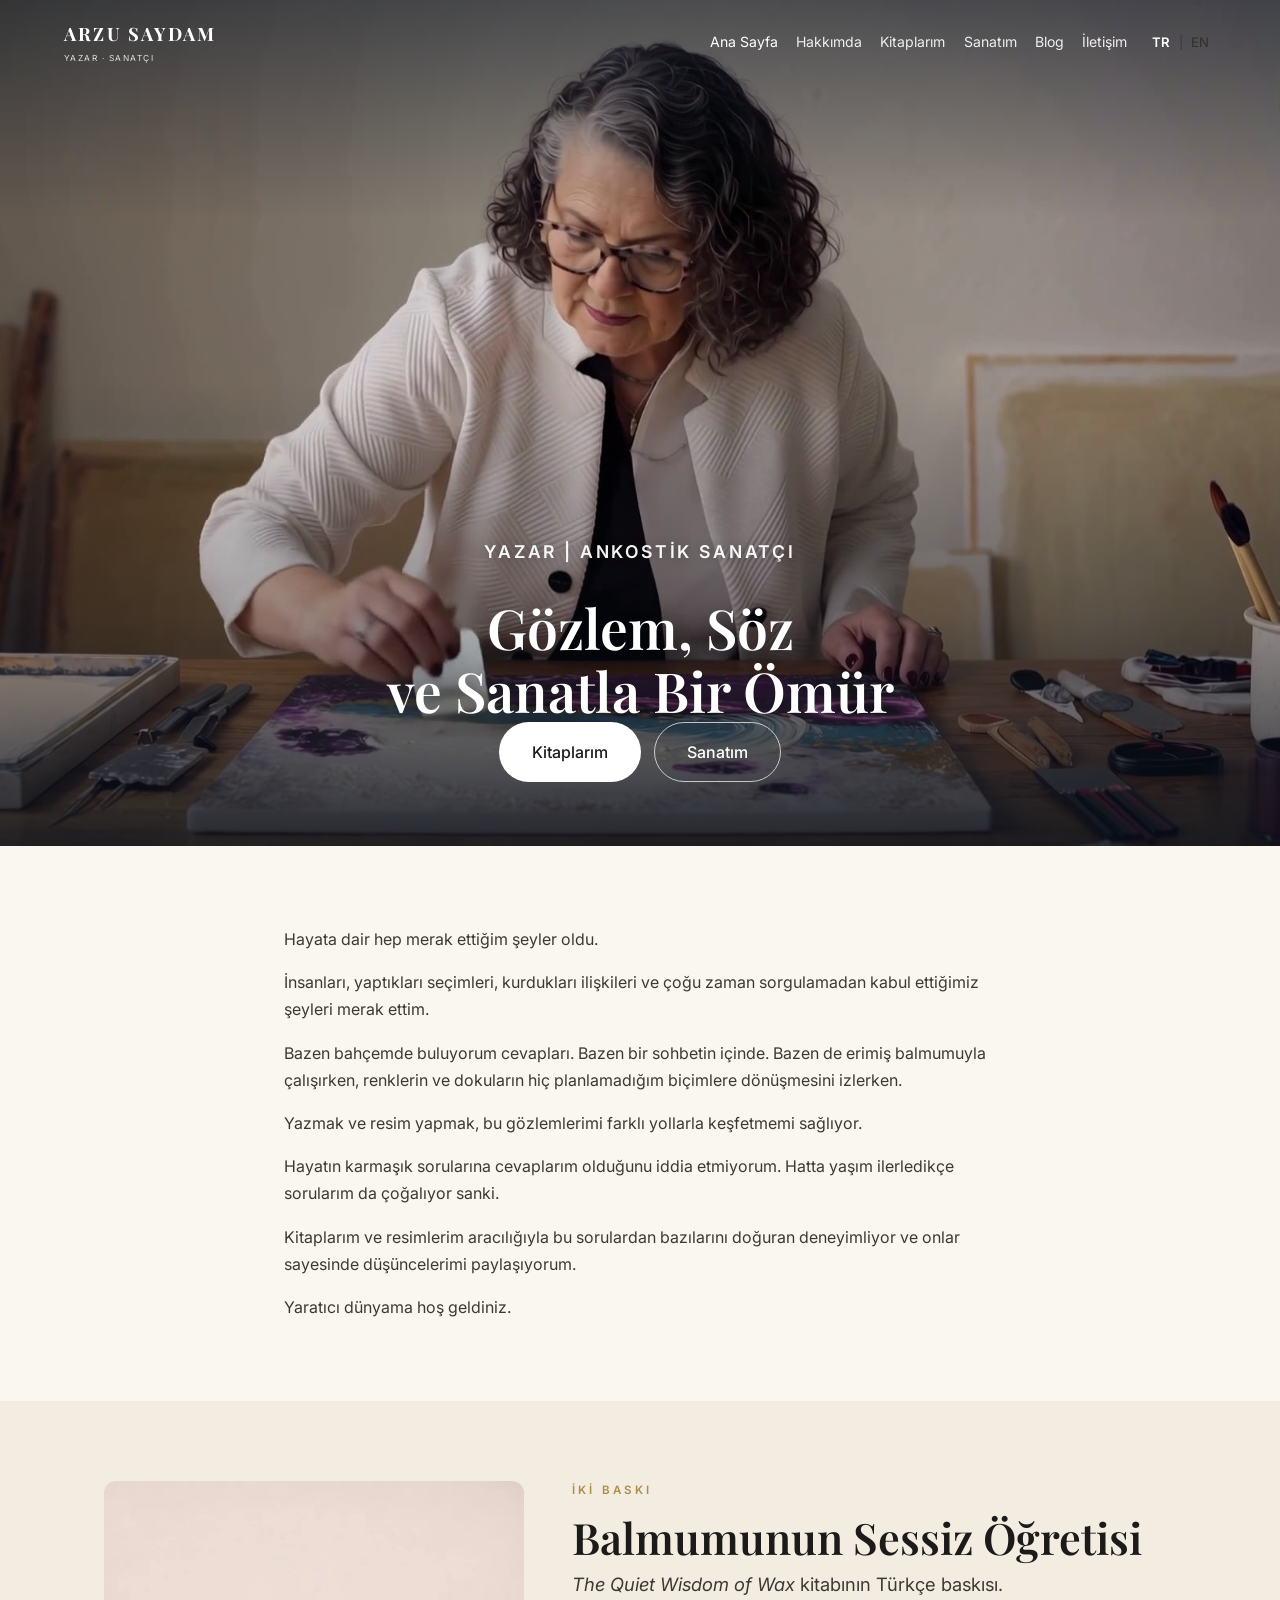
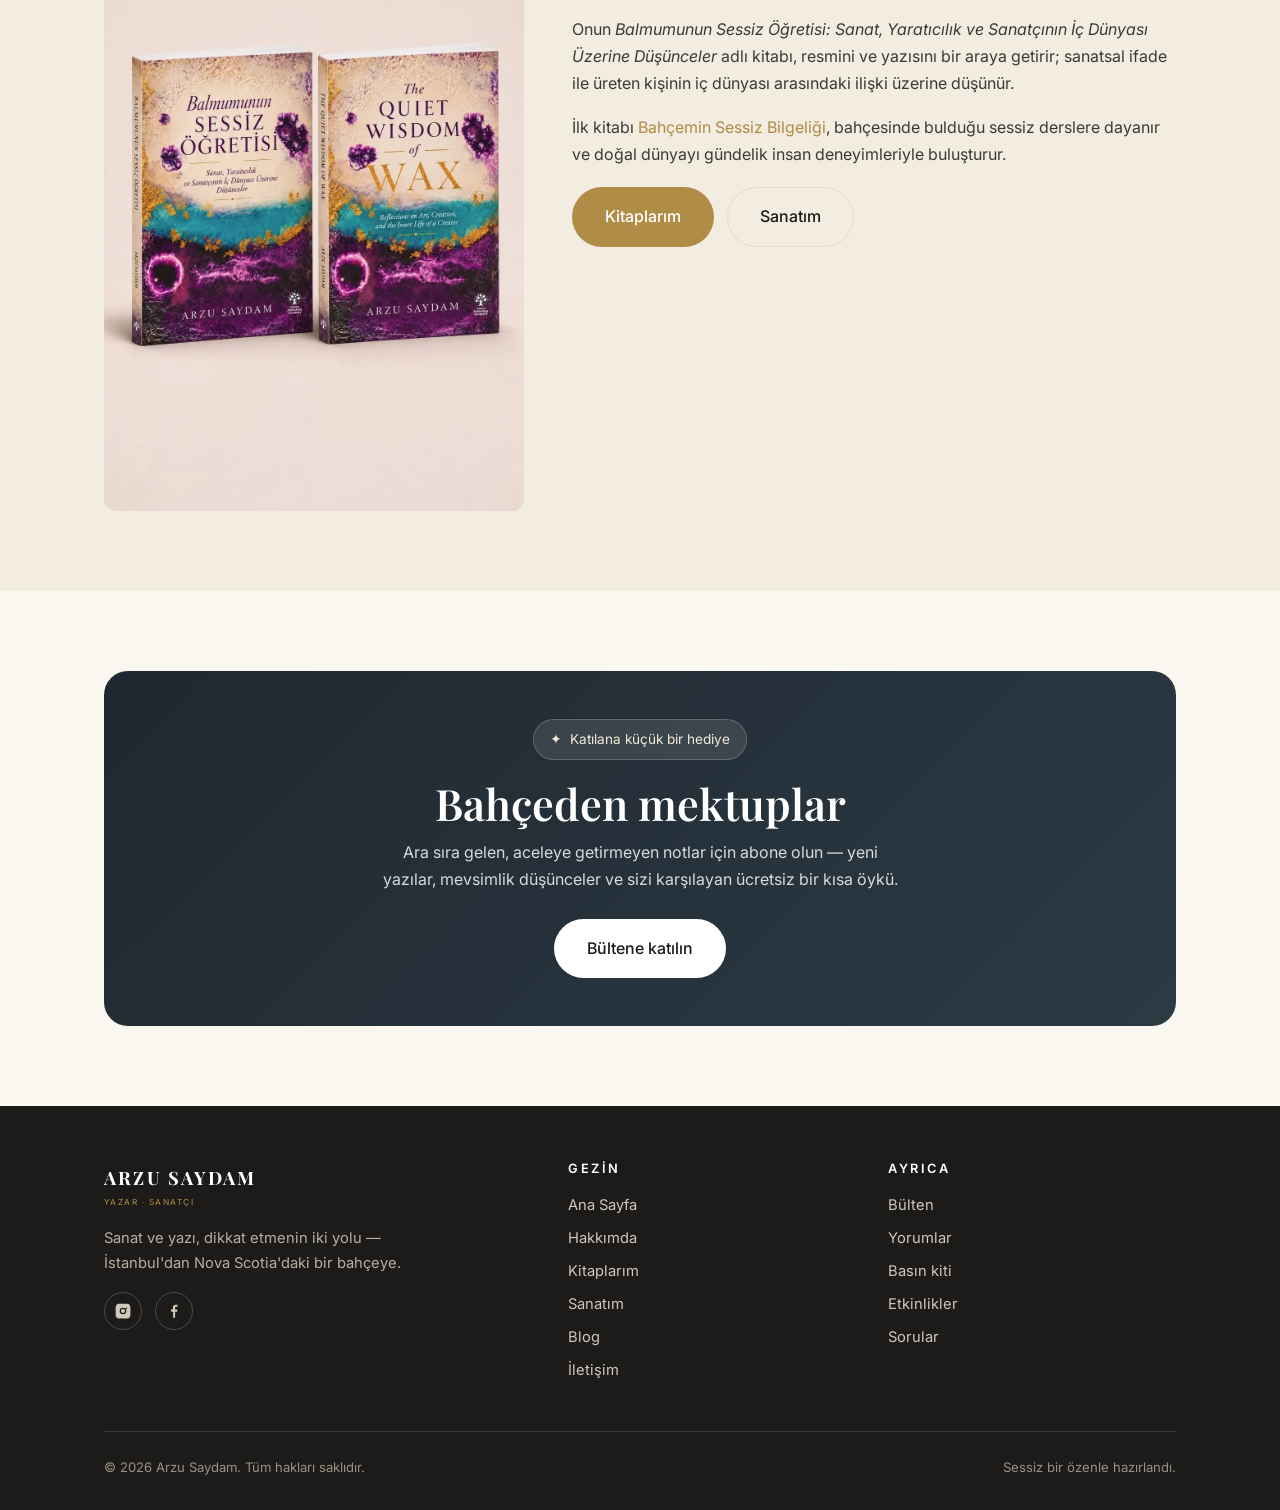
<file: index.html>
<!DOCTYPE html>
<html lang="tr">
<head>
<script>
try{if(localStorage.getItem('lang')==='en'){document.documentElement.classList.add('lang-en');document.documentElement.lang='en';}}catch(e){}
</script>
<meta charset="UTF-8">
<meta name="viewport" content="width=device-width, initial-scale=1.0">
<title>Arzu Saydam — Yazar ve Ankostik Sanatçı</title>
<meta name="description" content="Arzu Saydam is a Canadian author and encaustic artist whose creative work is rooted in curiosity, observation, and a lifelong desire to understand the world around her.">
<meta property="og:type" content="website">
<meta property="og:site_name" content="Arzu Saydam">
<meta property="og:title" content="Arzu Saydam — Yazar ve Ankostik Sanatçı">
<meta property="og:description" content="Arzu Saydam is a Canadian author and encaustic artist whose creative work is rooted in curiosity, observation, and a lifelong desire to understand the world around her.">
<meta property="og:image" content="https://www.arzusaydamauthor.com/assets/og-image.jpg">
<meta property="og:image:width" content="1200">
<meta property="og:image:height" content="630">
<meta property="og:url" content="https://www.arzusaydamauthor.com/">
<meta name="twitter:card" content="summary_large_image">
<meta name="twitter:title" content="Arzu Saydam — Yazar ve Ankostik Sanatçı">
<meta name="twitter:description" content="Arzu Saydam is a Canadian author and encaustic artist whose creative work is rooted in curiosity, observation, and a lifelong desire to understand the world around her.">
<meta name="twitter:image" content="https://www.arzusaydamauthor.com/assets/og-image.jpg">
<link rel="canonical" href="https://www.arzusaydamauthor.com/">
<link rel="icon" href="assets/logo_square.png">
<link href="https://fonts.googleapis.com/css2?family=Inter:wght@400;500;600;700&family=Playfair+Display:ital,wght@0,500;0,600;1,500;1,600&display=swap" rel="stylesheet">
<link rel="stylesheet" href="styles.css">
</head>
<body data-page="home" data-nav="dark">
<a class="skip-link" href="#main">Skip to content</a>
<div id="nav-slot"></div>

<main id="main">

<!-- Hero film: assets/hero-wax.mp4. The garden walk stays at assets/hero-walk.mp4. -->
<header class="hero hero--video">
  <video class="hero-video" autoplay loop muted playsinline poster="assets/hero-wax-poster.jpg" aria-hidden="true">
    <source src="assets/hero-wax.mp4" type="video/mp4">
  </video>
  <div class="v-scrim-top"></div>
  <div class="v-scrim-bottom"></div>

  <div class="hero-content" style="margin-bottom:1rem">
    <p class="hero-role stagger d1"><span data-lang="tr">Yazar | Ankostik Sanatçı</span><span data-lang="en">Author | Encaustic Artist</span></p>
    <h1 class="stagger d2"><span data-lang="tr">Gözlem, Söz<br>ve Sanatla Bir Ömür</span><span data-lang="en">A Life of Observation,<br>Words, and Art</span></h1>
    <div class="hero-cta stagger d4">
      <a href="books.html" class="btn btn-white btn-lg"><span data-lang="tr">Kitaplarım</span><span data-lang="en">My Books</span></a>
      <a href="art.html" class="btn btn-ghost btn-ghost-light btn-lg"><span data-lang="tr">Sanatım</span><span data-lang="en">My Art</span></a>
    </div>
  </div>
</header>

<!-- ===================== INTRO (her homepage write-up) ===================== -->
<section>
  <div class="narrow">
    <div class="prose">
      <p><span data-lang="tr">Hayata dair hep merak ettiğim şeyler oldu.</span><span data-lang="en">I have always been curious about life.</span></p>
      <p><span data-lang="tr">İnsanları, yaptıkları seçimleri, kurdukları ilişkileri ve çoğu zaman sorgulamadan kabul ettiğimiz şeyleri merak ettim.</span><span data-lang="en">About people, their choices, their relationships, and the things we often accept without questioning.</span></p>
      <p><span data-lang="tr">Bazen bahçemde buluyorum cevapları. Bazen bir sohbetin içinde. Bazen de erimiş balmumuyla çalışırken, renklerin ve dokuların hiç planlamadığım biçimlere dönüşmesini izlerken.</span><span data-lang="en">Sometimes, I find answers in my garden. Sometimes, in a conversation. Sometimes, while working with molten wax, watching colours and textures take shapes I never planned.</span></p>
      <p><span data-lang="tr">Yazmak ve resim yapmak, bu gözlemlerimi farklı yollarla keşfetmemi sağlıyor.</span><span data-lang="en">Writing and painting allow me to explore these observations in different ways.</span></p>
      <p><span data-lang="tr">Hayatın karmaşık sorularına cevaplarım olduğunu iddia etmiyorum. Hatta yaşım ilerledikçe sorularım da çoğalıyor sanki.</span><span data-lang="en">I don't claim to have answers to life's complicated questions. In fact, the older I grow, the more questions I seem to have.</span></p>
      <p><span data-lang="tr">Kitaplarım ve resimlerim aracılığıyla bu sorulardan bazılarını doğuran deneyimliyor ve onlar sayesinde düşüncelerimi paylaşıyorum.</span><span data-lang="en">Through my books and paintings, I share some of those questions, along with the experiences and reflections that inspired them.</span></p>
      <p><span data-lang="tr">Yaratıcı dünyama hoş geldiniz.</span><span data-lang="en">Welcome to my creative world.</span></p>
    </div>
  </div>
</section>

<!-- ===================== BOOK 2, softly, with the garden book beside it ===================== -->
<section class="alt">
  <div class="wrap">
    <div class="book">
      <div class="book-media wax-pair-media">
        <picture data-lang="tr">
          <source srcset="assets/books/wax-pair.webp" type="image/webp">
          <img src="assets/books/wax-pair.jpg" width="1024" height="1536" alt="Balmumunun Sessiz Öğretisi ve The Quiet Wisdom of Wax, Arzu Saydam">
        </picture>
        <picture data-lang="en">
          <source srcset="assets/books/wax-pair.webp" type="image/webp">
          <img src="assets/books/wax-pair.jpg" width="1024" height="1536" alt="The Quiet Wisdom of Wax and its Turkish edition, Balmumunun Sessiz Öğretisi, by Arzu Saydam">
        </picture>
      </div>
      <div>
        <div class="section-tag"><span data-lang="tr">İki baskı</span><span data-lang="en">Two editions</span></div>
        <h2 class="section-title" style="margin-bottom:0.35rem"><span data-lang="tr">Balmumunun Sessiz Öğretisi</span><span data-lang="en">The Quiet Wisdom of Wax</span></h2>
        <p class="lead" style="margin-bottom:1rem"><span data-lang="tr"><em>The Quiet Wisdom of Wax</em> kitabının Türkçe baskısı.</span><span data-lang="en">Turkish edition: <em>Balmumunun Sessiz Öğretisi</em></span></p>
        <p style="color:var(--ink-soft);margin-bottom:1rem"><span data-lang="tr">Onun <em>Balmumunun Sessiz Öğretisi: Sanat, Yaratıcılık ve Sanatçının İç Dünyası Üzerine Düşünceler</em> adlı kitabı, resmini ve yazısını bir araya getirir; sanatsal ifade ile üreten kişinin iç dünyası arasındaki ilişki üzerine düşünür.</span><span data-lang="en">Her book <em>The Quiet Wisdom of Wax: Reflections on Art, Creation, and the Inner Life of a Creator</em> brings her painting and writing together, reflecting on the relationship between artistic expression and the inner life of the person creating it.</span></p>
        <p style="color:var(--ink-soft);margin-bottom:1.2rem"><span data-lang="tr">İlk kitabı <a href="books.html#bahcemin-sessiz-bilgeligi" style="color:var(--gold)">Bahçemin Sessiz Bilgeliği</a>, bahçesinde bulduğu sessiz derslere dayanır ve doğal dünyayı gündelik insan deneyimleriyle buluşturur.</span><span data-lang="en">In her first book, <a href="books.html#gentle-wisdom" style="color:var(--gold)">The Gentle Wisdom of My Garden</a>, also published in Turkish as <a href="books.html#bahcemin-sessiz-bilgeligi" style="color:var(--gold)">Bahçemin Sessiz Bilgeliği</a>, she draws upon the quiet lessons found in her garden, connecting the natural world with everyday human experiences.</span></p>
        <div class="hero-cta" style="justify-content:flex-start">
          <a href="books.html#wax-editions" class="btn btn-gold btn-lg"><span data-lang="tr">Kitaplarım</span><span data-lang="en">My Books</span></a>
          <a href="art.html" class="btn btn-ghost btn-lg"><span data-lang="tr">Sanatım</span><span data-lang="en">My Art</span></a>
        </div>
      </div>
    </div>
  </div>
</section>

<!-- ===================== NEWSLETTER BAND ===================== -->
<section>
  <div class="wrap">
    <div class="band">
      <span class="gift">✦ <span data-lang="tr">Katılana küçük bir hediye</span><span data-lang="en">A free gift when you join</span></span>
      <h2 class="section-title" style="margin-bottom:0.6rem"><span data-lang="tr">Bahçeden mektuplar</span><span data-lang="en">Letters from the garden</span></h2>
      <p style="max-width:520px;margin:0 auto 1.6rem"><span data-lang="tr">Ara sıra gelen, aceleye getirmeyen notlar için abone olun — yeni yazılar, mevsimlik düşünceler ve sizi karşılayan ücretsiz bir kısa öykü.</span><span data-lang="en">Subscribe for occasional, unhurried notes — new writing, seasonal reflections, and a free short story to welcome you.</span></p>
      <a href="newsletter.html" class="btn btn-white btn-lg"><span data-lang="tr">Bültene katılın</span><span data-lang="en">Join the newsletter</span></a>
    </div>
  </div>
</section>

</main>

<div id="footer-slot"></div>
<script src="partials.js"></script>
</body>
</html>
</file>
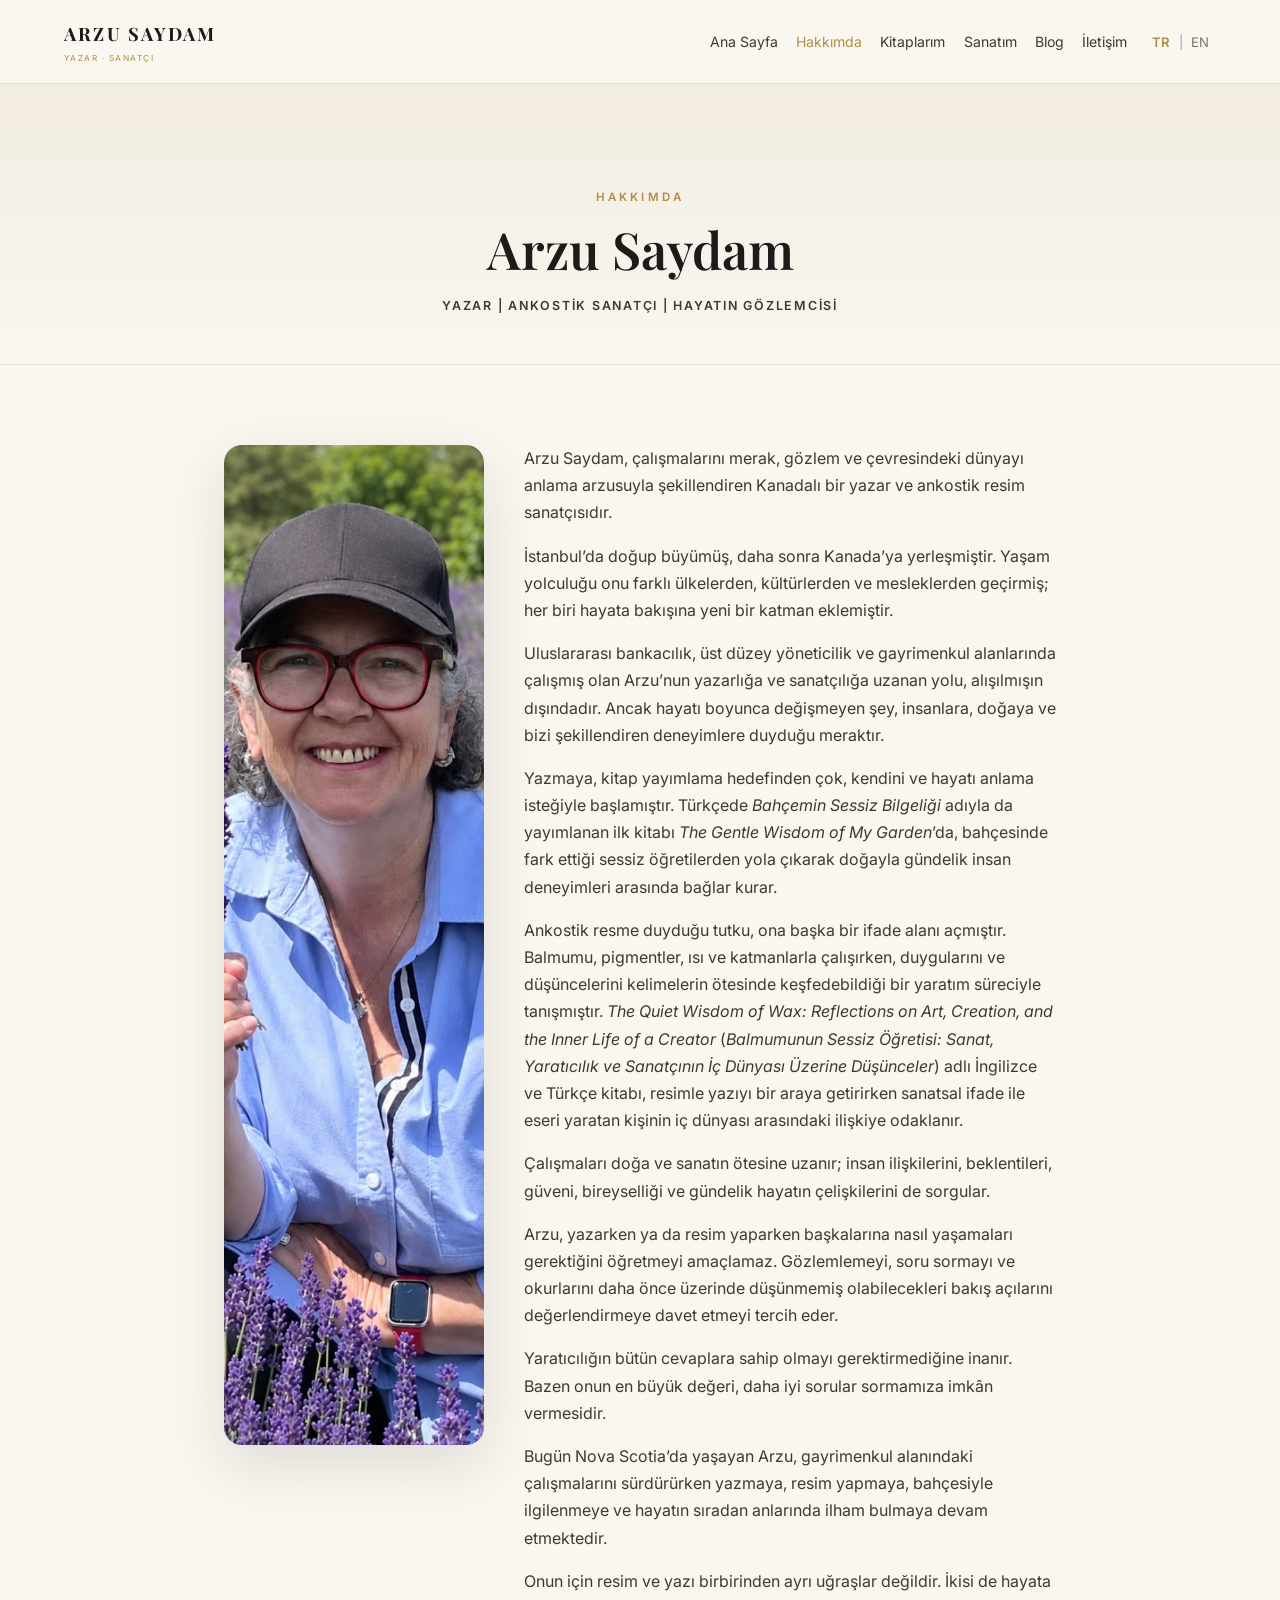
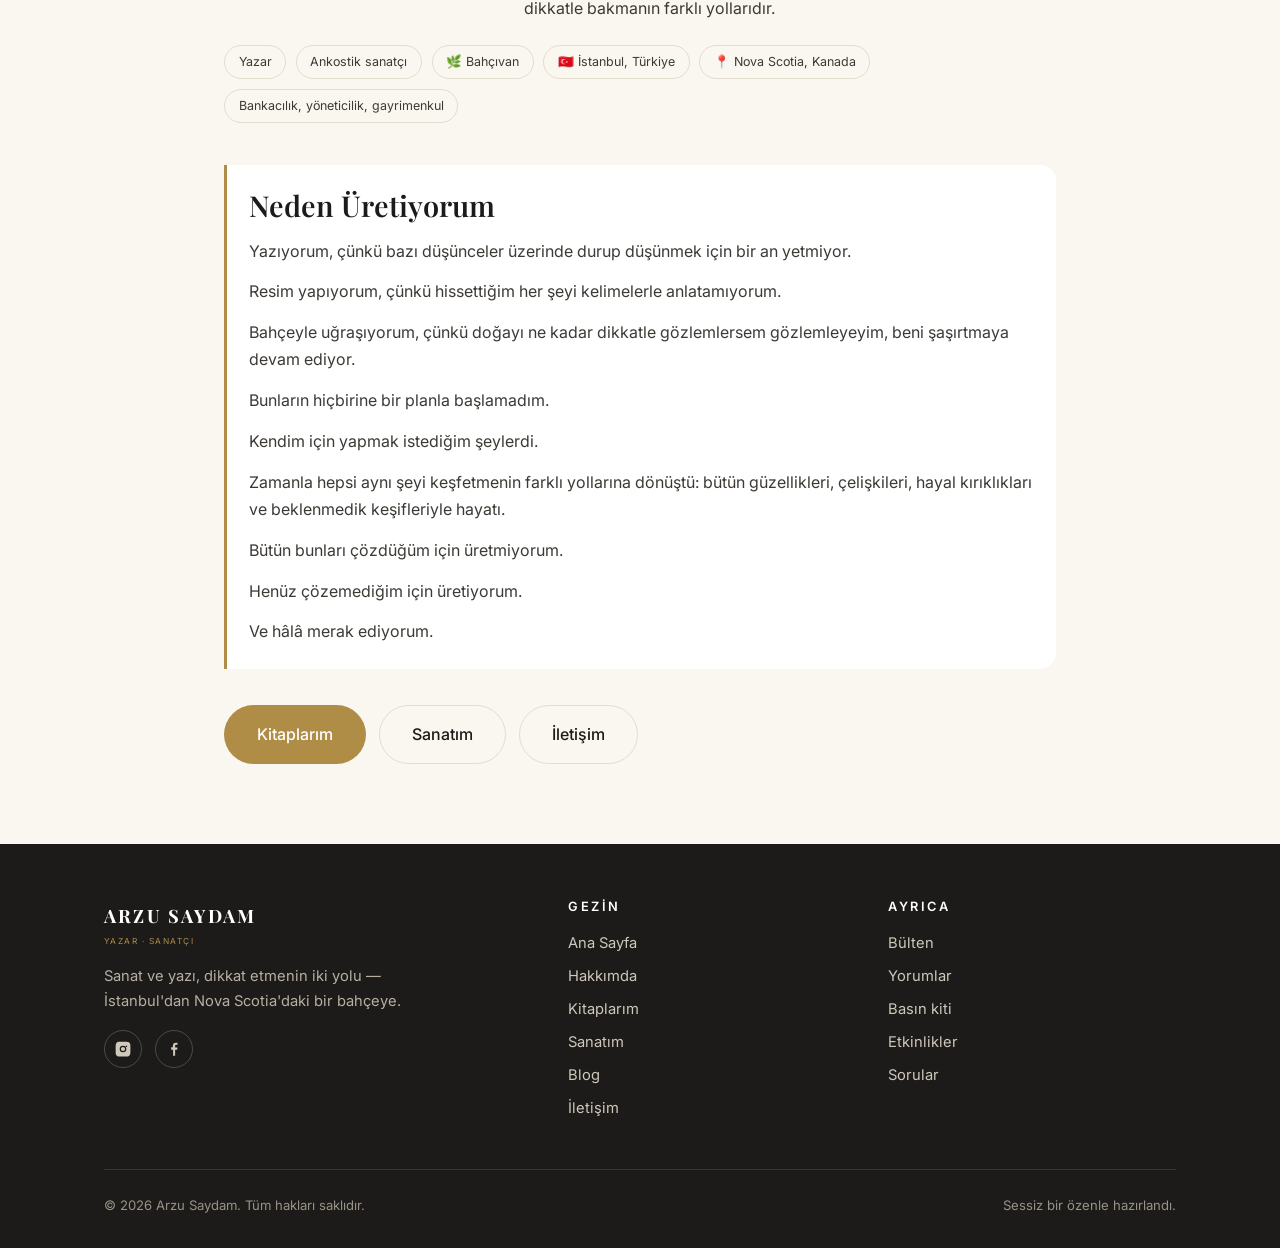
<file: about.html>
<!DOCTYPE html>
<html lang="tr">
<head>
<script>
try{if(localStorage.getItem('lang')==='en'){document.documentElement.classList.add('lang-en');document.documentElement.lang='en';}}catch(e){}
</script>
<meta charset="UTF-8">
<meta name="viewport" content="width=device-width, initial-scale=1.0">
<title>Hakkımda — Arzu Saydam</title>
<meta name="description" content="Arzu Saydam, merak, gözlem ve çevresindeki dünyayı anlama arzusuna dayanan Kanadalı bir yazar ve ankostik sanatçıdır. İstanbul'da doğdu; bugün Nova Scotia'da yazıyor, resim yapıyor ve bahçesiyle ilgileniyor.">
<meta property="og:type" content="profile">
<meta property="og:site_name" content="Arzu Saydam">
<meta property="og:title" content="Hakkımda — Arzu Saydam">
<meta property="og:description" content="Arzu Saydam, merak, gözlem ve çevresindeki dünyayı anlama arzusuna dayanan Kanadalı bir yazar ve ankostik sanatçıdır. İstanbul'da doğdu; bugün Nova Scotia'da yazıyor, resim yapıyor ve bahçesiyle ilgileniyor.">
<meta property="og:image" content="https://www.arzusaydamauthor.com/assets/og-image.jpg">
<meta property="og:image:width" content="1200">
<meta property="og:image:height" content="630">
<meta property="og:url" content="https://www.arzusaydamauthor.com/about.html">
<meta name="twitter:card" content="summary_large_image">
<meta name="twitter:title" content="Hakkımda — Arzu Saydam">
<meta name="twitter:description" content="Arzu Saydam, merak, gözlem ve çevresindeki dünyayı anlama arzusuna dayanan Kanadalı bir yazar ve ankostik sanatçıdır. İstanbul'da doğdu; bugün Nova Scotia'da yazıyor, resim yapıyor ve bahçesiyle ilgileniyor.">
<meta name="twitter:image" content="https://www.arzusaydamauthor.com/assets/og-image.jpg">
<link rel="canonical" href="https://www.arzusaydamauthor.com/about.html">
<link rel="icon" href="assets/logo_square.png?v=2">
<link rel="preconnect" href="https://fonts.googleapis.com">
<link rel="preconnect" href="https://fonts.gstatic.com" crossorigin>
<link href="https://fonts.googleapis.com/css2?family=Inter:wght@400;500;600;700&family=Playfair+Display:ital,wght@0,500;0,600;1,500;1,600&display=swap" rel="stylesheet">
<link rel="stylesheet" href="styles.css">
<script type="application/ld+json">
{
  "@context": "https://schema.org",
  "@type": "Person",
  "name": "Arzu Saydam",
  "url": "https://www.arzusaydamauthor.com/about.html",
  "image": "https://www.arzusaydamauthor.com/assets/arzu.jpg",
  "jobTitle": ["Author", "Encaustic artist"],
  "description": "Arzu Saydam is a Canadian author and encaustic artist whose creative work is rooted in curiosity, observation, and a lifelong desire to understand the world around her.",
  "birthPlace": { "@type": "Place", "name": "Istanbul, Türkiye" },
  "homeLocation": { "@type": "Place", "name": "Nova Scotia, Canada" },
  "sameAs": [
    "https://www.instagram.com/arzusaydam",
    "https://facebook.com/n.arzusaydam"
  ]
}
</script>
</head>
<body data-page="about">
<a class="skip-link" href="#main">Skip to content</a>
<div id="nav-slot"></div>

<main id="main">

<div class="page-head">
  <div class="section-tag"><span data-lang="tr">Hakkımda</span><span data-lang="en">About Me</span></div>
  <h1>Arzu Saydam</h1>
  <p class="role-line"><span data-lang="tr">Yazar | Ankostik Sanatçı | Hayatın Gözlemcisi</span><span data-lang="en">Author | Encaustic Artist | Observer of Life</span></p>
</div>

<section>
  <div class="narrow" style="max-width:880px">
    <div class="profile">
      <div>
        <div class="portrait">
          <img src="assets/arzu.jpg" alt="Arzu Saydam" width="800" height="1000">
        </div>
      </div>
      <div class="prose">
        <p><span data-lang="tr">Arzu Saydam, çalışmalarını merak, gözlem ve çevresindeki dünyayı anlama arzusuyla şekillendiren Kanadalı bir yazar ve ankostik resim sanatçısıdır.</span><span data-lang="en">Arzu Saydam is a Canadian author and encaustic artist whose creative work is rooted in curiosity, observation, and a lifelong desire to understand the world around her.</span></p>
        <p><span data-lang="tr">İstanbul’da doğup büyümüş, daha sonra Kanada’ya yerleşmiştir. Yaşam yolculuğu onu farklı ülkelerden, kültürlerden ve mesleklerden geçirmiş; her biri hayata bakışına yeni bir katman eklemiştir.</span><span data-lang="en">Born and raised in Istanbul, Türkiye, she later made Canada her home. Her journey has taken her through different countries, cultures, and professions, each adding another layer to the way she sees life.</span></p>
        <p><span data-lang="tr">Uluslararası bankacılık, üst düzey yöneticilik ve gayrimenkul alanlarında çalışmış olan Arzu’nun yazarlığa ve sanatçılığa uzanan yolu, alışılmışın dışındadır. Ancak hayatı boyunca değişmeyen şey, insanlara, doğaya ve bizi şekillendiren deneyimlere duyduğu meraktır.</span><span data-lang="en">With a background in international banking, senior management, and real estate, Arzu's path to becoming an author and artist has been anything but conventional. Yet throughout her life, one thing has remained constant: her curiosity about people, nature, and the experiences that shape us.</span></p>
        <p><span data-lang="tr">Yazmaya, kitap yayımlama hedefinden çok, kendini ve hayatı anlama isteğiyle başlamıştır. Türkçede <em>Bahçemin Sessiz Bilgeliği</em> adıyla da yayımlanan ilk kitabı <em>The Gentle Wisdom of My Garden</em>’da, bahçesinde fark ettiği sessiz öğretilerden yola çıkarak doğayla gündelik insan deneyimleri arasında bağlar kurar.</span><span data-lang="en">Her writing began as a personal exploration rather than a pursuit of publication. In her first book, <em>The Gentle Wisdom of My Garden</em>, also published in Turkish as <em>Bahçemin Sessiz Bilgeliği</em>, she draws upon the quiet lessons found in her garden, connecting the natural world with everyday human experiences.</span></p>
        <p><span data-lang="tr">Ankostik resme duyduğu tutku, ona başka bir ifade alanı açmıştır. Balmumu, pigmentler, ısı ve katmanlarla çalışırken, duygularını ve düşüncelerini kelimelerin ötesinde keşfedebildiği bir yaratım süreciyle tanışmıştır. <em>The Quiet Wisdom of Wax: Reflections on Art, Creation, and the Inner Life of a Creator</em> (<em>Balmumunun Sessiz Öğretisi: Sanat, Yaratıcılık ve Sanatçının İç Dünyası Üzerine Düşünceler</em>) adlı İngilizce ve Türkçe kitabı, resimle yazıyı bir araya getirirken sanatsal ifade ile eseri yaratan kişinin iç dünyası arasındaki ilişkiye odaklanır.</span><span data-lang="en">Her passion for encaustic painting opened another avenue of expression. Working with beeswax, pigments, heat, and layers, she discovered a creative process that allowed her to explore emotions and ideas beyond words. Her book <em>The Quiet Wisdom of Wax: Reflections on Art, Creation, and the Inner Life of a Creator</em> brings her painting and writing together, reflecting on the relationship between artistic expression and the inner life of the person creating it.</span></p>
        <p><span data-lang="tr">Çalışmaları doğa ve sanatın ötesine uzanır; insan ilişkilerini, beklentileri, güveni, bireyselliği ve gündelik hayatın çelişkilerini de sorgular.</span><span data-lang="en">Her work extends beyond nature and art into questions about human relationships, expectations, trust, individuality, and the contradictions of everyday life.</span></p>
        <p><span data-lang="tr">Arzu, yazarken ya da resim yaparken başkalarına nasıl yaşamaları gerektiğini öğretmeyi amaçlamaz. Gözlemlemeyi, soru sormayı ve okurlarını daha önce üzerinde düşünmemiş olabilecekleri bakış açılarını değerlendirmeye davet etmeyi tercih eder.</span><span data-lang="en">Arzu does not approach writing or painting with the intention of teaching others how to live. She prefers to observe, question, and invite readers to consider perspectives they may not have explored before.</span></p>
        <p><span data-lang="tr">Yaratıcılığın bütün cevaplara sahip olmayı gerektirmediğine inanır. Bazen onun en büyük değeri, daha iyi sorular sormamıza imkân vermesidir.</span><span data-lang="en">She believes that creativity does not require us to have all the answers. Sometimes, its greatest value lies in allowing us to ask better questions.</span></p>
        <p><span data-lang="tr">Bugün Nova Scotia’da yaşayan Arzu, gayrimenkul alanındaki çalışmalarını sürdürürken yazmaya, resim yapmaya, bahçesiyle ilgilenmeye ve hayatın sıradan anlarında ilham bulmaya devam etmektedir.</span><span data-lang="en">Today, Arzu lives in Nova Scotia, where she continues to work in real estate while writing, painting, gardening, and finding inspiration in the ordinary moments of life.</span></p>
        <p><span data-lang="tr">Onun için resim ve yazı birbirinden ayrı uğraşlar değildir. İkisi de hayata dikkatle bakmanın farklı yollarıdır.</span><span data-lang="en">For her, art and writing are not separate pursuits. They are simply different ways of paying attention.</span></p>
      </div>
    </div>
    <div class="formats profile-chips">
      <span class="chip"><span data-lang="tr">Yazar</span><span data-lang="en">Author</span></span>
      <span class="chip"><span data-lang="tr">Ankostik sanatçı</span><span data-lang="en">Encaustic artist</span></span>
      <span class="chip">🌿 <span data-lang="tr">Bahçıvan</span><span data-lang="en">Gardener</span></span>
      <span class="chip">🇹🇷 <span data-lang="tr">İstanbul, Türkiye</span><span data-lang="en">Istanbul, Türkiye</span></span>
      <span class="chip">📍 <span data-lang="tr">Nova Scotia, Kanada</span><span data-lang="en">Nova Scotia, Canada</span></span>
      <span class="chip"><span data-lang="tr">Bankacılık, yöneticilik, gayrimenkul</span><span data-lang="en">Banking, management, real estate</span></span>
    </div>

    <div class="statement">
      <h2 class="section-title" style="font-size:1.8rem"><span data-lang="tr">Neden Üretiyorum</span><span data-lang="en">Why I Create</span></h2>
      <p><span data-lang="tr">Yazıyorum, çünkü bazı düşünceler üzerinde durup düşünmek için bir an yetmiyor.</span><span data-lang="en">I write because some thoughts deserve more attention than a passing moment allows.</span></p>
      <p><span data-lang="tr">Resim yapıyorum, çünkü hissettiğim her şeyi kelimelerle anlatamıyorum.</span><span data-lang="en">I paint because not everything I feel can be expressed through words.</span></p>
      <p><span data-lang="tr">Bahçeyle uğraşıyorum, çünkü doğayı ne kadar dikkatle gözlemlersem gözlemleyeyim, beni şaşırtmaya devam ediyor.</span><span data-lang="en">I garden because nature continues to surprise me, no matter how carefully I observe it.</span></p>
      <p><span data-lang="tr">Bunların hiçbirine bir planla başlamadım.</span><span data-lang="en">None of these activities began as a business plan.</span></p>
      <p><span data-lang="tr">Kendim için yapmak istediğim şeylerdi.</span><span data-lang="en">They began as something I wanted to do for myself.</span></p>
      <p><span data-lang="tr">Zamanla hepsi aynı şeyi keşfetmenin farklı yollarına dönüştü: bütün güzellikleri, çelişkileri, hayal kırıklıkları ve beklenmedik keşifleriyle hayatı.</span><span data-lang="en">Over time, they became different ways of exploring the same thing: life, with all its beauty, contradictions, disappointments, and unexpected discoveries.</span></p>
      <p><span data-lang="tr">Bütün bunları çözdüğüm için üretmiyorum.</span><span data-lang="en">I don't create because I have mastered any of it.</span></p>
      <p><span data-lang="tr">Henüz çözemediğim için üretiyorum.</span><span data-lang="en">I create because I haven't.</span></p>
      <p><span data-lang="tr">Ve hâlâ merak ediyorum.</span><span data-lang="en">And I am still curious.</span></p>
    </div>

    <div class="hero-cta" style="justify-content:flex-start;margin-top:2.2rem">
      <a href="books.html" class="btn btn-gold btn-lg"><span data-lang="tr">Kitaplarım</span><span data-lang="en">My Books</span></a>
      <a href="art.html" class="btn btn-ghost btn-lg"><span data-lang="tr">Sanatım</span><span data-lang="en">My Art</span></a>
      <a href="contact.html" class="btn btn-ghost btn-lg"><span data-lang="tr">İletişim</span><span data-lang="en">Contact</span></a>
    </div>
  </div>
</section>

</main>

<div id="footer-slot"></div>
<script src="partials.js"></script>
</body>
</html>
</file>
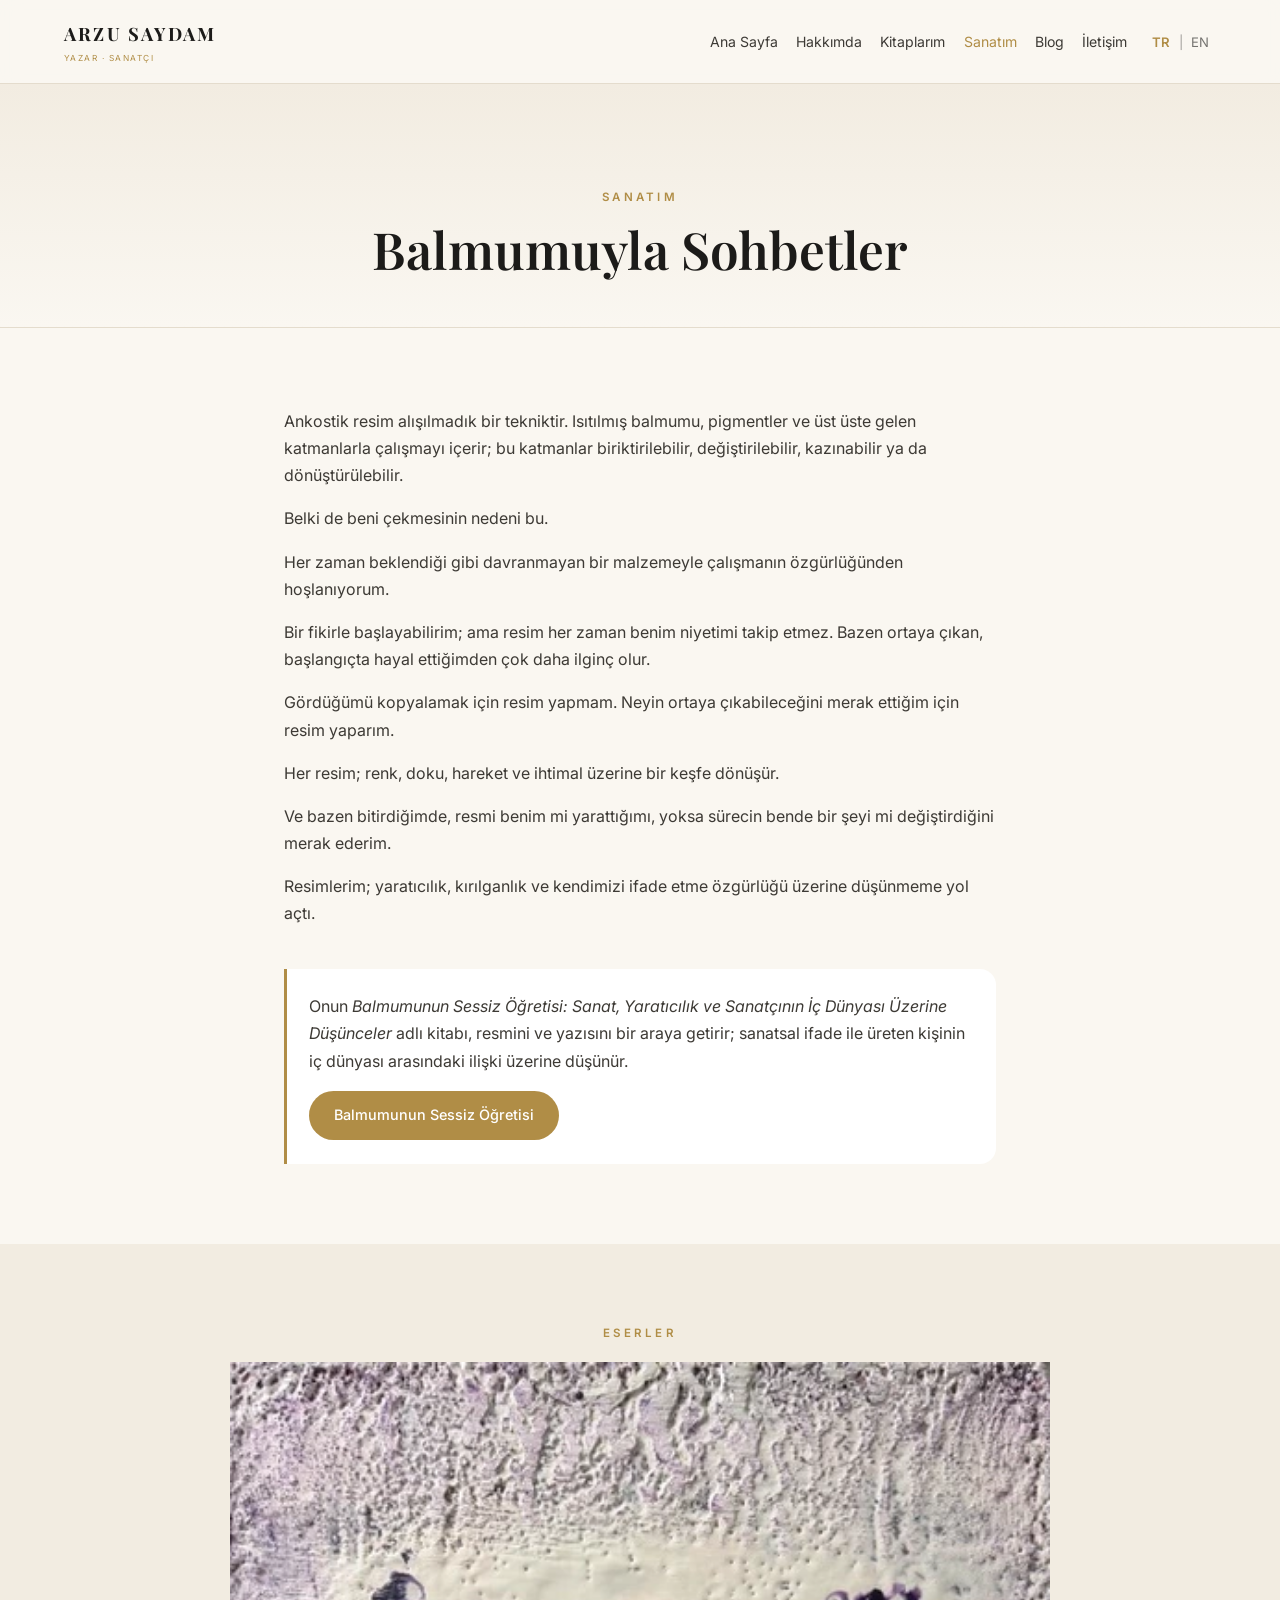
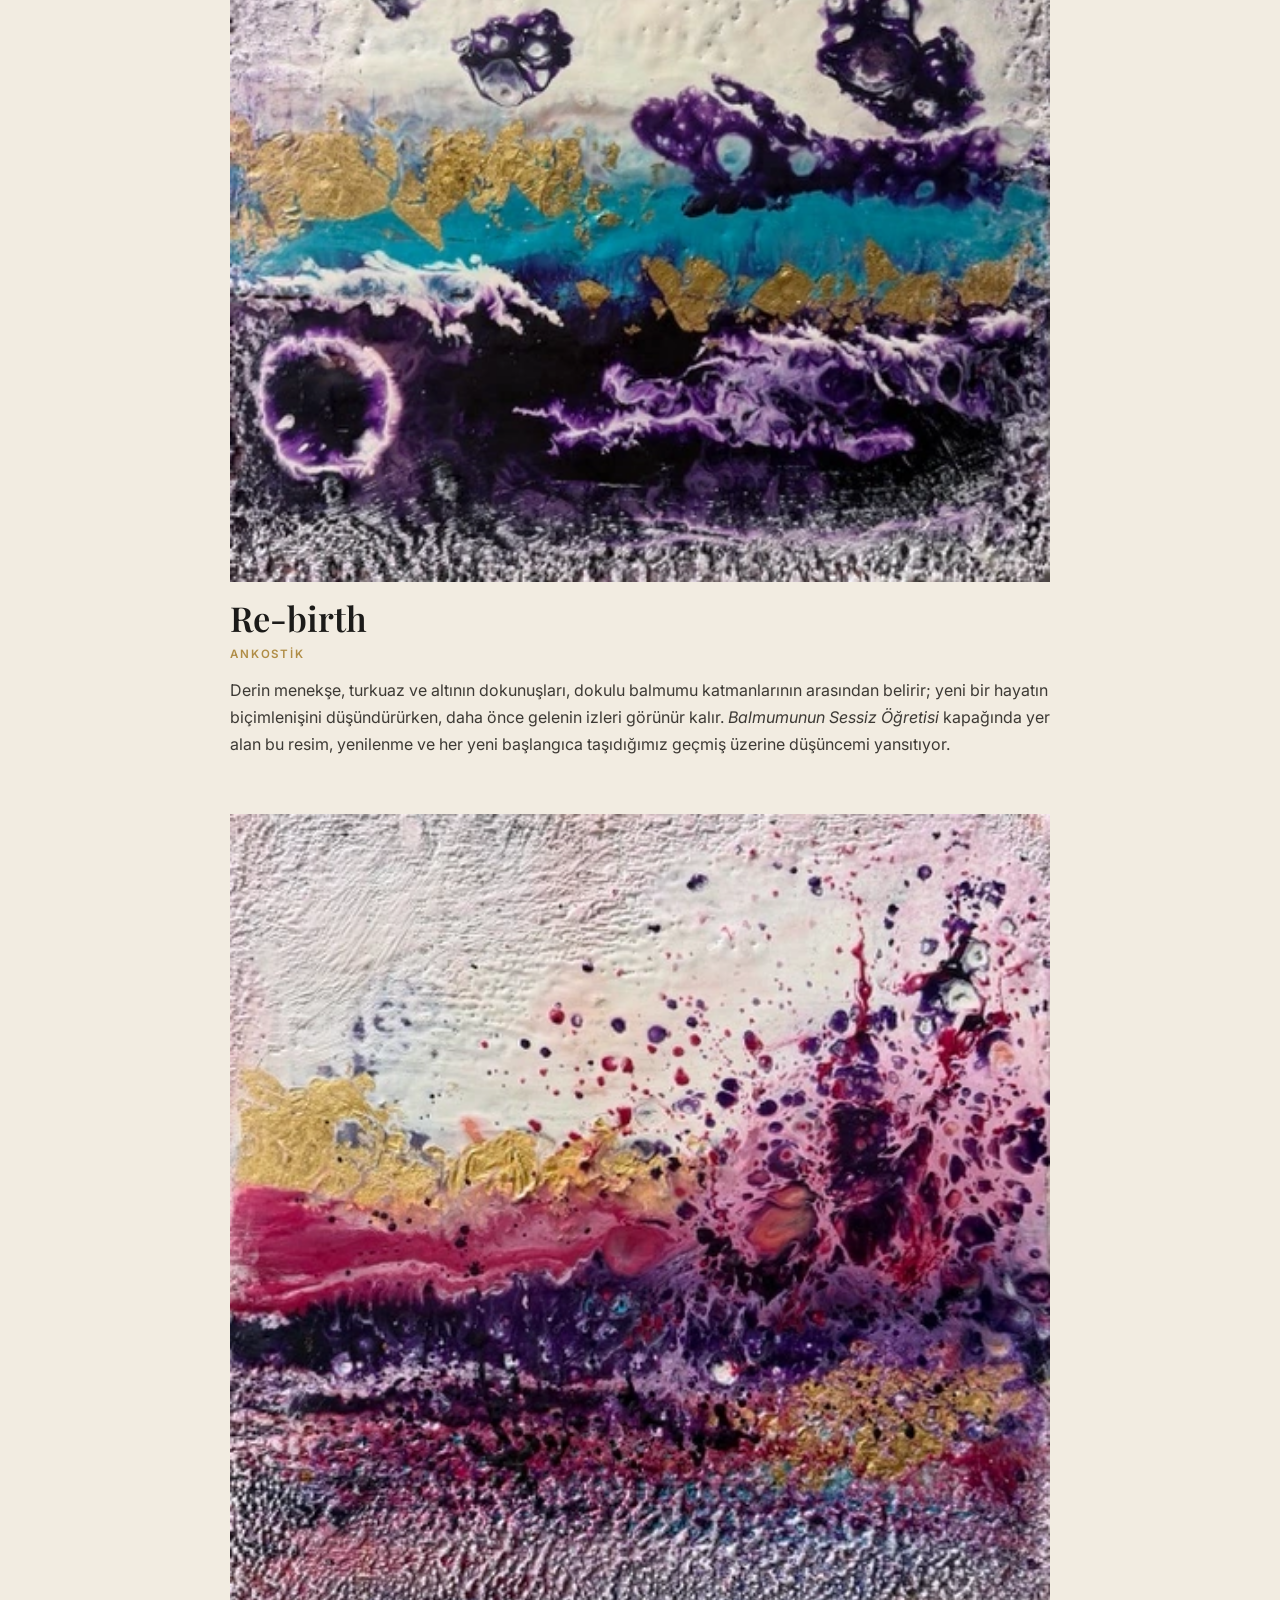
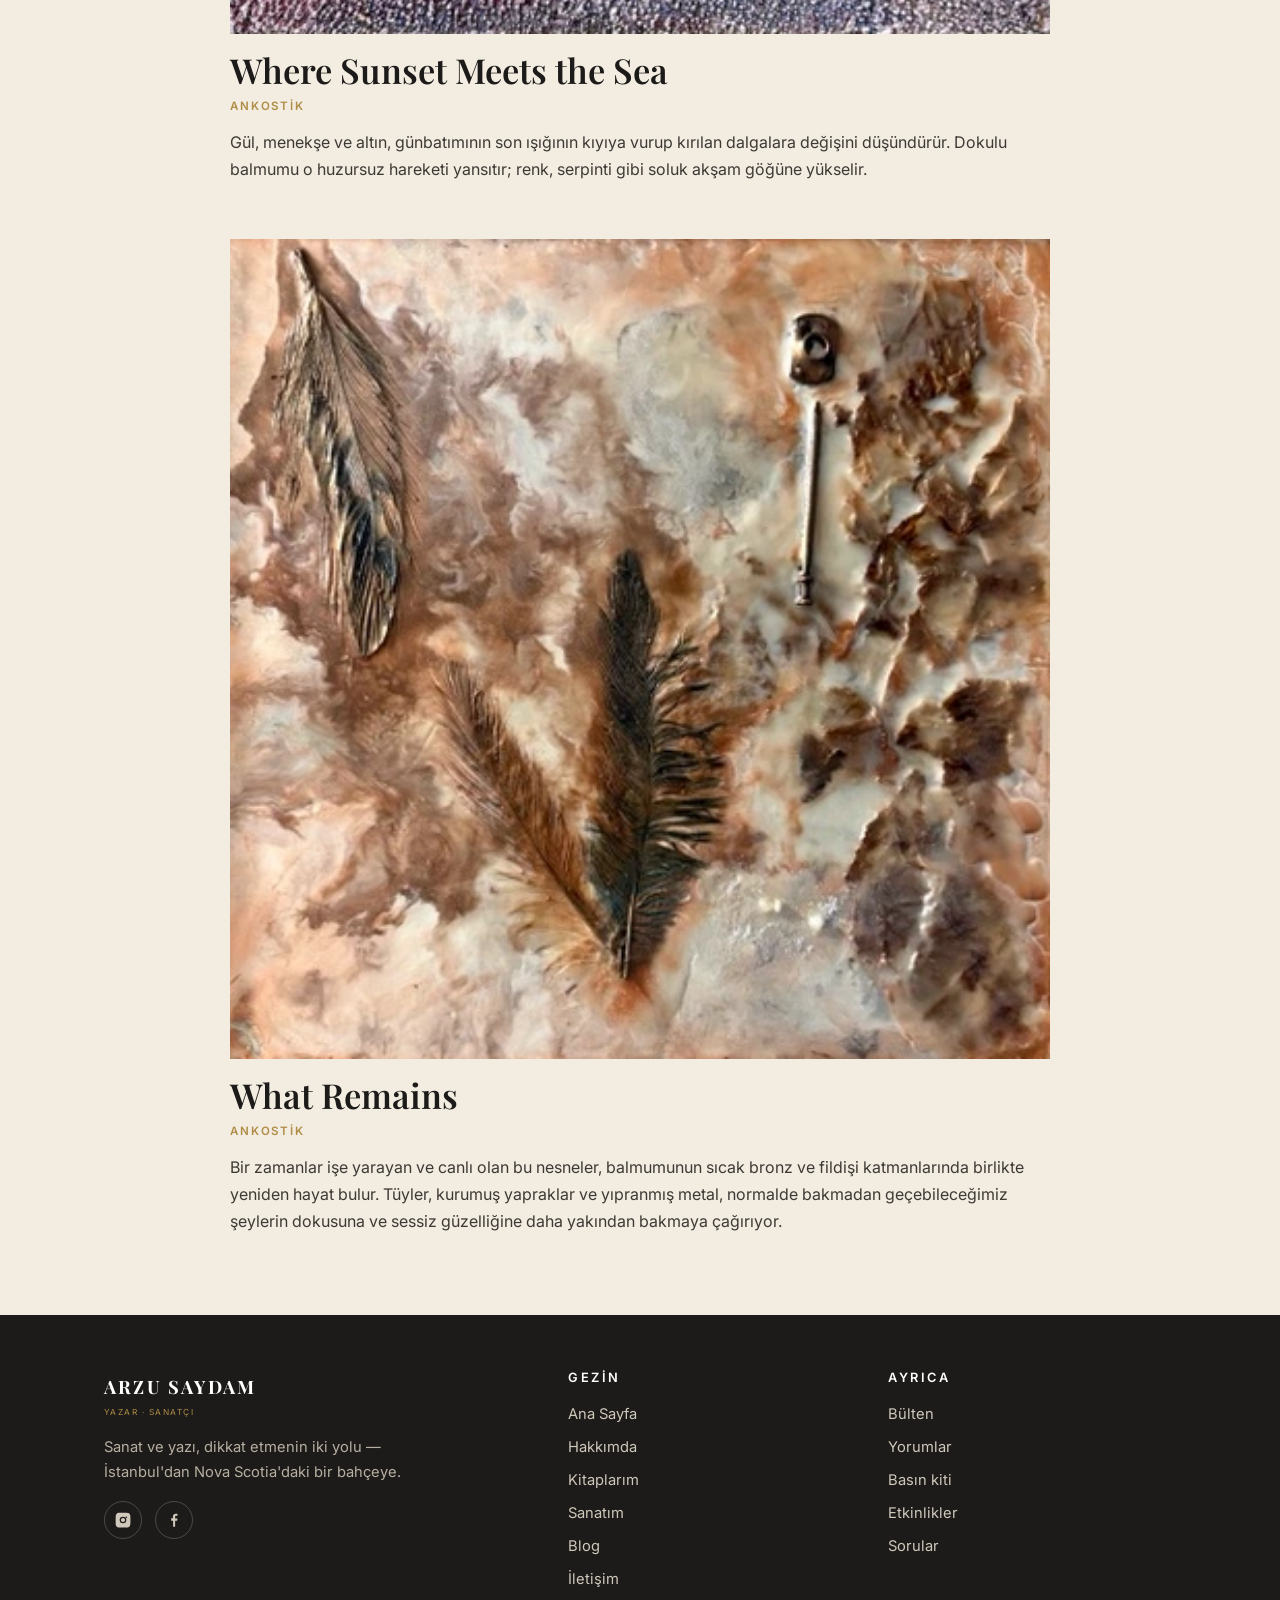
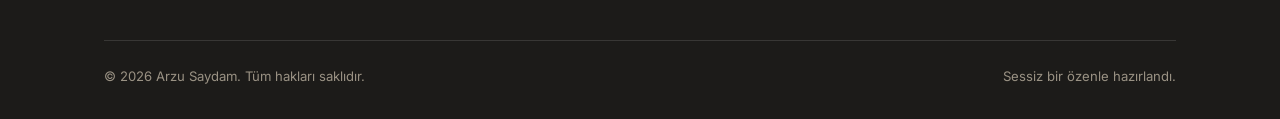
<file: art.html>
<!DOCTYPE html>
<html lang="tr">
<head>
<script>
try{if(localStorage.getItem('lang')==='en'){document.documentElement.classList.add('lang-en');document.documentElement.lang='en';}}catch(e){}
</script>
<meta charset="UTF-8">
<meta name="viewport" content="width=device-width, initial-scale=1.0">
<title>Sanatım — Arzu Saydam</title>
<meta name="description" content="Arzu Saydam'ın ankostik resimleri: Re-birth, Where Sunset Meets the Sea ve What Remains.">
<meta property="og:type" content="website">
<meta property="og:site_name" content="Arzu Saydam">
<meta property="og:title" content="Sanatım — Arzu Saydam">
<meta property="og:description" content="Arzu Saydam'ın ankostik resimleri: Re-birth, Where Sunset Meets the Sea ve What Remains.">
<meta property="og:image" content="https://www.arzusaydamauthor.com/assets/og-image.jpg">
<meta property="og:image:width" content="1200">
<meta property="og:image:height" content="630">
<meta property="og:url" content="https://www.arzusaydamauthor.com/art.html">
<meta name="twitter:card" content="summary_large_image">
<meta name="twitter:title" content="Sanatım — Arzu Saydam">
<meta name="twitter:description" content="Arzu Saydam'ın ankostik resimleri: Re-birth, Where Sunset Meets the Sea ve What Remains.">
<meta name="twitter:image" content="https://www.arzusaydamauthor.com/assets/og-image.jpg">
<link rel="canonical" href="https://www.arzusaydamauthor.com/art.html">
<link rel="icon" href="assets/logo_square.png?v=2">
<link rel="preconnect" href="https://fonts.googleapis.com">
<link rel="preconnect" href="https://fonts.gstatic.com" crossorigin>
<link href="https://fonts.googleapis.com/css2?family=Inter:wght@400;500;600;700&family=Playfair+Display:ital,wght@0,500;0,600;1,500;1,600&display=swap" rel="stylesheet">
<link rel="stylesheet" href="styles.css">
</head>
<body data-page="art">
<a class="skip-link" href="#main">Skip to content</a>
<div id="nav-slot"></div>

<main id="main">

<div class="page-head">
  <div class="section-tag"><span data-lang="tr">Sanatım</span><span data-lang="en">My Art</span></div>
  <h1><span data-lang="tr">Balmumuyla Sohbetler</span><span data-lang="en">Conversations with Wax</span></h1>
</div>

<section>
  <div class="narrow">
    <div class="prose">
      <p><span data-lang="tr">Ankostik resim alışılmadık bir tekniktir. Isıtılmış balmumu, pigmentler ve üst üste gelen katmanlarla çalışmayı içerir; bu katmanlar biriktirilebilir, değiştirilebilir, kazınabilir ya da dönüştürülebilir.</span><span data-lang="en">Encaustic painting is an unusual medium. It involves working with heated beeswax, pigments, and layers that can be built, altered, scraped away, or transformed.</span></p>
      <p><span data-lang="tr">Belki de beni çekmesinin nedeni bu.</span><span data-lang="en">Perhaps that is why it appeals to me.</span></p>
      <p><span data-lang="tr">Her zaman beklendiği gibi davranmayan bir malzemeyle çalışmanın özgürlüğünden hoşlanıyorum.</span><span data-lang="en">I enjoy the freedom of working with a material that doesn't always behave as expected.</span></p>
      <p><span data-lang="tr">Bir fikirle başlayabilirim; ama resim her zaman benim niyetimi takip etmez. Bazen ortaya çıkan, başlangıçta hayal ettiğimden çok daha ilginç olur.</span><span data-lang="en">I may begin with an idea, but the painting doesn't necessarily follow my intentions. Sometimes, what emerges is far more interesting than what I originally imagined.</span></p>
      <p><span data-lang="tr">Gördüğümü kopyalamak için resim yapmam. Neyin ortaya çıkabileceğini merak ettiğim için resim yaparım.</span><span data-lang="en">I don't paint to reproduce what I see. I paint because I am curious about what might appear.</span></p>
      <p><span data-lang="tr">Her resim; renk, doku, hareket ve ihtimal üzerine bir keşfe dönüşür.</span><span data-lang="en">Each painting becomes an exploration of colour, texture, movement, and possibility.</span></p>
      <p><span data-lang="tr">Ve bazen bitirdiğimde, resmi benim mi yarattığımı, yoksa sürecin bende bir şeyi mi değiştirdiğini merak ederim.</span><span data-lang="en">And sometimes, when I finish, I find myself wondering whether I created the painting or whether the process changed something in me.</span></p>
      <p><span data-lang="tr">Resimlerim; yaratıcılık, kırılganlık ve kendimizi ifade etme özgürlüğü üzerine düşünmeme yol açtı.</span><span data-lang="en">My paintings led me to reflect on creativity, vulnerability, and the freedom to express ourselves.</span></p>
    </div>
    <div class="statement">
      <p><span data-lang="tr">Onun <em>Balmumunun Sessiz Öğretisi: Sanat, Yaratıcılık ve Sanatçının İç Dünyası Üzerine Düşünceler</em> adlı kitabı, resmini ve yazısını bir araya getirir; sanatsal ifade ile üreten kişinin iç dünyası arasındaki ilişki üzerine düşünür.</span><span data-lang="en">Her book <em>The Quiet Wisdom of Wax: Reflections on Art, Creation, and the Inner Life of a Creator</em> brings her painting and writing together, reflecting on the relationship between artistic expression and the inner life of the person creating it.</span></p>
      <p style="margin-top:1rem;margin-bottom:0"><a href="books.html#balmumunun-sessiz-ogretisi" class="btn btn-gold" data-lang="tr">Balmumunun Sessiz Öğretisi</a><a href="books.html#quiet-wisdom" class="btn btn-gold" data-lang="en">The Quiet Wisdom of Wax</a></p>
    </div>
  </div>
</section>

<section class="alt">
  <div class="wrap">
    <div class="center" style="margin-bottom:1.2rem">
      <div class="section-tag"><span data-lang="tr">Eserler</span><span data-lang="en">Works</span></div>
    </div>

    <div class="art-list" id="gallery">
      <article class="art-work" id="re-birth">
        <figure class="art-figure">
          <button type="button" class="art-open" data-art-open aria-label="Re-birth">
            <picture>
              <source srcset="assets/art/re-birth.webp?v=2" type="image/webp">
              <img src="assets/art/re-birth.png?v=2" alt="Re-birth, encaustic painting in violet, turquoise, and gold" width="443" height="443">
            </picture>
          </button>
        </figure>
        <h3>Re-birth</h3>
        <p class="edition"><span data-lang="tr">Ankostik</span><span data-lang="en">Encaustic</span></p>
        <p><span data-lang="tr">Derin menekşe, turkuaz ve altının dokunuşları, dokulu balmumu katmanlarının arasından belirir; yeni bir hayatın biçimlenişini düşündürürken, daha önce gelenin izleri görünür kalır. <em>Balmumunun Sessiz Öğretisi</em> kapağında yer alan bu resim, yenilenme ve her yeni başlangıca taşıdığımız geçmiş üzerine düşüncemi yansıtıyor.</span><span data-lang="en">Deep violet, turquoise, and touches of gold emerge through textured layers of wax, suggesting new life taking shape while traces of what came before remain visible. Featured on the cover of The Quiet Wisdom of Wax, this painting holds my reflection on renewal and the histories we carry into each new beginning.</span></p>
      </article>

      <article class="art-work" id="where-sunset-meets-the-sea">
        <figure class="art-figure">
          <button type="button" class="art-open" data-art-open aria-label="Where Sunset Meets the Sea">
            <picture>
              <source srcset="assets/art/where-sunset-meets-the-sea.webp?v=2" type="image/webp">
              <img src="assets/art/where-sunset-meets-the-sea.png?v=2" alt="Where Sunset Meets the Sea, encaustic painting in rose, violet, and gold" width="456" height="456">
            </picture>
          </button>
        </figure>
        <h3>Where Sunset Meets the Sea</h3>
        <p class="edition"><span data-lang="tr">Ankostik</span><span data-lang="en">Encaustic</span></p>
        <p><span data-lang="tr">Gül, menekşe ve altın, günbatımının son ışığının kıyıya vurup kırılan dalgalara değişini düşündürür. Dokulu balmumu o huzursuz hareketi yansıtır; renk, serpinti gibi soluk akşam göğüne yükselir.</span><span data-lang="en">Rose, violet, and gold suggest the last light of sunset catching waves as they break against the shore. The textured wax holds that restless movement, with colour rising like spray into the pale evening sky.</span></p>
      </article>

      <article class="art-work" id="what-remains">
        <figure class="art-figure">
          <button type="button" class="art-open" data-art-open aria-label="What Remains">
            <picture>
              <source srcset="assets/art/what-remains.webp?v=2" type="image/webp">
              <img src="assets/art/what-remains.png?v=2" alt="What Remains, encaustic painting with feathers and metal in bronze and ivory wax" width="396" height="396">
            </picture>
          </button>
        </figure>
        <h3>What Remains</h3>
        <p class="edition"><span data-lang="tr">Ankostik</span><span data-lang="en">Encaustic</span></p>
        <p><span data-lang="tr">Bir zamanlar işe yarayan ve canlı olan bu nesneler, balmumunun sıcak bronz ve fildişi katmanlarında birlikte yeniden hayat bulur. Tüyler, kurumuş yapraklar ve yıpranmış metal, normalde bakmadan geçebileceğimiz şeylerin dokusuna ve sessiz güzelliğine daha yakından bakmaya çağırıyor.</span><span data-lang="en">These once-useful and once-living objects rest together in warm bronze and ivory layers of wax. Feathers, dried leaves, and weathered metal invite a closer look at the textures and quiet beauty of things we might otherwise pass by.</span></p>
      </article>
    </div>
  </div>
</section>

<dialog class="lightbox" id="lightbox" aria-labelledby="lightbox-title">
  <div class="lightbox-panel">
    <button type="button" class="lightbox-close" id="lightbox-close" aria-label="Close">&times;</button>
    <div class="lightbox-visual">
      <img class="lightbox-photo" id="lightbox-photo" alt="" hidden>
      <p class="lightbox-empty" id="lightbox-empty"><span data-lang="tr">Eser eklenecek</span><span data-lang="en">Work to be added</span></p>
    </div>
    <div class="lightbox-copy">
      <p class="edition"><span data-lang="tr">Ankostik</span><span data-lang="en">Encaustic</span></p>
      <h2 id="lightbox-title"></h2>
      <ul class="lightbox-specs" id="lightbox-specs" hidden>
        <li><span data-lang="tr">Ölçü</span><span data-lang="en">Dimensions</span>: <span id="lightbox-dimensions"></span></li>
        <li><span data-lang="tr">Teknik</span><span data-lang="en">Medium</span>: <span id="lightbox-medium"></span></li>
        <li><span data-lang="tr">Yıl</span><span data-lang="en">Year</span>: <span id="lightbox-year"></span></li>
      </ul>
    </div>
  </div>
</dialog>

</main>

<div id="footer-slot"></div>
<script src="partials.js"></script>
<script>
(function () {
  var dialog = document.getElementById('lightbox');
  if (!dialog || !dialog.showModal) return;
  var photo = document.getElementById('lightbox-photo');
  var empty = document.getElementById('lightbox-empty');
  var title = document.getElementById('lightbox-title');
  function openFrom(img, heading) {
    var src = img && (img.currentSrc || img.getAttribute('src'));
    if (src) {
      photo.src = src;
      photo.alt = img.alt || '';
      photo.width = img.naturalWidth || img.width;
      photo.height = img.naturalHeight || img.height;
      photo.hidden = false;
      empty.hidden = true;
    } else {
      photo.removeAttribute('src');
      photo.alt = '';
      photo.hidden = true;
      empty.hidden = false;
    }
    title.textContent = heading || '';
    var closeBtn = document.getElementById('lightbox-close');
    closeBtn.setAttribute('aria-label', document.documentElement.classList.contains('lang-en') ? 'Close' : 'Kapat');
    dialog.showModal();
  }

  document.querySelectorAll('[data-art-open]').forEach(function (open) {
    open.addEventListener('click', function () {
      var article = open.closest('.art-work');
      var heading = article && article.querySelector('h3');
      openFrom(open.querySelector('img'), heading ? heading.textContent : open.getAttribute('aria-label'));
    });
  });

  document.getElementById('lightbox-close').addEventListener('click', function () {
    dialog.close();
  });
  dialog.addEventListener('click', function (event) {
    if (event.target === dialog) dialog.close();
  });
})();
</script>
</body>
</html>
</file>
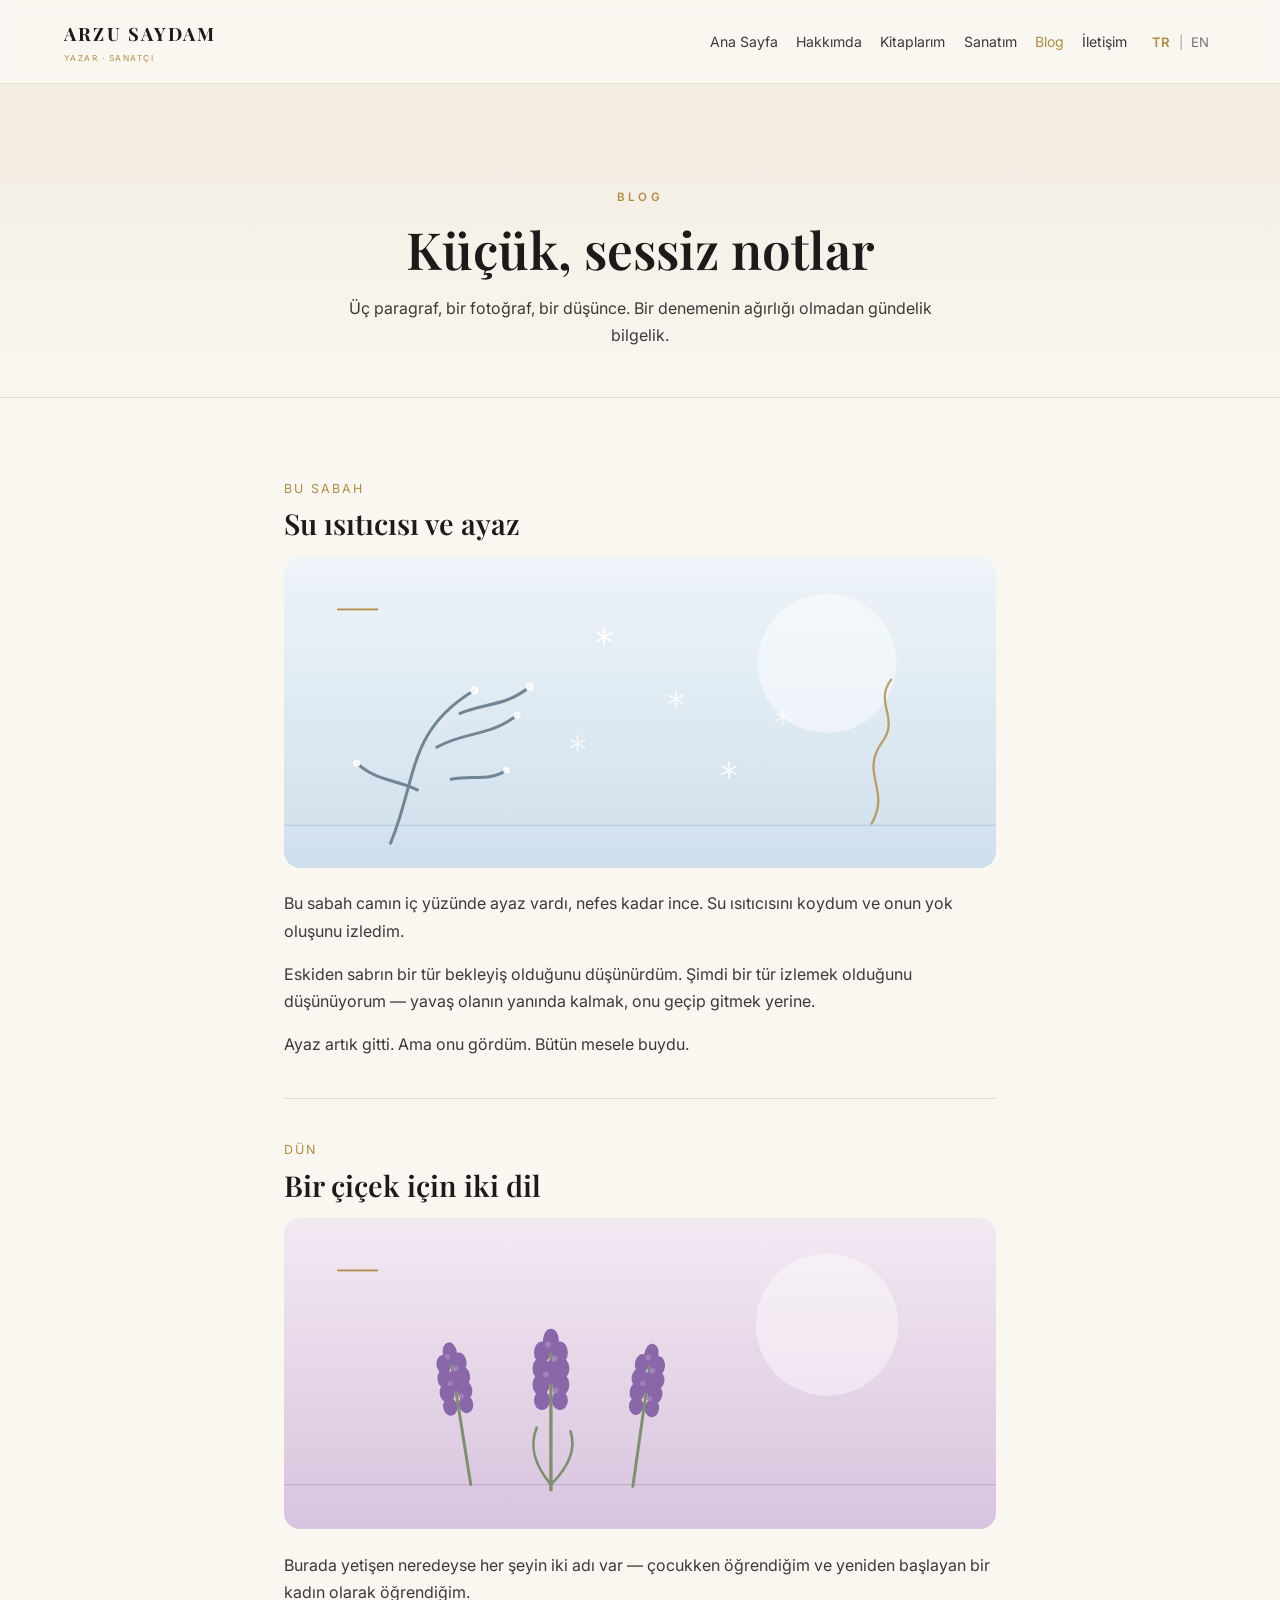
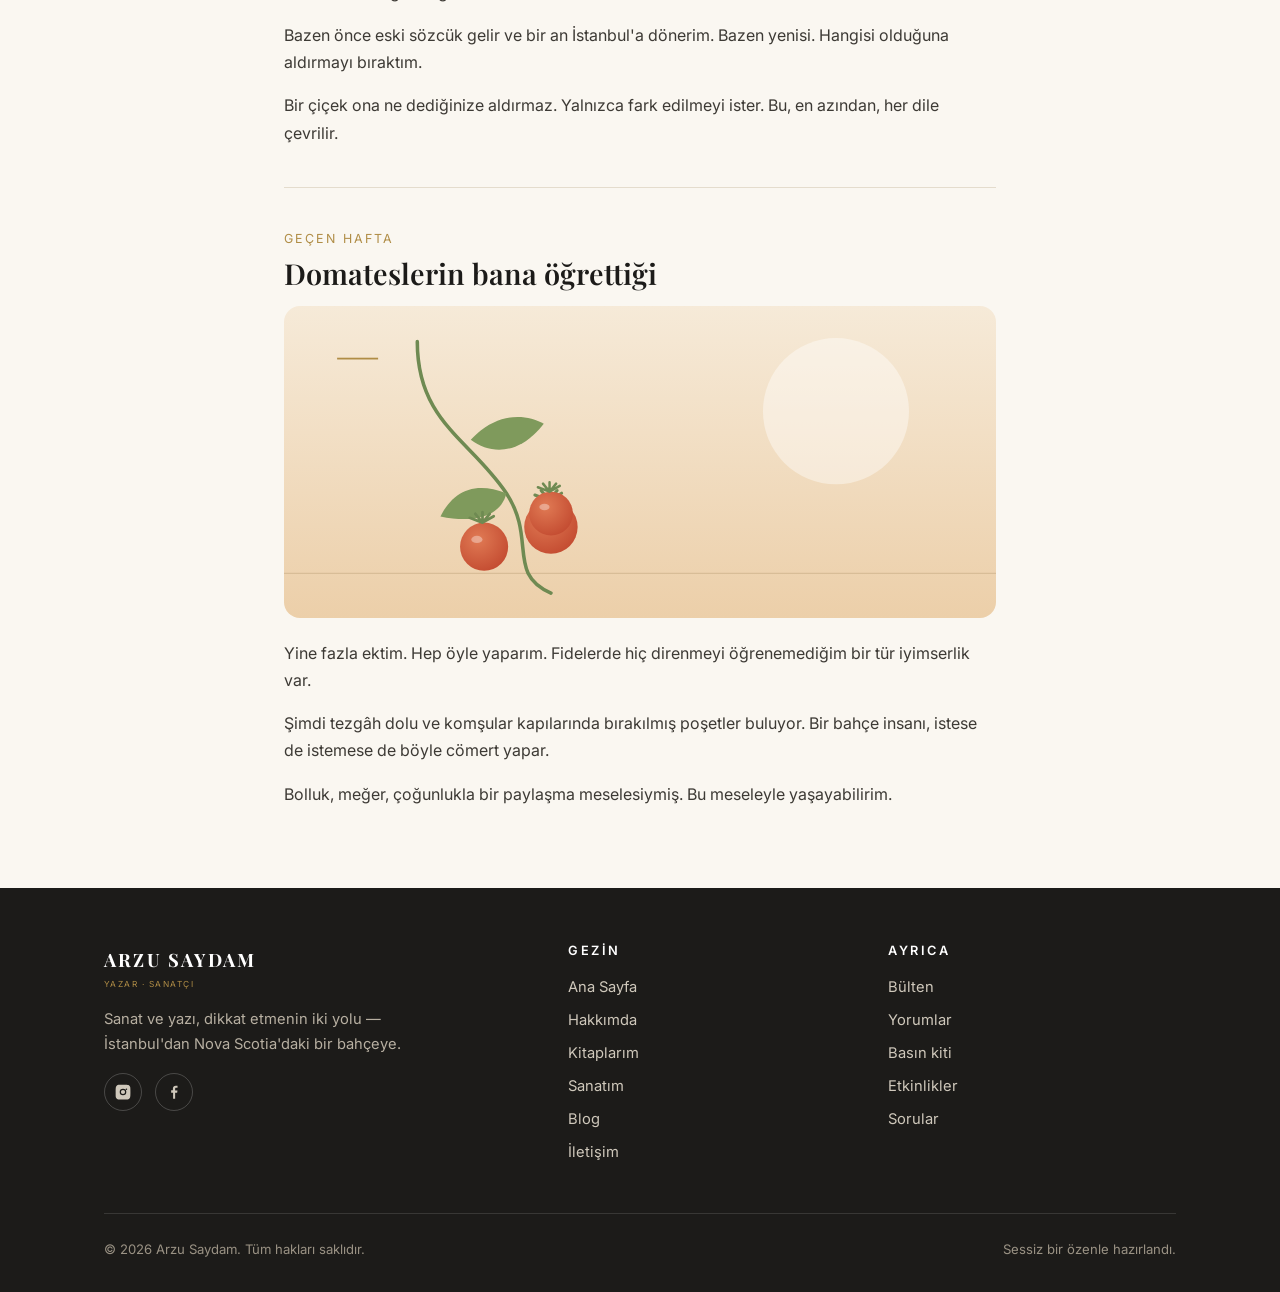
<file: blog.html>
<!DOCTYPE html>
<html lang="tr">
<head>
<script>
try{if(localStorage.getItem('lang')==='en'){document.documentElement.classList.add('lang-en');document.documentElement.lang='en';}}catch(e){}
</script>
<meta charset="UTF-8">
<meta name="viewport" content="width=device-width, initial-scale=1.0">
<title>Blog — Arzu Saydam</title>
<meta name="description" content="Arzu Saydam'ın kendi sesinden kısa, samimi notlar — üç paragraf, bir fotoğraf, bir sessiz düşünce.">
<meta property="og:type" content="website">
<meta property="og:site_name" content="Arzu Saydam">
<meta property="og:title" content="Blog — Arzu Saydam">
<meta property="og:description" content="Arzu Saydam'ın kendi sesinden kısa, samimi notlar — üç paragraf, bir fotoğraf, bir sessiz düşünce.">
<meta property="og:image" content="https://www.arzusaydamauthor.com/assets/og-image.jpg">
<meta property="og:image:width" content="1200">
<meta property="og:image:height" content="630">
<meta name="twitter:card" content="summary_large_image">
<meta name="twitter:title" content="Blog — Arzu Saydam">
<meta name="twitter:description" content="Arzu Saydam'ın kendi sesinden kısa, samimi notlar — üç paragraf, bir fotoğraf, bir sessiz düşünce.">
<meta name="twitter:image" content="https://www.arzusaydamauthor.com/assets/og-image.jpg">

<link rel="canonical" href="https://www.arzusaydamauthor.com/blog.html">
<link rel="icon" href="assets/logo_square.png?v=2">
<link rel="preconnect" href="https://fonts.googleapis.com">
<link rel="preconnect" href="https://fonts.gstatic.com" crossorigin>
<link href="https://fonts.googleapis.com/css2?family=Inter:wght@400;500;600;700&family=Playfair+Display:ital,wght@0,500;0,600;1,500;1,600&display=swap" rel="stylesheet">
<link rel="stylesheet" href="styles.css">
</head>
<body data-page="blog">
<a class="skip-link" href="#main">Skip to content</a>
<div id="nav-slot"></div>

<main id="main">

<div class="page-head">
  <div class="section-tag"><span data-lang="tr">Blog</span><span data-lang="en">Blog</span></div>
  <h1><span data-lang="tr">Küçük, sessiz notlar</span><span data-lang="en">Small, quiet notes</span></h1>
  <p><span data-lang="tr">Üç paragraf, bir fotoğraf, bir düşünce. Bir denemenin ağırlığı olmadan gündelik bilgelik.</span><span data-lang="en">Three paragraphs, one photograph, one thought. Everyday wisdom, without the weight of an essay.</span></p>
</div>

<section>
  <div class="narrow">

    <article style="border-bottom:1px solid var(--line);padding-bottom:2.5rem;margin-bottom:2.5rem">
      <div class="meta" style="font-size:0.78rem;letter-spacing:0.16em;text-transform:uppercase;color:var(--gold);margin-bottom:0.5rem"><span data-lang="tr">Bu sabah</span><span data-lang="en">This morning</span></div>
      <h2 class="section-title" style="font-size:1.8rem"><span data-lang="tr">Su ısıtıcısı ve ayaz</span><span data-lang="en">The kettle and the frost</span></h2>
      <div class="thumb" aria-hidden="true" style="aspect-ratio:16/7;border-radius:16px;overflow:hidden;margin:1rem 0 1.4rem"><img src="assets/note-frost.svg" alt="" width="800" height="350" loading="lazy" style="width:100%;height:100%;object-fit:cover;display:block"></div>
      <p style="color:var(--ink-soft);margin-bottom:1rem"><span data-lang="tr">Bu sabah camın iç yüzünde ayaz vardı, nefes kadar ince. Su ısıtıcısını koydum ve onun yok oluşunu izledim.</span><span data-lang="en">There was frost on the inside of the window this morning, thin as breath. I put the kettle on and watched it disappear.</span></p>
      <p style="color:var(--ink-soft);margin-bottom:1rem"><span data-lang="tr">Eskiden sabrın bir tür bekleyiş olduğunu düşünürdüm. Şimdi bir tür izlemek olduğunu düşünüyorum — yavaş olanın yanında kalmak, onu geçip gitmek yerine.</span><span data-lang="en">I used to think patience was a kind of waiting. Now I think it's a kind of watching — staying present for the slow thing instead of hurrying past it.</span></p>
      <p style="color:var(--ink-soft)"><span data-lang="tr">Ayaz artık gitti. Ama onu gördüm. Bütün mesele buydu.</span><span data-lang="en">The frost is gone now. But I saw it. That was the whole point.</span></p>
    </article>

    <article style="border-bottom:1px solid var(--line);padding-bottom:2.5rem;margin-bottom:2.5rem">
      <div class="meta" style="font-size:0.78rem;letter-spacing:0.16em;text-transform:uppercase;color:var(--gold);margin-bottom:0.5rem"><span data-lang="tr">Dün</span><span data-lang="en">Yesterday</span></div>
      <h2 class="section-title" style="font-size:1.8rem"><span data-lang="tr">Bir çiçek için iki dil</span><span data-lang="en">Two languages for one flower</span></h2>
      <div class="thumb" aria-hidden="true" style="aspect-ratio:16/7;border-radius:16px;overflow:hidden;margin:1rem 0 1.4rem"><img src="assets/note-lavender.svg" alt="" width="800" height="350" loading="lazy" style="width:100%;height:100%;object-fit:cover;display:block"></div>
      <p style="color:var(--ink-soft);margin-bottom:1rem"><span data-lang="tr">Burada yetişen neredeyse her şeyin iki adı var — çocukken öğrendiğim ve yeniden başlayan bir kadın olarak öğrendiğim.</span><span data-lang="en">I have two words for almost everything that grows here — the one I learned as a child, and the one I learned as a woman starting over.</span></p>
      <p style="color:var(--ink-soft);margin-bottom:1rem"><span data-lang="tr">Bazen önce eski sözcük gelir ve bir an İstanbul'a dönerim. Bazen yenisi. Hangisi olduğuna aldırmayı bıraktım.</span><span data-lang="en">Sometimes the old word comes first, and I am briefly back in Istanbul. Sometimes the new one. I've stopped minding which.</span></p>
      <p style="color:var(--ink-soft)"><span data-lang="tr">Bir çiçek ona ne dediğinize aldırmaz. Yalnızca fark edilmeyi ister. Bu, en azından, her dile çevrilir.</span><span data-lang="en">A flower doesn't care what you call it. It just asks to be noticed. That, at least, translates.</span></p>
    </article>

    <article>
      <div class="meta" style="font-size:0.78rem;letter-spacing:0.16em;text-transform:uppercase;color:var(--gold);margin-bottom:0.5rem"><span data-lang="tr">Geçen hafta</span><span data-lang="en">Last week</span></div>
      <h2 class="section-title" style="font-size:1.8rem"><span data-lang="tr">Domateslerin bana öğrettiği</span><span data-lang="en">What the tomatoes taught me</span></h2>
      <div class="thumb" aria-hidden="true" style="aspect-ratio:16/7;border-radius:16px;overflow:hidden;margin:1rem 0 1.4rem"><img src="assets/note-tomato.svg" alt="" width="800" height="350" loading="lazy" style="width:100%;height:100%;object-fit:cover;display:block"></div>
      <p style="color:var(--ink-soft);margin-bottom:1rem"><span data-lang="tr">Yine fazla ektim. Hep öyle yaparım. Fidelerde hiç direnmeyi öğrenemediğim bir tür iyimserlik var.</span><span data-lang="en">I planted too many, again. I always do. There is a kind of optimism in seedlings that I have never learned to resist.</span></p>
      <p style="color:var(--ink-soft);margin-bottom:1rem"><span data-lang="tr">Şimdi tezgâh dolu ve komşular kapılarında bırakılmış poşetler buluyor. Bir bahçe insanı, istese de istemese de böyle cömert yapar.</span><span data-lang="en">Now the counter is full and the neighbours are getting bags left on their steps. This is how a garden makes you generous whether you meant to be or not.</span></p>
      <p style="color:var(--ink-soft)"><span data-lang="tr">Bolluk, meğer, çoğunlukla bir paylaşma meselesiymiş. Bu meseleyle yaşayabilirim.</span><span data-lang="en">Abundance, it turns out, is mostly a problem of sharing. I can live with that problem.</span></p>
    </article>

  </div>
</section>

</main>

<div id="footer-slot"></div>
<script src="partials.js"></script>
</body>
</html>
</file>
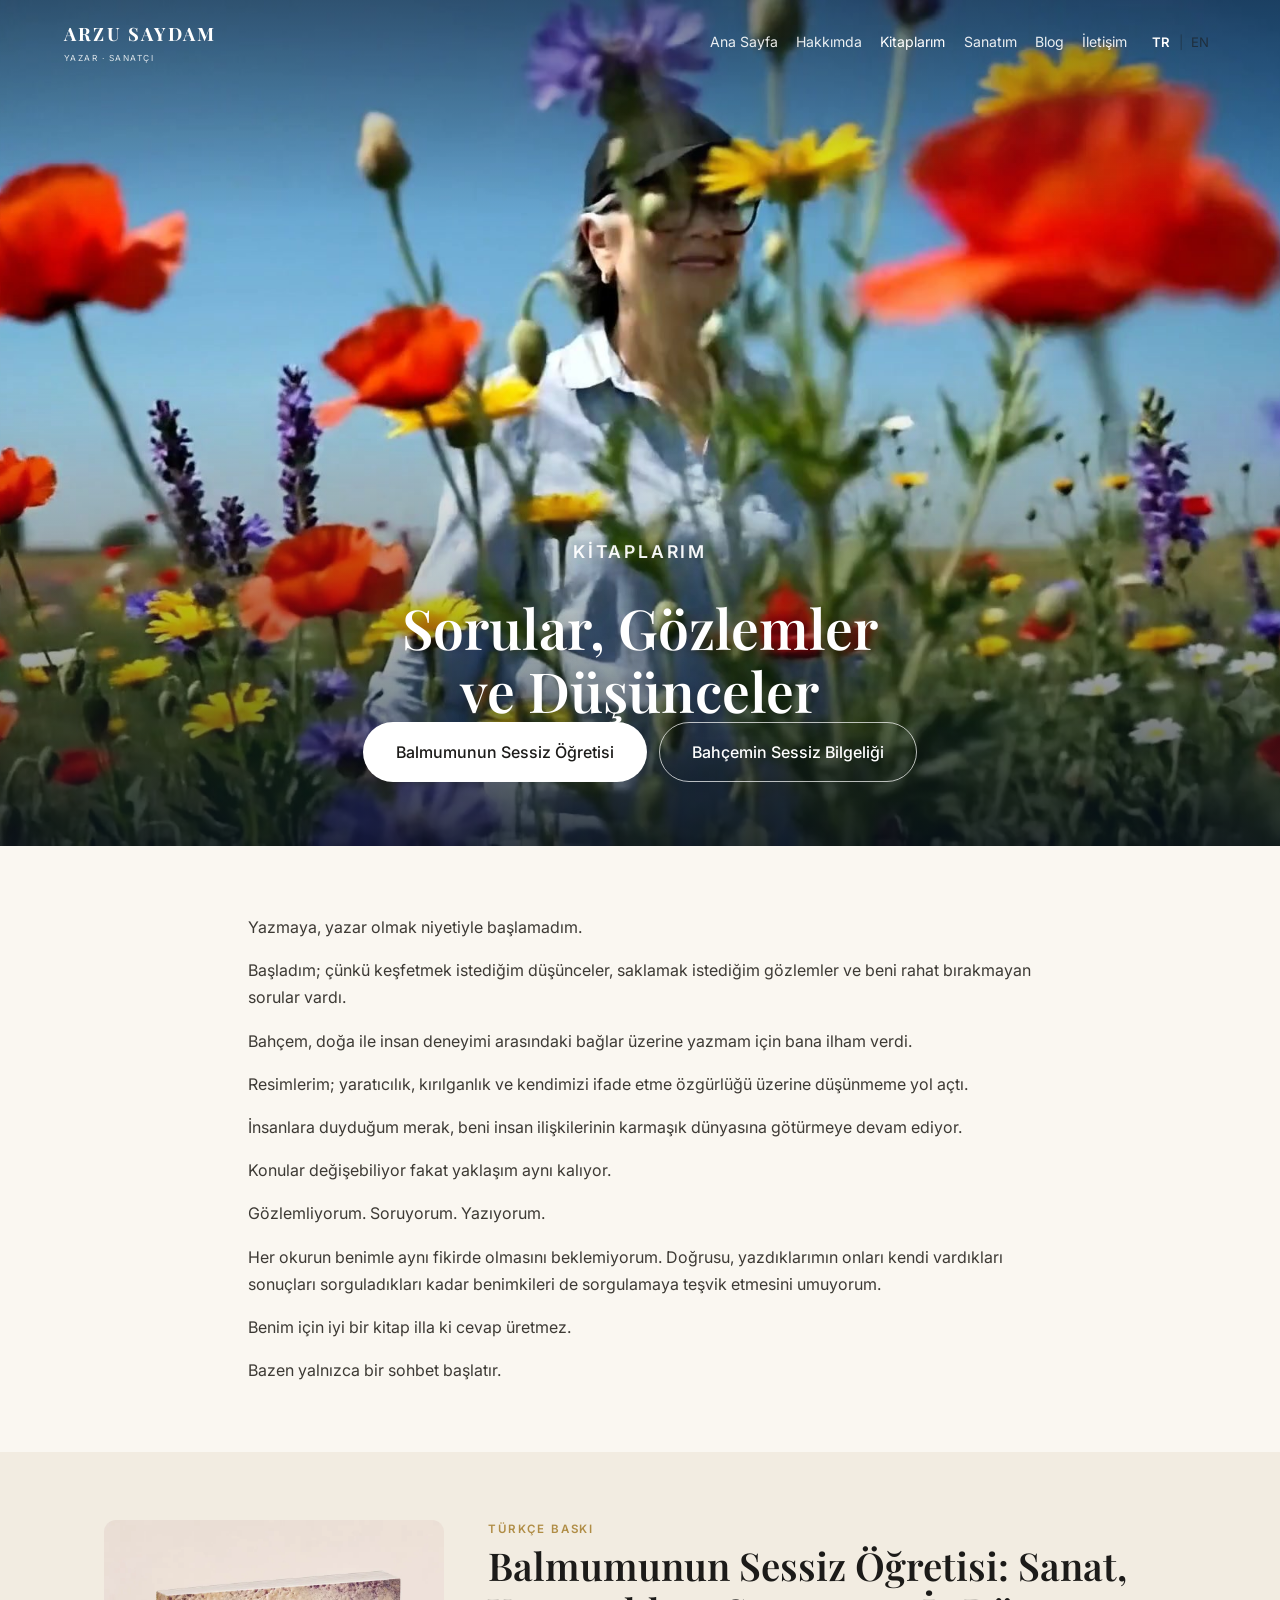
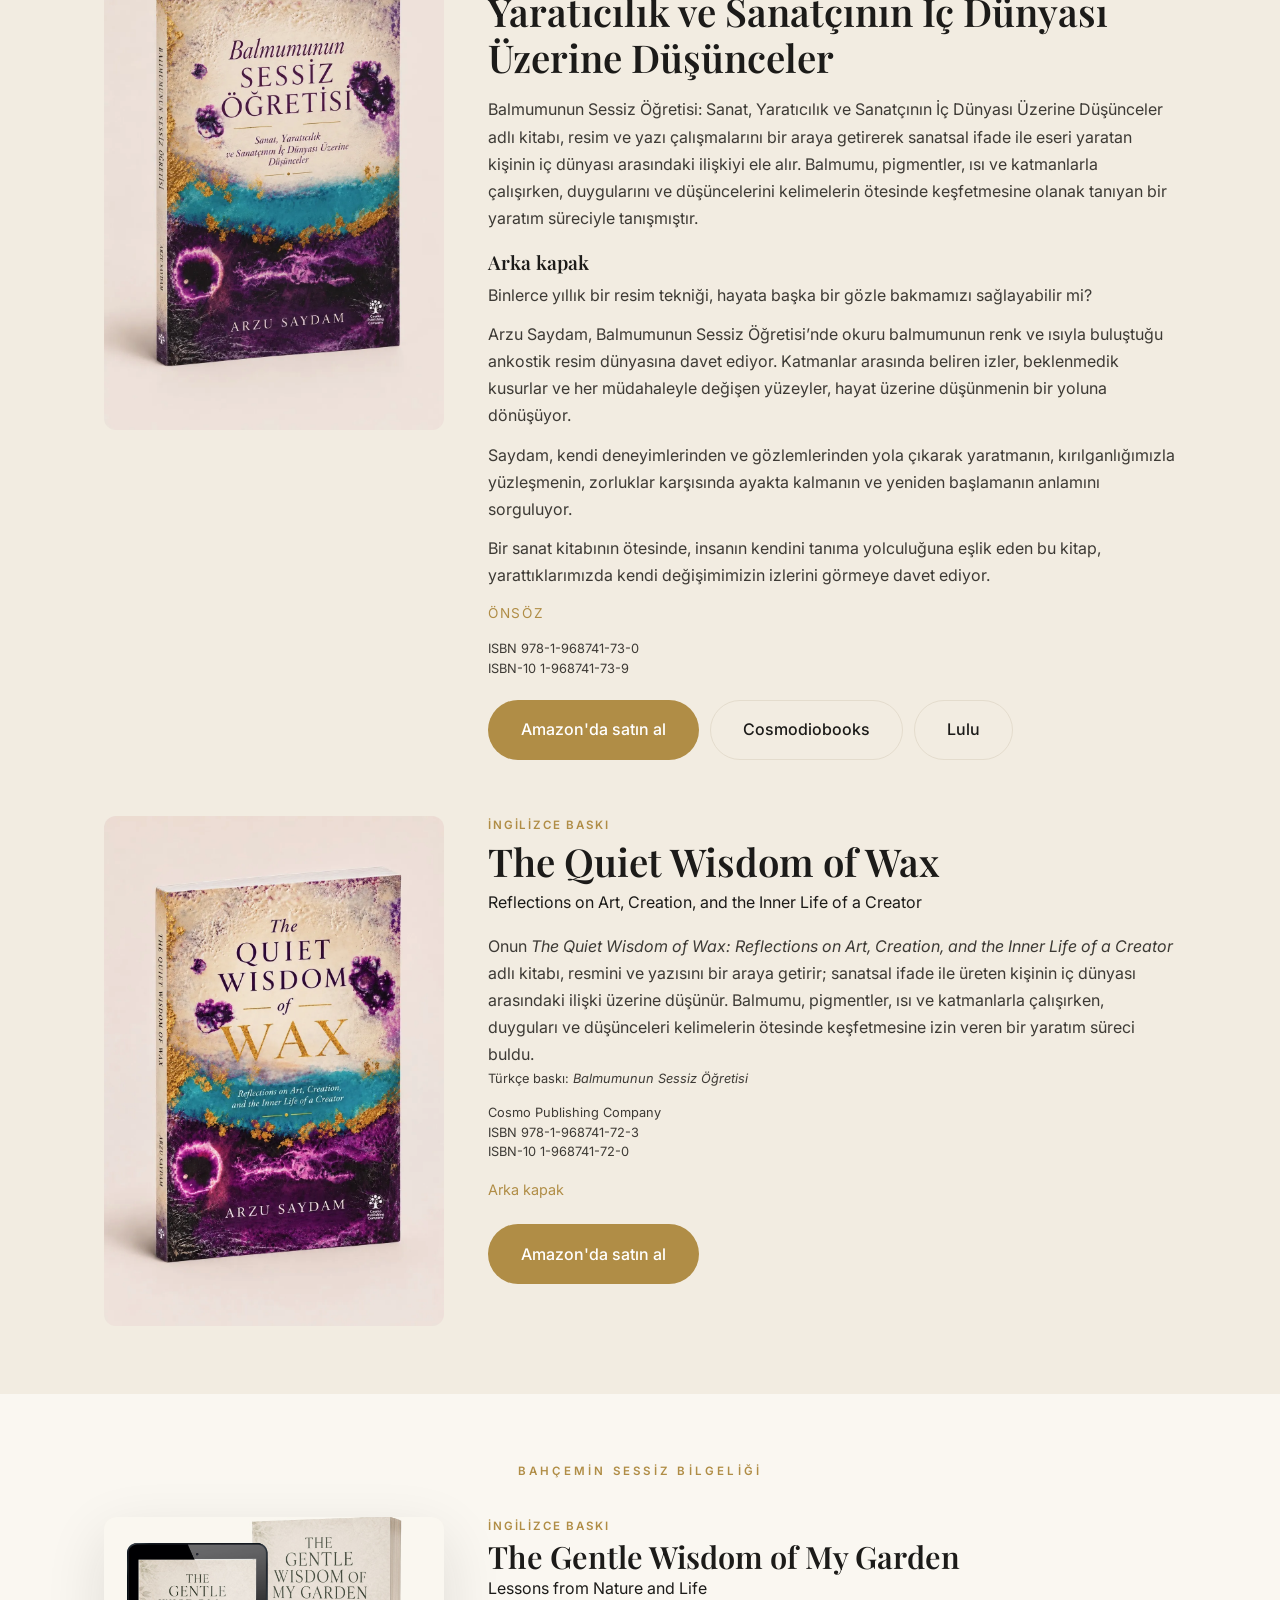
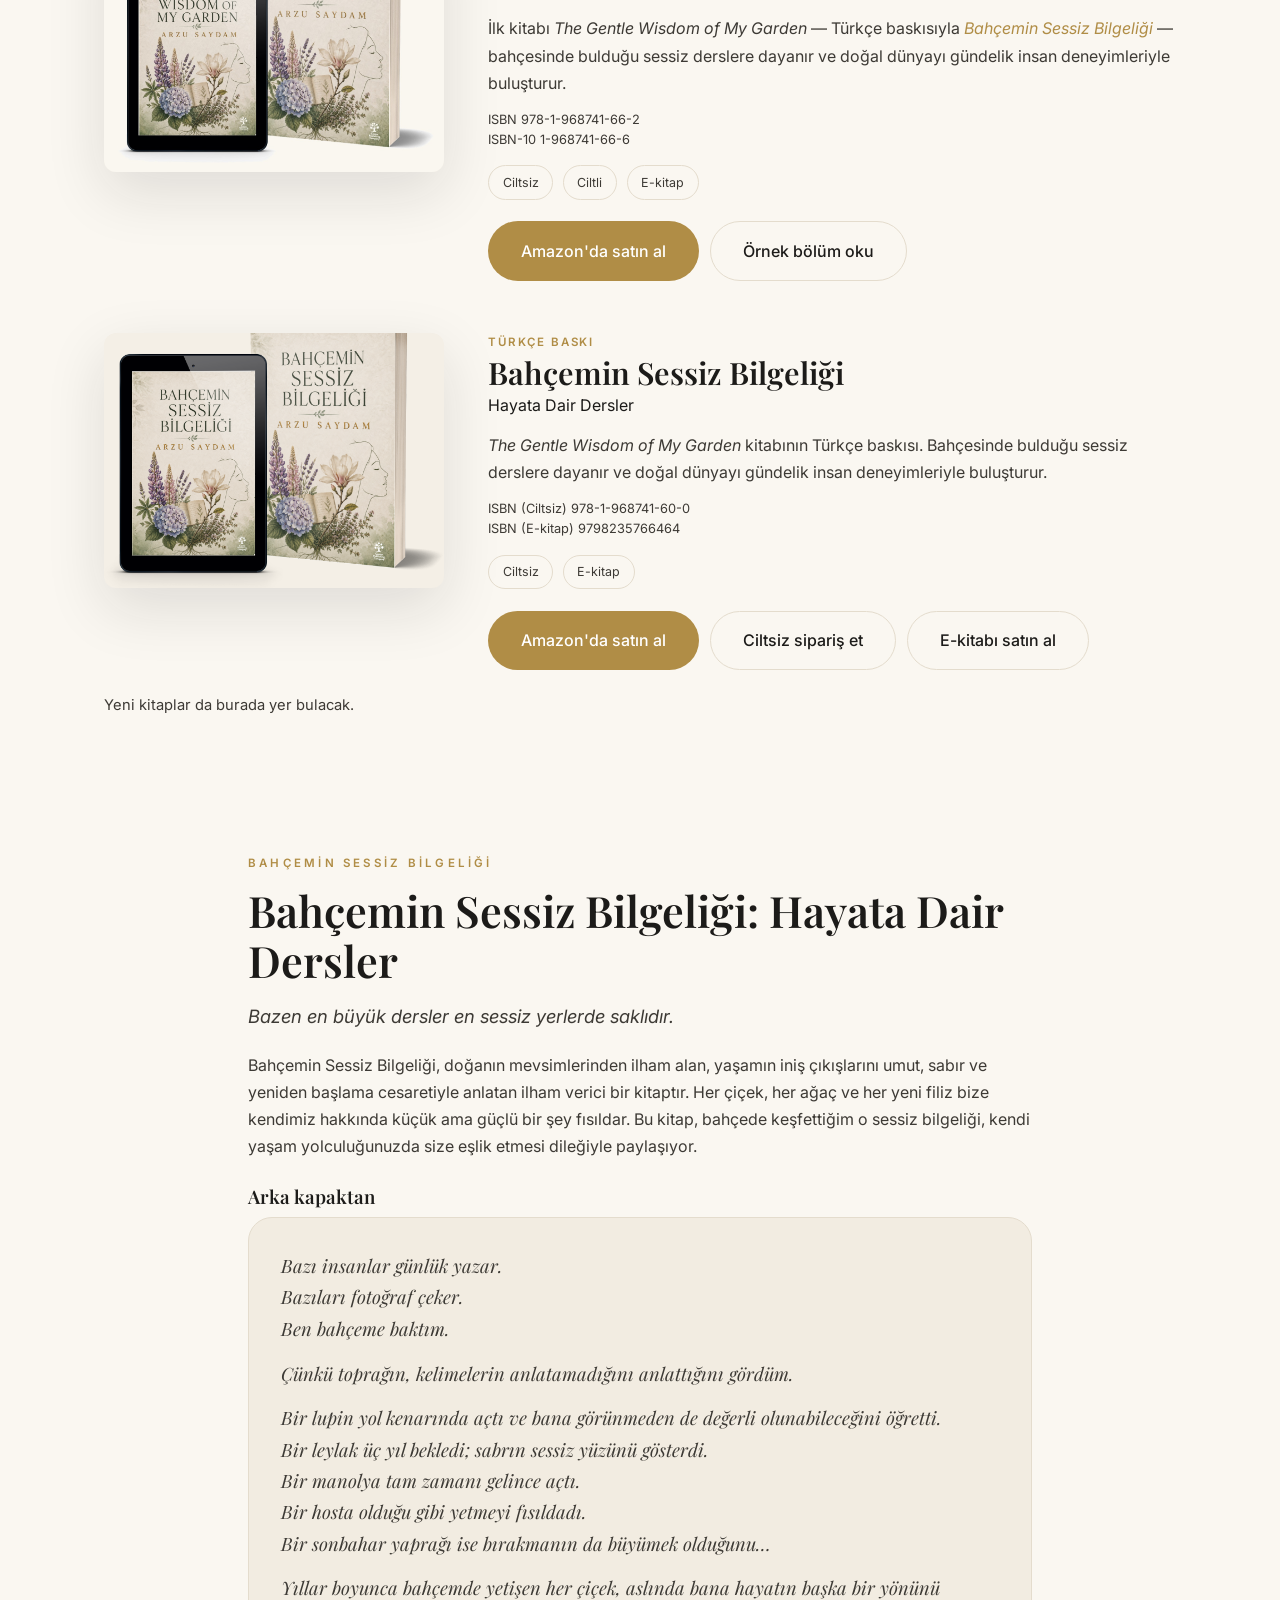
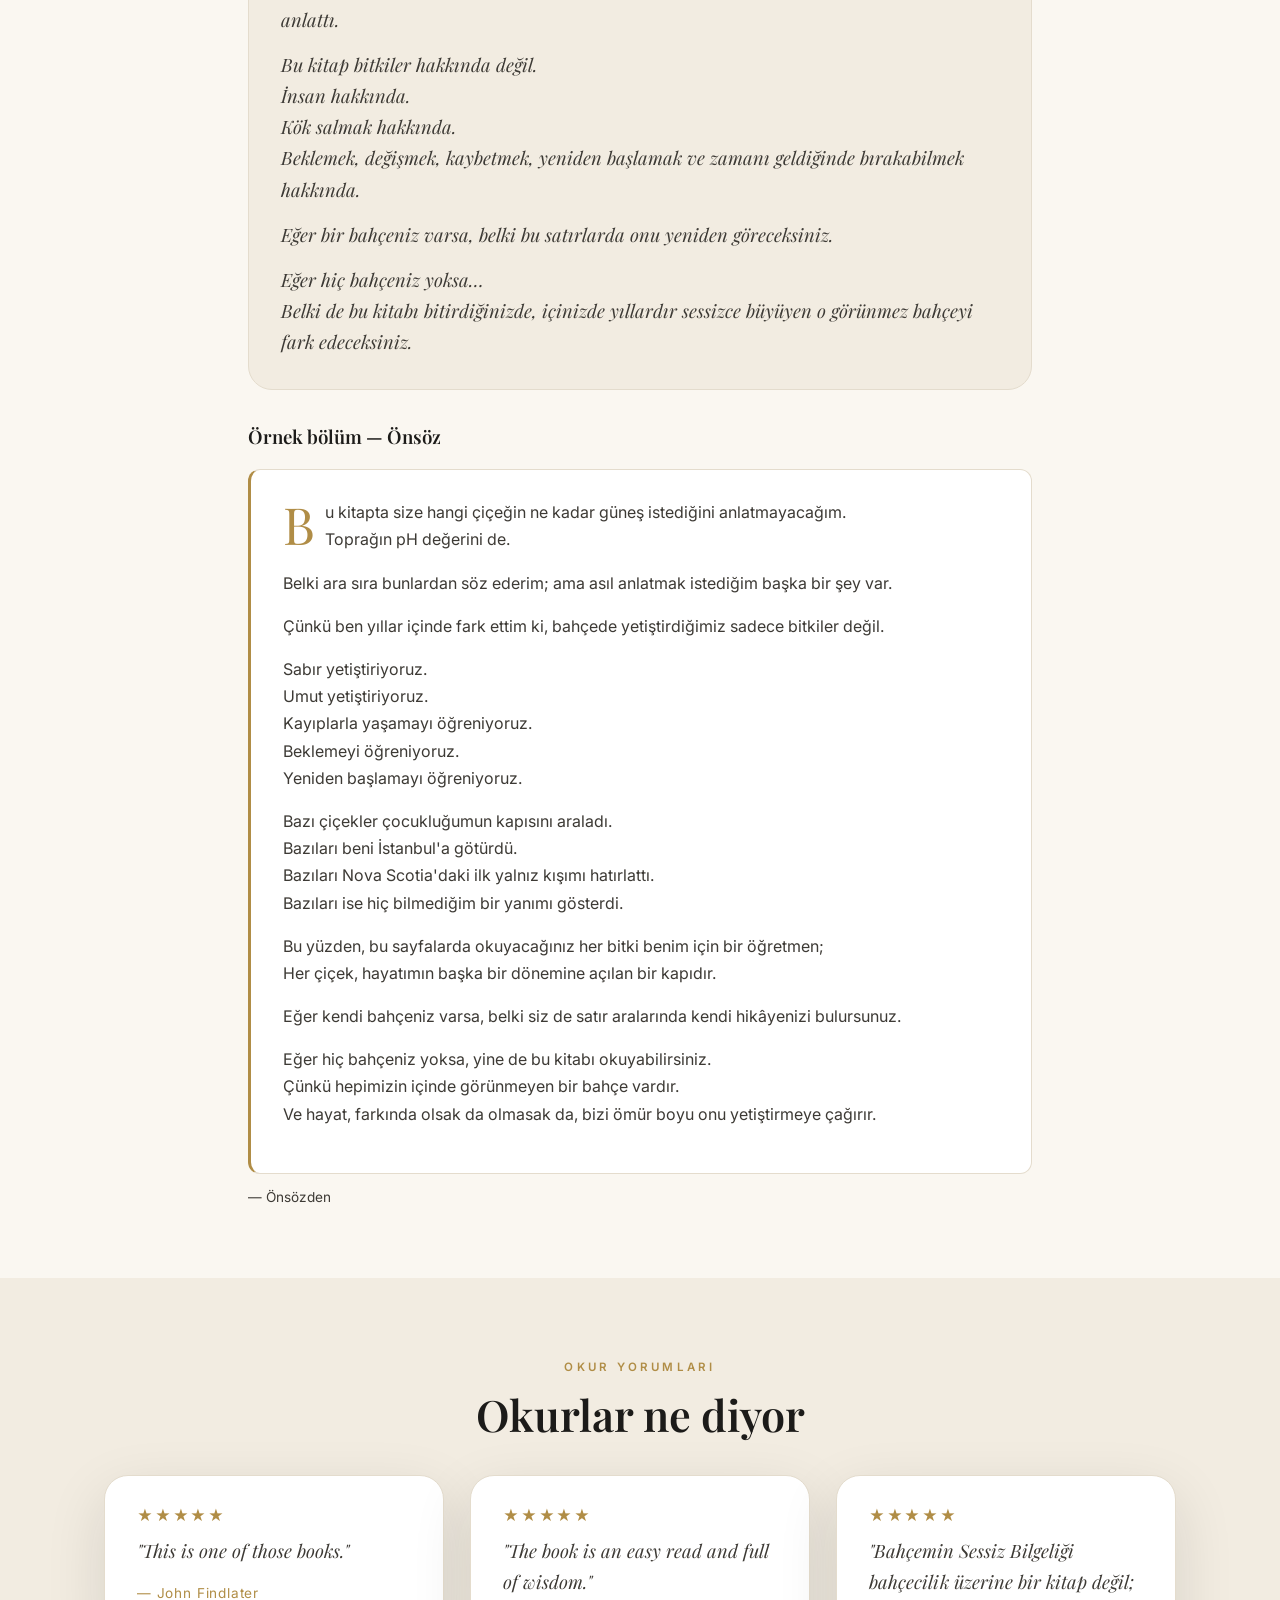
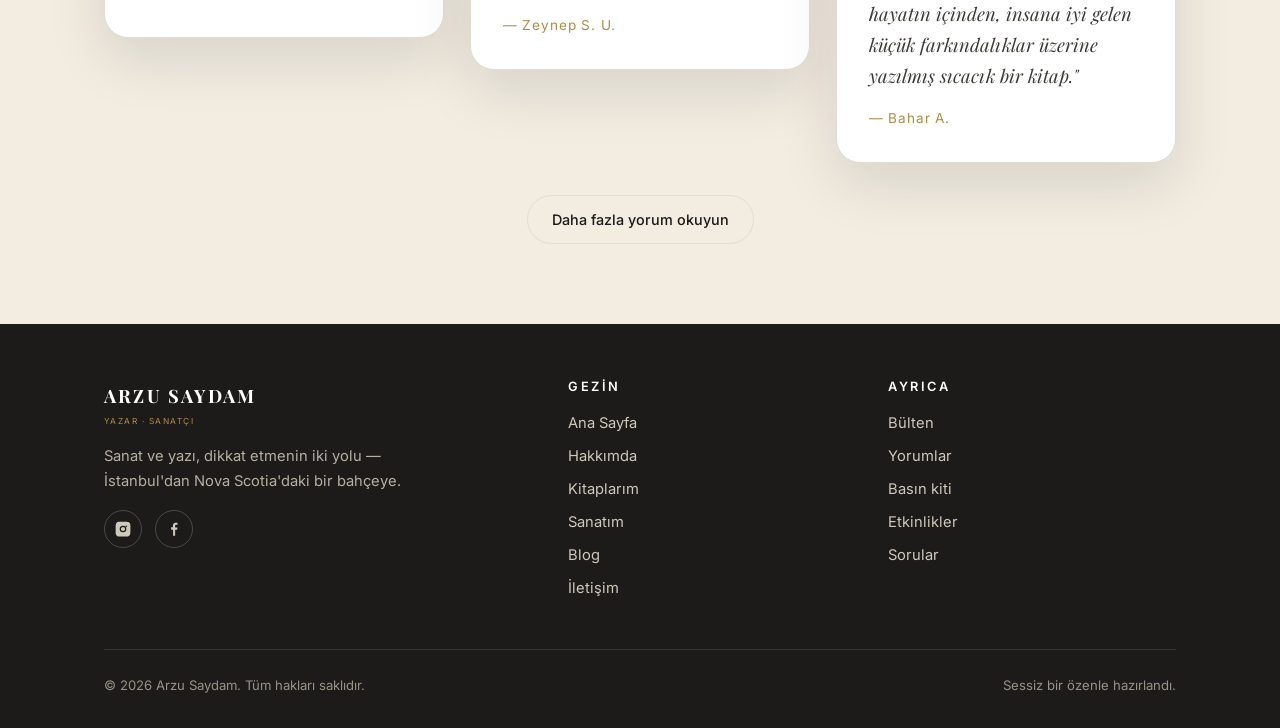
<file: books.html>
<!DOCTYPE html>
<html lang="tr">
<head>
<script>
try{if(localStorage.getItem('lang')==='en'){document.documentElement.classList.add('lang-en');document.documentElement.lang='en';}}catch(e){}
</script>
<meta charset="UTF-8">
<meta name="viewport" content="width=device-width, initial-scale=1.0">
<title>Kitaplarım — Arzu Saydam</title>
<meta name="description" content="Arzu Saydam'ın kitapları: The Gentle Wisdom of My Garden, Türkçe baskısı Bahçemin Sessiz Bilgeliği, The Quiet Wisdom of Wax ve Türkçe baskısı Balmumunun Sessiz Öğretisi.">
<meta property="og:type" content="website">
<meta property="og:site_name" content="Arzu Saydam">
<meta property="og:title" content="Kitaplarım — Arzu Saydam">
<meta property="og:description" content="Arzu Saydam'ın kitapları: The Gentle Wisdom of My Garden, Bahçemin Sessiz Bilgeliği, The Quiet Wisdom of Wax ve Balmumunun Sessiz Öğretisi.">
<meta property="og:image" content="https://www.arzusaydamauthor.com/assets/og-image.jpg">
<meta property="og:image:width" content="1200">
<meta property="og:image:height" content="630">
<meta property="og:url" content="https://www.arzusaydamauthor.com/books.html">
<meta name="twitter:card" content="summary_large_image">
<meta name="twitter:title" content="Kitaplarım — Arzu Saydam">
<meta name="twitter:description" content="Arzu Saydam'ın kitapları: The Gentle Wisdom of My Garden, Bahçemin Sessiz Bilgeliği, The Quiet Wisdom of Wax ve Balmumunun Sessiz Öğretisi.">
<meta name="twitter:image" content="https://www.arzusaydamauthor.com/assets/og-image.jpg">
<link rel="canonical" href="https://www.arzusaydamauthor.com/books.html">
<link rel="icon" href="assets/logo_square.png?v=2">
<link rel="preconnect" href="https://fonts.googleapis.com">
<link rel="preconnect" href="https://fonts.gstatic.com" crossorigin>
<link href="https://fonts.googleapis.com/css2?family=Inter:wght@400;500;600;700&family=Playfair+Display:ital,wght@0,500;0,600;1,500;1,600&display=swap" rel="stylesheet">
<link rel="stylesheet" href="styles.css">
<script type="application/ld+json">
{
  "@context": "https://schema.org",
  "@type": "ItemList",
  "name": "Books by Arzu Saydam",
  "itemListElement": [
    {
      "@type": "ListItem",
      "position": 1,
      "item": {
        "@type": "Book",
        "name": "The Gentle Wisdom of My Garden",
        "alternateName": "The Gentle Wisdom of My Garden: Lessons from Nature and Life",
        "author": { "@type": "Person", "name": "Arzu Saydam" },
        "inLanguage": "en",
        "isbn": "9781968741662",
        "image": "https://www.arzusaydamauthor.com/assets/cover-en.jpg",
        "url": "https://www.amazon.ca/dp/1968741666"
      }
    },
    {
      "@type": "ListItem",
      "position": 2,
      "item": {
        "@type": "Book",
        "name": "Bahçemin Sessiz Bilgeliği",
        "alternateName": "Bahçemin Sessiz Bilgeliği: Hayata Dair Dersler",
        "author": { "@type": "Person", "name": "Arzu Saydam" },
        "inLanguage": "tr",
        "isbn": "9781968741600",
        "image": "https://www.arzusaydamauthor.com/assets/cover-tr.png",
        "url": "https://www.amazon.com/dp/1968741607",
        "sameAs": "https://www.lulu.com/shop/arzu-saydam/bah%C3%A7emin-sessiz-bilgeli%C4%9Fi/paperback/product-q6qqmr7.html"
      }
    },
    {
      "@type": "ListItem",
      "position": 3,
      "item": {
        "@type": "Book",
        "name": "The Quiet Wisdom of Wax: Reflections on Art, Creation, and the Inner Life of a Creator",
        "author": { "@type": "Person", "name": "Arzu Saydam" },
        "publisher": { "@type": "Organization", "name": "Cosmo Publishing Company" },
        "inLanguage": "en",
        "isbn": "9781968741723",
        "image": "https://www.arzusaydamauthor.com/assets/books/wax-en.jpg",
        "url": "https://www.amazon.ca/dp/1968741720"
      }
    },
    {
      "@type": "ListItem",
      "position": 4,
      "item": {
        "@type": "Book",
        "name": "Balmumunun Sessiz Öğretisi",
        "alternateName": "Balmumunun Sessiz Öğretisi: Sanat, Yaratıcılık ve Sanatçının İç Dünyası Üzerine Düşünceler",
        "author": { "@type": "Person", "name": "Arzu Saydam" },
        "inLanguage": "tr",
        "isbn": "9781968741730",
        "image": "https://www.arzusaydamauthor.com/assets/books/wax-tr.jpg",
        "url": "https://www.amazon.com/dp/1968741739",
        "sameAs": [
          "https://cosmodiobooks.com/product/balmumunun-sessiz-ogretisi-print-arzu-saydam/",
          "https://www.lulu.com/search?sortBy=RELEVANCE&page=1&q=Balmumunun+Sessiz+Ogretisi&adult_audience_rating=00"
        ]
      }
    }
  ]
}
</script>
</head>
<body data-page="books" data-nav="dark">
<a class="skip-link" href="#main">Skip to content</a>
<div id="nav-slot"></div>

<main id="main">

<header class="hero hero--video hero--garden">
  <video class="hero-video" autoplay loop muted playsinline poster="assets/hero_poster.jpg" aria-hidden="true">
    <source src="assets/hero-walk.mp4" type="video/mp4">
  </video>
  <div class="v-scrim-top"></div>
  <div class="v-scrim-bottom"></div>
  <div class="hero-content" style="margin-bottom:1rem">
    <p class="hero-role stagger d1"><span data-lang="tr">Kitaplarım</span><span data-lang="en">My Books</span></p>
    <h1 class="stagger d2"><span data-lang="tr">Sorular, Gözlemler<br>ve Düşünceler</span><span data-lang="en">Questions, Observations,<br>and Reflections</span></h1>
    <div class="hero-cta stagger d4">
      <a href="#wax-editions" class="btn btn-white btn-lg"><span data-lang="tr">Balmumunun Sessiz Öğretisi</span><span data-lang="en">The Quiet Wisdom of Wax</span></a>
      <a href="#bahcemin-sessiz-bilgeligi" class="btn btn-ghost btn-ghost-light btn-lg" data-lang="tr">Bahçemin Sessiz Bilgeliği</a>
      <a href="#gentle-wisdom" class="btn btn-ghost btn-ghost-light btn-lg" data-lang="en">The Gentle Wisdom of My Garden</a>
    </div>
  </div>
</header>

<section class="books-block">
  <div class="measure">
    <div class="prose">
      <p><span data-lang="tr">Yazmaya, yazar olmak niyetiyle başlamadım.</span><span data-lang="en">I never began writing with the intention of becoming an author.</span></p>
      <p><span data-lang="tr">Başladım; çünkü keşfetmek istediğim düşünceler, saklamak istediğim gözlemler ve beni rahat bırakmayan sorular vardı.</span><span data-lang="en">I began because I had thoughts I wanted to explore, observations I wanted to preserve, and questions that refused to leave me alone.</span></p>
      <p><span data-lang="tr">Bahçem, doğa ile insan deneyimi arasındaki bağlar üzerine yazmam için bana ilham verdi.</span><span data-lang="en">My garden inspired me to write about the connections between nature and human experience.</span></p>
      <p><span data-lang="tr">Resimlerim; yaratıcılık, kırılganlık ve kendimizi ifade etme özgürlüğü üzerine düşünmeme yol açtı.</span><span data-lang="en">My paintings led me to reflect on creativity, vulnerability, and the freedom to express ourselves.</span></p>
      <p><span data-lang="tr">İnsanlara duyduğum merak, beni insan ilişkilerinin karmaşık dünyasına götürmeye devam ediyor.</span><span data-lang="en">My curiosity about people continues to take me into the complicated world of human relationships.</span></p>
      <p><span data-lang="tr">Konular değişebiliyor fakat yaklaşım aynı kalıyor.</span><span data-lang="en">The subjects may be different, but the approach remains the same.</span></p>
      <p><span data-lang="tr">Gözlemliyorum. Soruyorum. Yazıyorum.</span><span data-lang="en">I observe. I question. I write.</span></p>
      <p><span data-lang="tr">Her okurun benimle aynı fikirde olmasını beklemiyorum. Doğrusu, yazdıklarımın onları kendi vardıkları sonuçları sorguladıkları kadar benimkileri de sorgulamaya teşvik etmesini umuyorum.</span><span data-lang="en">I don't expect every reader to agree with me. In fact, I hope my writing encourages them to question my conclusions as readily as their own.</span></p>
      <p><span data-lang="tr">Benim için iyi bir kitap illa ki cevap üretmez.</span><span data-lang="en">For me, a good book doesn't necessarily provide answers.</span></p>
      <p><span data-lang="tr">Bazen yalnızca bir sohbet başlatır.</span><span data-lang="en">Sometimes, it simply begins a conversation.</span></p>
    </div>
  </div>
</section>

<section class="alt books-block">
  <div class="wrap">
    <!--
      FUTURE BOOK
      Copy an edition row or a .book-feature below. Put the cover in assets/.
      Set the edition label, description, ISBN, and only purchase links you actually have.
    -->
    <div class="wax-editions" id="wax-editions">
    <article class="book book-feature wax-edition wax-tr" id="balmumunun-sessiz-ogretisi">
      <div class="feature-cover cover-natural">
        <picture data-lang="tr">
          <source srcset="assets/books/wax-tr.webp" type="image/webp">
          <img src="assets/books/wax-tr.jpg" width="1024" height="1536" alt="Balmumunun Sessiz Öğretisi, Arzu Saydam, Türkçe baskı">
        </picture>
        <picture data-lang="en">
          <source srcset="assets/books/wax-tr.webp" type="image/webp">
          <img src="assets/books/wax-tr.jpg" width="1024" height="1536" alt="Balmumunun Sessiz Öğretisi, the Turkish edition of The Quiet Wisdom of Wax, by Arzu Saydam">
        </picture>
      </div>
      <div>
        <p class="edition"><span data-lang="tr">Türkçe baskı</span><span data-lang="en">Turkish edition</span></p>
        <h2 class="section-title" style="font-size:clamp(1.8rem, 3vw, 2.5rem);margin-bottom:0.35rem"><span data-lang="tr">Balmumunun Sessiz Öğretisi: Sanat, Yaratıcılık ve Sanatçının İç Dünyası Üzerine Düşünceler</span><span data-lang="en">Balmumunun Sessiz Öğretisi</span></h2>
        <p class="sub" data-lang="en"><em>The Quiet Wisdom of Wax</em></p>
        <p style="color:var(--ink-soft);margin-top:1rem"><span data-lang="tr">Balmumunun Sessiz Öğretisi: Sanat, Yaratıcılık ve Sanatçının İç Dünyası Üzerine Düşünceler adlı kitabı, resim ve yazı çalışmalarını bir araya getirerek sanatsal ifade ile eseri yaratan kişinin iç dünyası arasındaki ilişkiyi ele alır. Balmumu, pigmentler, ısı ve katmanlarla çalışırken, duygularını ve düşüncelerini kelimelerin ötesinde keşfetmesine olanak tanıyan bir yaratım süreciyle tanışmıştır.</span><span data-lang="en">The Turkish edition of <em>The Quiet Wisdom of Wax</em>. It brings her painting and writing together, reflecting on the relationship between artistic expression and the inner life of the person creating it.</span></p>
        <div class="edition-blurb" data-lang="tr">
          <h3>Arka kapak</h3>
          <p>Binlerce yıllık bir resim tekniği, hayata başka bir gözle bakmamızı sağlayabilir mi?</p>
          <p>Arzu Saydam, Balmumunun Sessiz Öğretisi’nde okuru balmumunun renk ve ısıyla buluştuğu ankostik resim dünyasına davet ediyor. Katmanlar arasında beliren izler, beklenmedik kusurlar ve her müdahaleyle değişen yüzeyler, hayat üzerine düşünmenin bir yoluna dönüşüyor.</p>
          <p>Saydam, kendi deneyimlerinden ve gözlemlerinden yola çıkarak yaratmanın, kırılganlığımızla yüzleşmenin, zorluklar karşısında ayakta kalmanın ve yeniden başlamanın anlamını sorguluyor.</p>
          <p>Bir sanat kitabının ötesinde, insanın kendini tanıma yolculuğuna eşlik eden bu kitap, yarattıklarımızda kendi değişimimizin izlerini görmeye davet ediyor.</p>
          <details class="foreword">
            <summary>Önsöz</summary>
            <p>Yaşamımız boyunca, hiç beklemediğimiz bir anda usulca dünyamıza giren öğretmenler vardır.</p>
            <p>Benim öğretmenim karşıma balmumu olarak çıktı.</p>
            <p>Başlangıçta, kadim bir resim tekniğini öğrendiğimi sanıyordum. Balmumunun akışkan sıcaklığı, ışığı içinde sessizce taşıyan ve yansıtan renkleri, her katmanın eritilerek yeniden dönüştürülebilmesi beni büyülüyordu.</p>
            <p>Balmumuyla resim yapmayı öğrenirken, aslında balmumunun bana yavaş yavaş hayata nasıl bakacağımı öğrettiğinin farkında değildim.</p>
            <p>Yıllar içinde atölyem, benim için yalnızca resim yaptığım bir yer olmaktan çok daha fazlasına dönüştü. Kendime sorduğum soruların biraz daha uzun süre benimle kaldığı, hatalarımın çoğu zaman beklenmedik bir şeyin başlangıcına dönüştüğü ve sıradan olduğunu düşündüğüm malzemelerin aslında sessizce sıra dışı öğretilerle geldiği bir yer oldu.</p>
            <p>Bu kitap işte o atölyede doğdu.</p>
            <p>Bu kitap, ankostik resim tekniği üzerine yazılmış bir çalışma değil, geleneksel anlamda bir anı kitabı hiç değil. Bu kitap, balmumu ile resim yaparken biriktirdiğim düşüncelerden ve sanatla hayatın sessizce birbirine ayna tuttuğu anlardan doğdu.</p>
            <p>Eğer bu sayfalar sizi bir an durup düşünmeye, gözden kaçırdığınız şeyleri fark etmeye ya da hayatınıza biraz daha ilgi ve merakla bakmaya yöneltirse, bu kitabı yazarken umut ettiğim şeyi gerçekleştirmiş olurum.</p>
            <p>Hoş geldiniz.</p>
            <p>Balmumu sıcak.</p>
            <p>Haydi başlayalım.</p>
          </details>
        </div>
        <p class="meta-quiet" style="margin-top:0.9rem">ISBN 978-1-968741-73-0<br>ISBN-10 1-968741-73-9</p>
        <div class="buy-row">
          <a href="https://www.amazon.com/dp/1968741739" class="btn btn-gold btn-lg" target="_blank" rel="noopener"><span data-lang="tr">Amazon'da satın al</span><span data-lang="en">Buy on Amazon</span></a>
          <a href="https://cosmodiobooks.com/product/balmumunun-sessiz-ogretisi-print-arzu-saydam/" class="btn btn-ghost btn-lg" target="_blank" rel="noopener">Cosmodiobooks</a>
          <a href="https://www.lulu.com/search?sortBy=RELEVANCE&amp;page=1&amp;q=Balmumunun+Sessiz+Ogretisi&amp;adult_audience_rating=00" class="btn btn-ghost btn-lg" target="_blank" rel="noopener">Lulu</a>
        </div>
      </div>
    </article>

    <article class="book book-feature wax-edition wax-en" id="quiet-wisdom">
      <div class="feature-cover cover-natural">
        <a class="cover-link" href="https://www.amazon.ca/dp/1968741720">
          <picture data-lang="tr">
            <source srcset="assets/books/wax-en.webp" type="image/webp">
            <img src="assets/books/wax-en.jpg" width="1024" height="1536" alt="The Quiet Wisdom of Wax, Arzu Saydam, İngilizce baskı">
          </picture>
          <picture data-lang="en">
            <source srcset="assets/books/wax-en.webp" type="image/webp">
            <img src="assets/books/wax-en.jpg" width="1024" height="1536" alt="The Quiet Wisdom of Wax, English edition by Arzu Saydam">
          </picture>
        </a>
      </div>
      <div>
        <p class="edition"><span data-lang="tr">İngilizce baskı</span><span data-lang="en">English edition</span></p>
        <h2 class="section-title" style="font-size:clamp(1.8rem, 3vw, 2.5rem);margin-bottom:0.35rem">The Quiet Wisdom of Wax</h2>
        <p class="sub">Reflections on Art, Creation, and the Inner Life of a Creator</p>
        <p style="color:var(--ink-soft);margin-top:1rem"><span data-lang="tr">Onun <em>The Quiet Wisdom of Wax: Reflections on Art, Creation, and the Inner Life of a Creator</em> adlı kitabı, resmini ve yazısını bir araya getirir; sanatsal ifade ile üreten kişinin iç dünyası arasındaki ilişki üzerine düşünür. Balmumu, pigmentler, ısı ve katmanlarla çalışırken, duyguları ve düşünceleri kelimelerin ötesinde keşfetmesine izin veren bir yaratım süreci buldu.</span><span data-lang="en">Her book <em>The Quiet Wisdom of Wax: Reflections on Art, Creation, and the Inner Life of a Creator</em> brings her painting and writing together, reflecting on the relationship between artistic expression and the inner life of the person creating it. Working with beeswax, pigments, heat, and layers, she discovered a creative process that allowed her to explore emotions and ideas beyond words.</span></p>
        <p class="meta-quiet"><span data-lang="tr">Türkçe baskı: <a href="#balmumunun-sessiz-ogretisi"><em>Balmumunun Sessiz Öğretisi</em></a></span><span data-lang="en">Turkish edition: <em>Balmumunun Sessiz Öğretisi</em></span></p>
        <p class="meta-quiet" style="margin-top:0.9rem">Cosmo Publishing Company<br>ISBN 978-1-968741-72-3<br>ISBN-10 1-968741-72-0</p>
        <details class="back-cover">
          <summary><span data-lang="tr">Arka kapak</span><span data-lang="en">Back cover</span></summary>
          <img src="assets/cover-wax-back.png" width="727" height="998" alt="Back cover of The Quiet Wisdom of Wax by Arzu Saydam, with the ISBN 978-1-968741-72-3 barcode">
        </details>
        <div class="buy-row">
          <a href="https://www.amazon.ca/dp/1968741720" class="btn btn-gold btn-lg"><span data-lang="tr">Amazon'da satın al</span><span data-lang="en">Buy on Amazon</span></a>
        </div>
      </div>
    </article>
    </div>
  </div>
</section>

<section class="books-block">
  <div class="wrap">
    <div class="center" style="margin-bottom:2.2rem">
      <div class="section-tag"><span data-lang="tr">Bahçemin Sessiz Bilgeliği</span><span data-lang="en">The Gentle Wisdom of My Garden</span></div>
    </div>

    <article class="book edition-row" id="gentle-wisdom">
      <div class="edition-cover">
        <img src="assets/cover-en.jpg" width="1280" height="1024" alt="Front cover of The Gentle Wisdom of My Garden by Arzu Saydam, English edition">
      </div>
      <div>
        <p class="edition"><span data-lang="tr">İngilizce baskı</span><span data-lang="en">English edition</span></p>
        <h2>The Gentle Wisdom of My Garden</h2>
        <p class="sub">Lessons from Nature and Life</p>
        <p style="color:var(--ink-soft);margin-top:0.8rem"><span data-lang="tr">İlk kitabı <em>The Gentle Wisdom of My Garden</em> — Türkçe baskısıyla <a href="#bahcemin-sessiz-bilgeligi" style="color:var(--gold)"><em>Bahçemin Sessiz Bilgeliği</em></a> — bahçesinde bulduğu sessiz derslere dayanır ve doğal dünyayı gündelik insan deneyimleriyle buluşturur.</span><span data-lang="en">In her first book, <em>The Gentle Wisdom of My Garden</em>, also published in Turkish as <a href="#bahcemin-sessiz-bilgeligi" style="color:var(--gold)"><em>Bahçemin Sessiz Bilgeliği</em></a>, she draws upon the quiet lessons found in her garden, connecting the natural world with everyday human experiences.</span></p>
        <p class="meta-quiet" style="margin-top:0.8rem">ISBN 978-1-968741-66-2<br>ISBN-10 1-968741-66-6</p>
        <div class="formats">
          <span class="chip"><span data-lang="tr">Ciltsiz</span><span data-lang="en">Paperback</span></span>
          <span class="chip"><span data-lang="tr">Ciltli</span><span data-lang="en">Hardcover</span></span>
          <span class="chip"><span data-lang="tr">E-kitap</span><span data-lang="en">eBook</span></span>
        </div>
        <div class="buy-row">
          <a href="https://www.amazon.ca/dp/1968741666" class="btn btn-gold btn-lg"><span data-lang="tr">Amazon'da satın al</span><span data-lang="en">Buy on Amazon</span></a>
          <a href="#sample" class="btn btn-ghost btn-lg"><span data-lang="tr">Örnek bölüm oku</span><span data-lang="en">Read a sample</span></a>
        </div>
      </div>
    </article>

    <article class="book edition-row" id="bahcemin-sessiz-bilgeligi">
      <div class="edition-cover">
        <img src="assets/cover-tr.png" width="1222" height="963" alt="Bahçemin Sessiz Bilgeliği — Arzu Saydam, Türkçe baskı kapağı">
      </div>
      <div>
        <p class="edition"><span data-lang="tr">Türkçe baskı</span><span data-lang="en">Turkish edition</span></p>
        <h2>Bahçemin Sessiz Bilgeliği</h2>
        <p class="sub">Hayata Dair Dersler</p>
        <p style="color:var(--ink-soft);margin-top:0.8rem"><span data-lang="tr"><em>The Gentle Wisdom of My Garden</em> kitabının Türkçe baskısı. Bahçesinde bulduğu sessiz derslere dayanır ve doğal dünyayı gündelik insan deneyimleriyle buluşturur.</span><span data-lang="en">The Turkish edition of <em>The Gentle Wisdom of My Garden</em>. She draws upon the quiet lessons found in her garden, connecting the natural world with everyday human experiences.</span></p>
        <p class="meta-quiet" style="margin-top:0.8rem"><span data-lang="tr">ISBN (Ciltsiz)</span><span data-lang="en">ISBN (Paperback)</span> 978-1-968741-60-0<br><span data-lang="tr">ISBN (E-kitap)</span><span data-lang="en">ISBN (eBook)</span> 9798235766464</p>
        <div class="formats">
          <span class="chip"><span data-lang="tr">Ciltsiz</span><span data-lang="en">Paperback</span></span>
          <span class="chip"><span data-lang="tr">E-kitap</span><span data-lang="en">eBook</span></span>
        </div>
        <div class="buy-row">
          <a href="https://www.amazon.com/Bah%C3%A7emin-Sessiz-Bilgeli%C4%9Fi-Arzu-Saydam/dp/1968741607/" class="btn btn-gold btn-lg"><span data-lang="tr">Amazon'da satın al</span><span data-lang="en">Buy on Amazon</span></a>
          <a href="https://www.lulu.com/shop/arzu-saydam/bah%C3%A7emin-sessiz-bilgeli%C4%9Fi/paperback/product-q6qqmr7.html" class="btn btn-ghost btn-lg"><span data-lang="tr">Ciltsiz sipariş et</span><span data-lang="en">Order the paperback</span></a>
          <a href="https://www.kobo.com/search?query=9798235766464&amp;fclanguages=all" class="btn btn-ghost btn-lg"><span data-lang="tr">E-kitabı satın al</span><span data-lang="en">Buy the eBook</span></a>
        </div>
      </div>
    </article>

    <p class="shelf-note"><span data-lang="tr">Yeni kitaplar da burada yer bulacak.</span><span data-lang="en">Future books will take their place here.</span></p>
  </div>
</section>

<section class="books-block">
  <div class="measure">
        <div class="section-tag"><span data-lang="tr">Bahçemin Sessiz Bilgeliği</span><span data-lang="en">The Gentle Wisdom of My Garden</span></div>
        <h2 class="section-title"><span data-lang="tr">Bahçemin Sessiz Bilgeliği: Hayata Dair Dersler</span><span data-lang="en">The Gentle Wisdom of My Garden: Lessons from Nature and Life</span></h2>
        <p class="lead" style="margin-bottom:1.2rem"><em><span data-lang="tr">Bazen en büyük dersler en sessiz yerlerde saklıdır.</span><span data-lang="en">Sometimes life's greatest lessons are found in the quietest places.</span></em></p>
        <p style="color:var(--ink-soft);margin-bottom:1rem"><span data-lang="tr">Bahçemin Sessiz Bilgeliği, doğanın mevsimlerinden ilham alan, yaşamın iniş çıkışlarını umut, sabır ve yeniden başlama cesaretiyle anlatan ilham verici bir kitaptır. Her çiçek, her ağaç ve her yeni filiz bize kendimiz hakkında küçük ama güçlü bir şey fısıldar. Bu kitap, bahçede keşfettiğim o sessiz bilgeliği, kendi yaşam yolculuğunuzda size eşlik etmesi dileğiyle paylaşıyor.</span><span data-lang="en">The Gentle Wisdom of My Garden is an inspirational book that draws on the changing seasons of nature to explore resilience, hope, patience, and the courage to begin again. Every flower, every tree, and every new bloom has something to teach us about ourselves. Through these pages, I invite you to discover the quiet wisdom I found in my garden—and perhaps uncover a little of your own along the way.</span></p>

        <h3 style="margin:1.6rem 0 0.6rem"><span data-lang="tr">Arka kapaktan</span><span data-lang="en">From the back cover</span></h3>
        <div class="quote" style="box-shadow:none;background:var(--paper-2)">
          <div data-lang="tr">
            <p>Bazı insanlar günlük yazar.<br>Bazıları fotoğraf çeker.<br>Ben bahçeme baktım.</p>
            <p>Çünkü toprağın, kelimelerin anlatamadığını anlattığını gördüm.</p>
            <p>Bir lupin yol kenarında açtı ve bana görünmeden de değerli olunabileceğini öğretti.<br>Bir leylak üç yıl bekledi; sabrın sessiz yüzünü gösterdi.<br>Bir manolya tam zamanı gelince açtı.<br>Bir hosta olduğu gibi yetmeyi fısıldadı.<br>Bir sonbahar yaprağı ise bırakmanın da büyümek olduğunu…</p>
            <p>Yıllar boyunca bahçemde yetişen her çiçek, aslında bana hayatın başka bir yönünü anlattı.</p>
            <p>Bu kitap bitkiler hakkında değil.<br>İnsan hakkında.<br>Kök salmak hakkında.<br>Beklemek, değişmek, kaybetmek, yeniden başlamak ve zamanı geldiğinde bırakabilmek hakkında.</p>
            <p>Eğer bir bahçeniz varsa, belki bu satırlarda onu yeniden göreceksiniz.</p>
            <p>Eğer hiç bahçeniz yoksa…<br>Belki de bu kitabı bitirdiğinizde, içinizde yıllardır sessizce büyüyen o görünmez bahçeyi fark edeceksiniz.</p>
          </div>
          <div data-lang="en">
            <p><em>Growing Lessons for Life</em></p>
            <p>What if the greatest life lessons were growing quietly just outside your door?</p>
            <p>In this heartfelt and inspiring book, Arzu Saydam shares the wisdom she has gathered through years of gardening and observing nature's gentle rhythms. Through blooming flowers, changing seasons, and moments of quiet reflection, she reveals how a garden can become one of life's most profound teachers.</p>
            <p>Filled with personal stories and timeless lessons, <em>The Gentle Wisdom of My Garden</em> explores themes of patience, resilience, gratitude, hope, and growth. Each chapter invites readers to slow down, reconnect with nature, and discover deeper meaning in everyday experiences.</p>
            <p>Whether you are an avid gardener or simply someone seeking inspiration, this book offers a warm reminder that some of life's most valuable lessons bloom when we take the time to nurture them.</p>
            <p><em>"Every garden grows more than plants. It grows wisdom."</em></p>
          </div>
        </div>

        <h3 id="sample" style="margin:2.2rem 0 0.6rem"><span data-lang="tr">Örnek bölüm — Önsöz</span><span data-lang="en">Read a sample — Foreword</span></h3>
        <div class="sample">
          <div data-lang="tr">
            <p>Bu kitapta size hangi çiçeğin ne kadar güneş istediğini anlatmayacağım.<br>Toprağın pH değerini de.</p>
            <p>Belki ara sıra bunlardan söz ederim; ama asıl anlatmak istediğim başka bir şey var.</p>
            <p>Çünkü ben yıllar içinde fark ettim ki, bahçede yetiştirdiğimiz sadece bitkiler değil.</p>
            <p>Sabır yetiştiriyoruz.<br>Umut yetiştiriyoruz.<br>Kayıplarla yaşamayı öğreniyoruz.<br>Beklemeyi öğreniyoruz.<br>Yeniden başlamayı öğreniyoruz.</p>
            <p>Bazı çiçekler çocukluğumun kapısını araladı.<br>Bazıları beni İstanbul'a götürdü.<br>Bazıları Nova Scotia'daki ilk yalnız kışımı hatırlattı.<br>Bazıları ise hiç bilmediğim bir yanımı gösterdi.</p>
            <p>Bu yüzden, bu sayfalarda okuyacağınız her bitki benim için bir öğretmen;<br>Her çiçek, hayatımın başka bir dönemine açılan bir kapıdır.</p>
            <p>Eğer kendi bahçeniz varsa, belki siz de satır aralarında kendi hikâyenizi bulursunuz.</p>
            <p>Eğer hiç bahçeniz yoksa, yine de bu kitabı okuyabilirsiniz.<br>Çünkü hepimizin içinde görünmeyen bir bahçe vardır.<br>Ve hayat, farkında olsak da olmasak da, bizi ömür boyu onu yetiştirmeye çağırır.</p>
          </div>
          <div data-lang="en">
            <p>I am grateful to the flowers that bloom in my garden. They taught me the language of the earth. And at last, they gave me the courage to tell the stories I have carried inside me for years.</p>
            <p>I kneeled to tend my garden, yet I found my own voice in the soil.</p>
            <p>In this book, I am not going to tell you how much sunlight each flower needs. Nor will I speak of the soil's pH levels.</p>
            <p>Perhaps I will mention them from time to time, but what I truly want to tell is something else entirely.</p>
            <p>Because over the years, I realized that we do not just cultivate plants in a garden.</p>
            <p>We cultivate patience.<br>We cultivate hope.<br>We learn to live with loss.<br>We learn to wait.<br>We learn to begin anew.</p>
            <p>Some flowers unlocked the doors to my childhood.<br>Some carried me away to Istanbul.<br>Some reminded me of my very first, lonely winter in Nova Scotia.<br>And some revealed a side of me I never knew existed.</p>
          </div>
        </div>
        <p style="font-size:0.85rem;color:var(--ink-soft);margin-top:0.8rem"><span data-lang="tr">— Önsözden</span><span data-lang="en">— from the foreword</span></p>
  </div>
</section>

<section class="alt">
  <div class="wrap">
    <div class="center" style="margin-bottom:2.2rem">
      <div class="section-tag"><span data-lang="tr">Okur yorumları</span><span data-lang="en">Reader reviews</span></div>
      <h2 class="section-title"><span data-lang="tr">Okurlar ne diyor</span><span data-lang="en">What readers are saying</span></h2>
    </div>
    <div class="grid grid-3">
      <div class="quote">
        <div class="stars" aria-label="5 stars">★★★★★</div>
        <p><span data-lang="tr">"This is one of those books."</span><span data-lang="en">"This is one of those books."</span></p>
        <div class="by"><a href="testimonials.html">— John Findlater</a></div>
      </div>
      <div class="quote">
        <div class="stars" aria-label="5 stars">★★★★★</div>
        <p><span data-lang="tr">"The book is an easy read and full of wisdom."</span><span data-lang="en">"The book is an easy read and full of wisdom."</span></p>
        <div class="by"><a href="testimonials.html">— Zeynep S. U.</a></div>
      </div>
      <div class="quote">
        <div class="stars" aria-label="5 stars">★★★★★</div>
        <p><span data-lang="tr">"Bahçemin Sessiz Bilgeliği bahçecilik üzerine bir kitap değil; hayatın içinden, insana iyi gelen küçük farkındalıklar üzerine yazılmış sıcacık bir kitap."</span><span data-lang="en">"The Gentle Wisdom of My Garden isn't really about gardening; it's about life."</span></p>
        <div class="by"><a href="testimonials.html">— Bahar A.</a></div>
      </div>
    </div>
    <div class="center" style="margin-top:2rem">
      <a href="testimonials.html" class="btn btn-ghost"><span data-lang="tr">Daha fazla yorum okuyun</span><span data-lang="en">Read more reviews</span></a>
    </div>
  </div>
</section>

</main>

<div id="footer-slot"></div>
<script src="partials.js"></script>
</body>
</html>
</file>
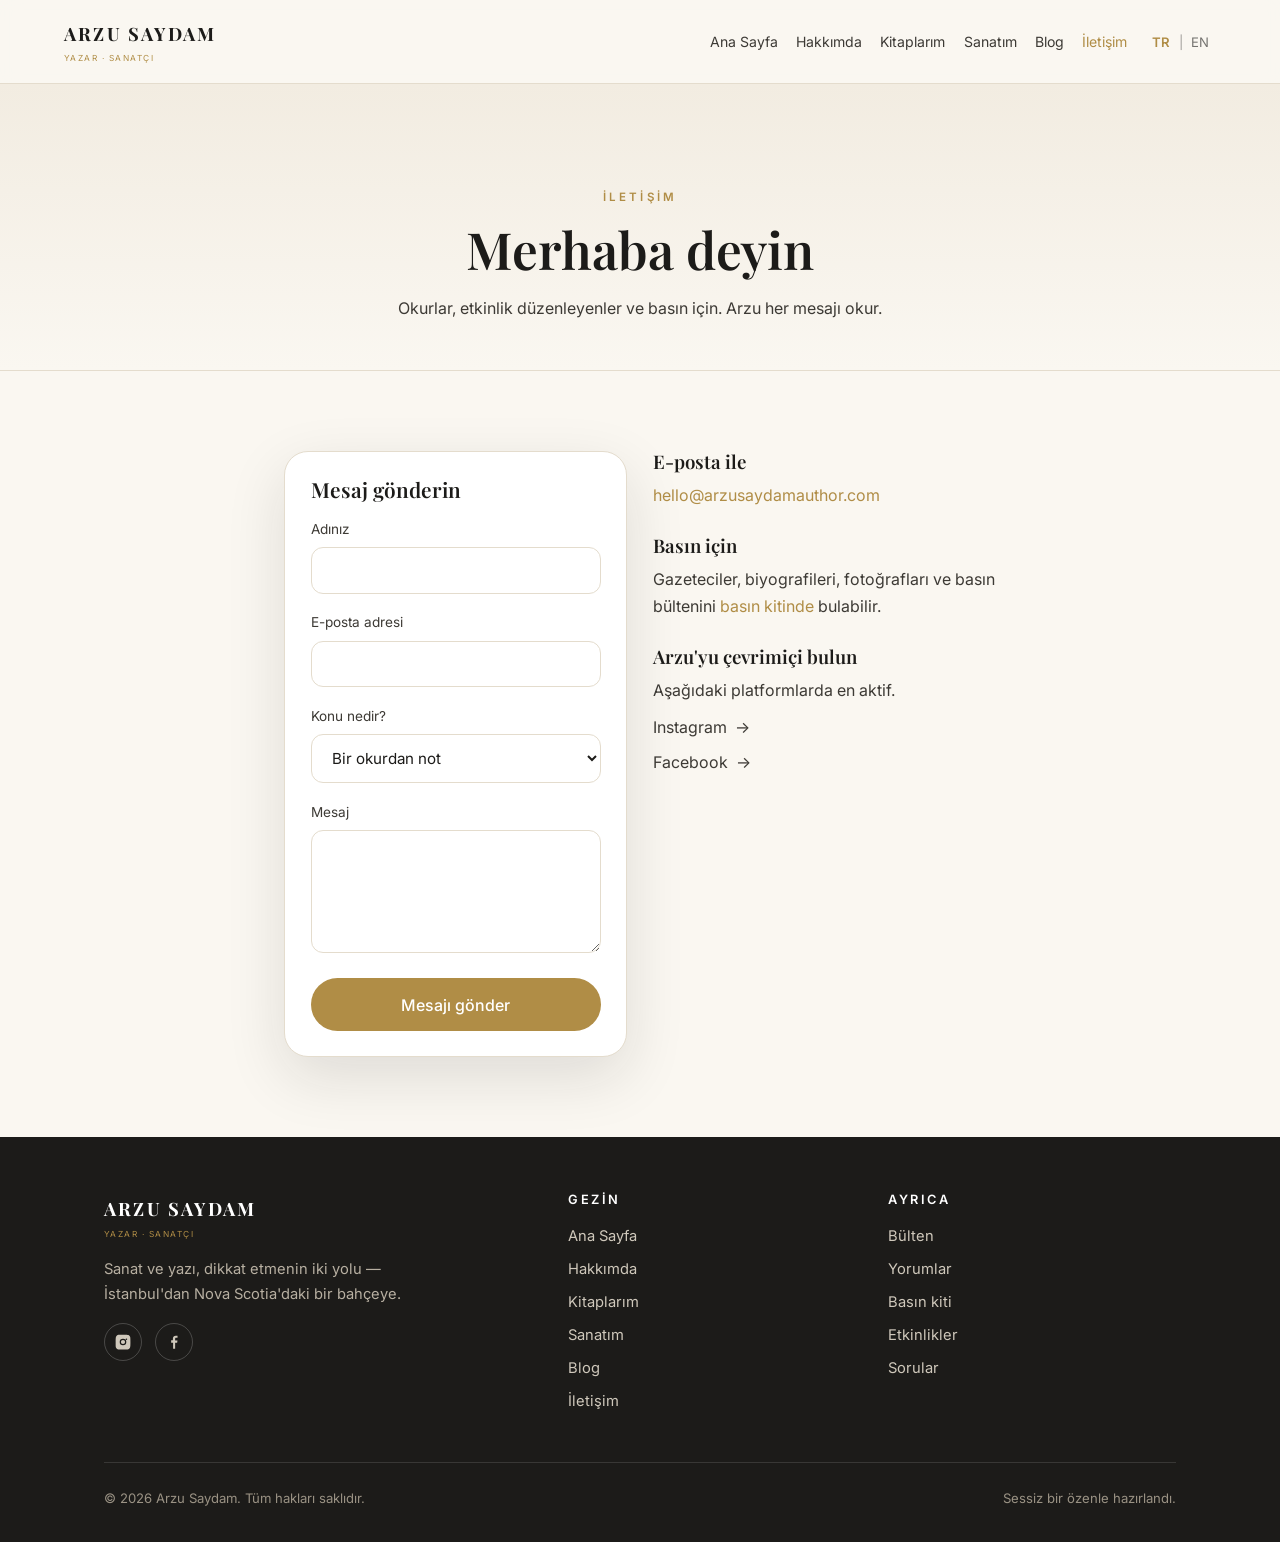
<file: contact.html>
<!DOCTYPE html>
<html lang="tr">
<head>
<script>
try{if(localStorage.getItem('lang')==='en'){document.documentElement.classList.add('lang-en');document.documentElement.lang='en';}}catch(e){}
</script>
<meta charset="UTF-8">
<meta name="viewport" content="width=device-width, initial-scale=1.0">
<title>İletişim — Arzu Saydam</title>
<meta name="description" content="Yazar Arzu Saydam ile iletişime geçin — okurlar, etkinlik düzenleyenler ve basın için.">
<meta property="og:type" content="website">
<meta property="og:site_name" content="Arzu Saydam">
<meta property="og:title" content="İletişim — Arzu Saydam">
<meta property="og:description" content="Yazar Arzu Saydam ile iletişime geçin — okurlar, etkinlik düzenleyenler ve basın için.">
<meta property="og:image" content="https://www.arzusaydamauthor.com/assets/og-image.jpg">
<meta property="og:image:width" content="1200">
<meta property="og:image:height" content="630">
<meta name="twitter:card" content="summary_large_image">
<meta name="twitter:title" content="İletişim — Arzu Saydam">
<meta name="twitter:description" content="Yazar Arzu Saydam ile iletişime geçin — okurlar, etkinlik düzenleyenler ve basın için.">
<meta name="twitter:image" content="https://www.arzusaydamauthor.com/assets/og-image.jpg">

<link rel="canonical" href="https://www.arzusaydamauthor.com/contact.html">
<link rel="icon" href="assets/logo_square.png?v=2">
<link rel="preconnect" href="https://fonts.googleapis.com">
<link rel="preconnect" href="https://fonts.gstatic.com" crossorigin>
<link href="https://fonts.googleapis.com/css2?family=Inter:wght@400;500;600;700&family=Playfair+Display:ital,wght@0,500;0,600;1,500;1,600&display=swap" rel="stylesheet">
<link rel="stylesheet" href="styles.css">
</head>
<body data-page="contact">
<a class="skip-link" href="#main">Skip to content</a>
<div id="nav-slot"></div>

<main id="main">

<div class="page-head">
  <div class="section-tag"><span data-lang="tr">İletişim</span><span data-lang="en">Contact</span></div>
  <h1><span data-lang="tr">Merhaba deyin</span><span data-lang="en">Say hello</span></h1>
  <p><span data-lang="tr">Okurlar, etkinlik düzenleyenler ve basın için. Arzu her mesajı okur.</span><span data-lang="en">For readers, event organisers, and media alike. Arzu reads every message.</span></p>
</div>

<section>
  <div class="narrow">
    <div class="grid grid-2" style="align-items:start">
      <div class="card">
        <div class="body">
          <h3 style="margin-bottom:1rem"><span data-lang="tr">Mesaj gönderin</span><span data-lang="en">Send a message</span></h3>
          <form id="c-form" data-form="contact" method="post" novalidate>
            <input type="hidden" name="access_key" value="2f3a28a9-919c-405b-8b5c-309c4fafdba7">
            <input type="hidden" name="subject" value="New contact message – arzusaydamauthor.com">
            <input type="hidden" name="from_name" value="Arzu Saydam website">
            <input type="hidden" name="replyto" value="">
            <input type="hidden" name="language" value="">
            <input type="hidden" name="page_url" value="">
            <input type="hidden" name="topic" value="">
            <div class="hp" aria-hidden="true">
              <label for="c-botcheck">Botcheck</label>
              <input id="c-botcheck" type="checkbox" name="botcheck" tabindex="-1" autocomplete="off">
            </div>
            <div class="field"><label for="c-name"><span data-lang="tr">Adınız</span><span data-lang="en">Your name</span></label><input id="c-name" name="name" type="text" required></div>
            <div class="field"><label for="c-email"><span data-lang="tr">E-posta adresi</span><span data-lang="en">Email address</span></label><input id="c-email" name="email" type="email" required></div>
            <div class="field"><label for="c-topic"><span data-lang="tr">Konu nedir?</span><span data-lang="en">What's this about?</span></label>
              <select id="c-topic" name="topic_id" required>
                <option value="reader" data-label-tr="Bir okurdan not" data-label-en="A note from a reader">Bir okurdan not</option>
                <option value="event" data-label-tr="Etkinlik daveti" data-label-en="An event invitation">Etkinlik daveti</option>
                <option value="media" data-label-tr="Basın veya söyleşi talebi" data-label-en="A media or interview request">Basın veya söyleşi talebi</option>
                <option value="other" data-label-tr="Başka bir şey" data-label-en="Something else">Başka bir şey</option>
              </select>
            </div>
            <div class="field"><label for="c-msg"><span data-lang="tr">Mesaj</span><span data-lang="en">Message</span></label><textarea id="c-msg" name="message" rows="5" required></textarea></div>
            <button type="submit" class="btn btn-gold btn-lg" style="width:100%"><span data-lang="tr">Mesajı gönder</span><span data-lang="en">Send message</span></button>
            <p id="c-form-status" class="form-status" role="alert" hidden></p>
          </form>
          <div id="c-thanks" style="display:none;text-align:center;padding:1rem 0">
            <div style="font-size:2rem;color:var(--gold)">❧</div>
            <h3><span data-lang="tr">Teşekkürler</span><span data-lang="en">Thank you</span></h3>
            <p style="color:var(--ink-soft)"><span data-lang="tr">Mesajınız gönderildi. Arzu en kısa sürede size dönecek.</span><span data-lang="en">Your message has been sent. Arzu will be in touch soon.</span></p>
          </div>
        </div>
      </div>

      <div>
        <h3 style="margin-bottom:0.6rem"><span data-lang="tr">E-posta ile</span><span data-lang="en">By email</span></h3>
        <p style="color:var(--ink-soft);margin-bottom:1.6rem"><a href="mailto:hello@arzusaydamauthor.com" style="color:var(--gold)">hello@arzusaydamauthor.com</a></p>

        <h3 style="margin-bottom:0.6rem"><span data-lang="tr">Basın için</span><span data-lang="en">For media</span></h3>
        <p style="color:var(--ink-soft);margin-bottom:1.6rem"><span data-lang="tr">Gazeteciler, biyografileri, fotoğrafları ve basın bültenini <a href="media-kit.html" style="color:var(--gold)">basın kitinde</a> bulabilir.</span><span data-lang="en">Journalists can find bios, photos and a press release in the <a href="media-kit.html" style="color:var(--gold)">media kit</a>.</span></p>

        <h3 style="margin-bottom:0.6rem"><span data-lang="tr">Arzu'yu çevrimiçi bulun</span><span data-lang="en">Find Arzu online</span></h3>
        <p style="color:var(--ink-soft);margin-bottom:0.6rem"><span data-lang="tr">Aşağıdaki platformlarda en aktif.</span><span data-lang="en">She's most active on the platforms below.</span></p>
        <div style="display:flex;flex-direction:column;gap:0.5rem">
          <a href="https://www.instagram.com/arzusaydam" target="_blank" rel="noopener" style="color:var(--ink-soft)">Instagram &nbsp;→</a>
          <a href="https://facebook.com/n.arzusaydam" target="_blank" rel="noopener" style="color:var(--ink-soft)">Facebook &nbsp;→</a>
        </div>
      </div>
    </div>
  </div>
</section>

</main>

<div id="footer-slot"></div>
<script src="partials.js"></script>
<script src="forms.js"></script>
</body>
</html>
</file>
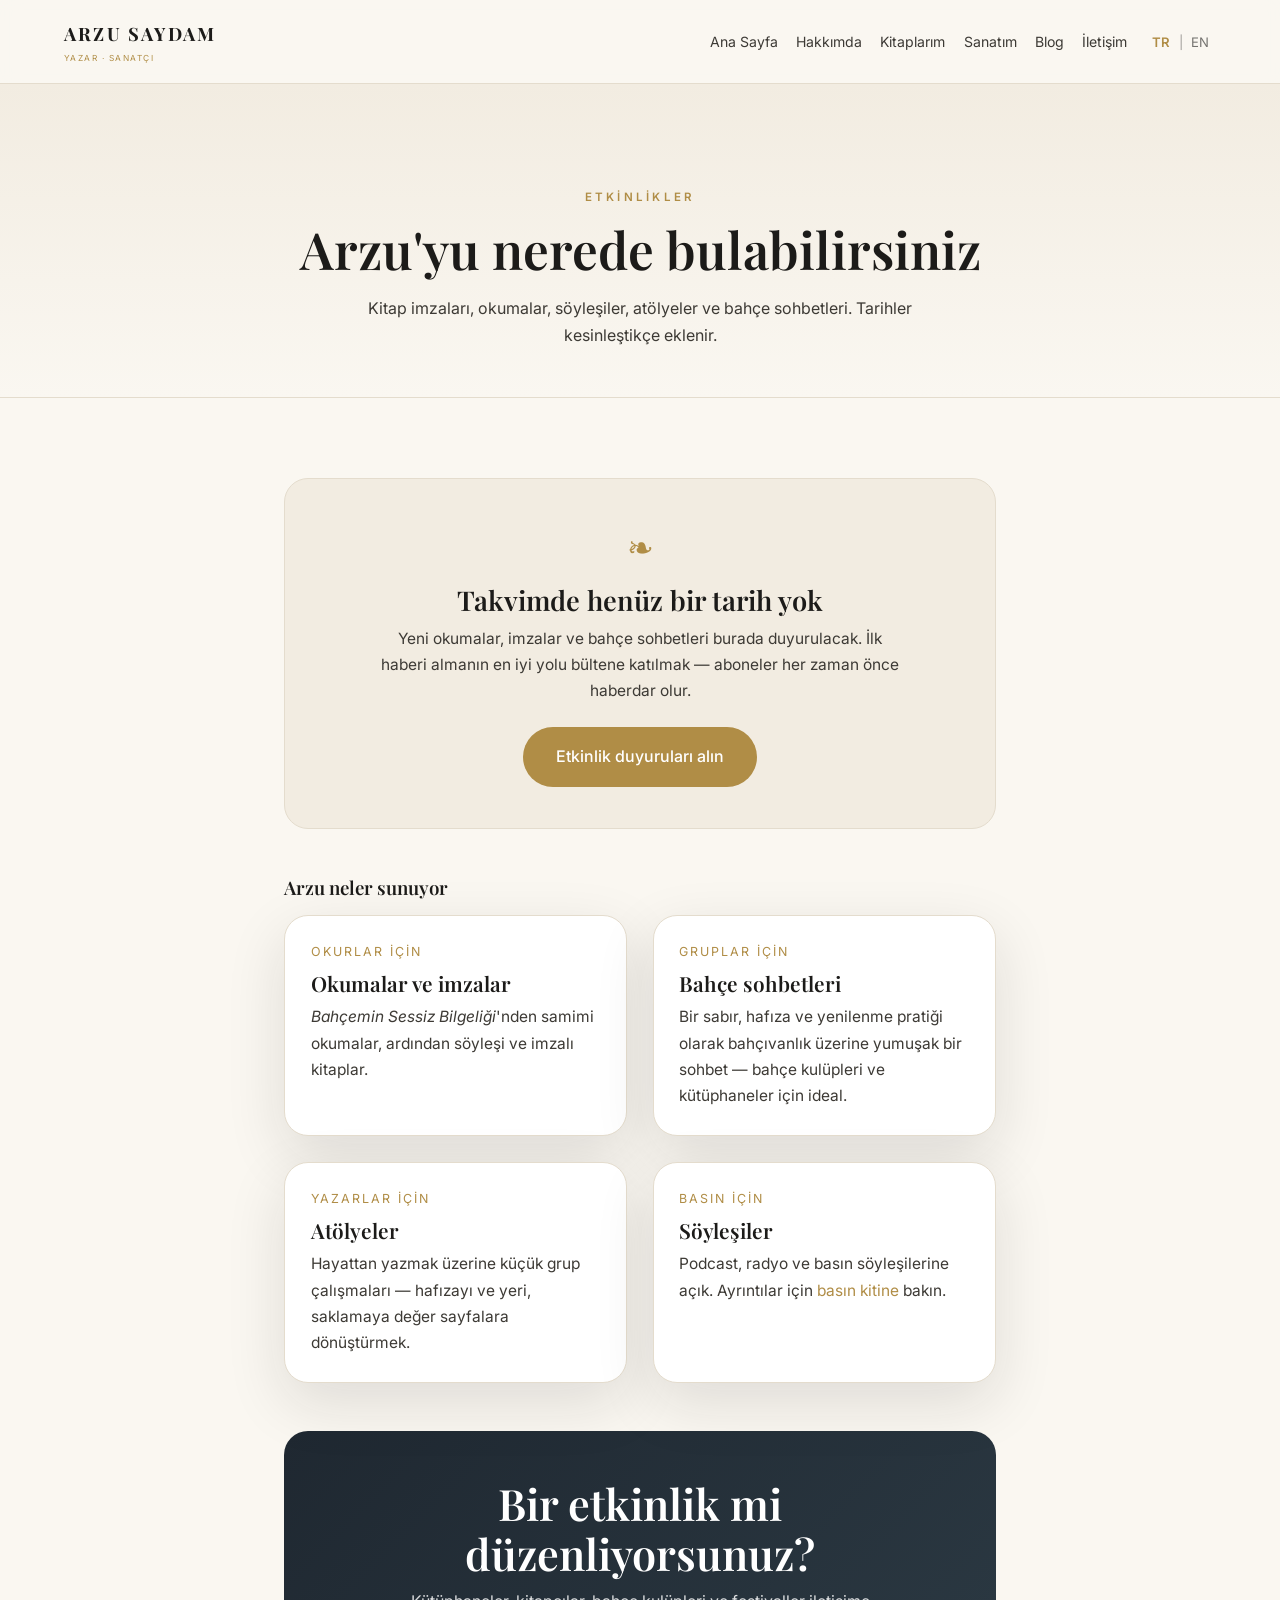
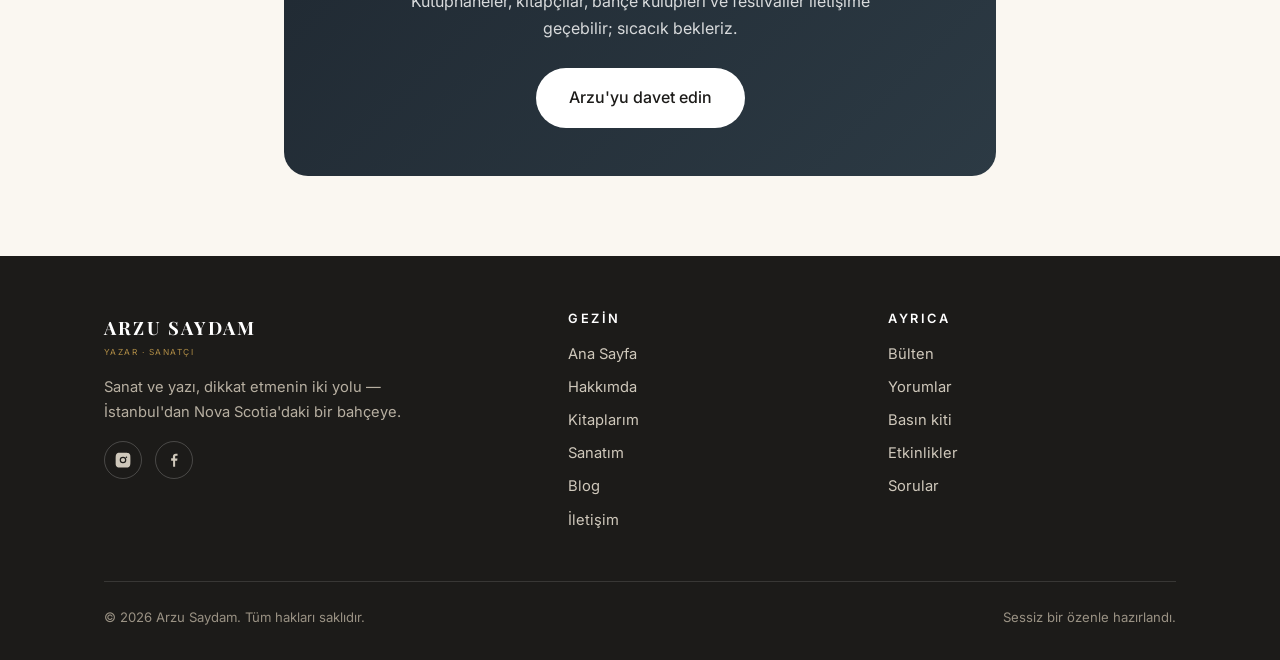
<file: events.html>
<!DOCTYPE html>
<html lang="tr">
<head>
<script>
try{if(localStorage.getItem('lang')==='en'){document.documentElement.classList.add('lang-en');document.documentElement.lang='en';}}catch(e){}
</script>
<meta charset="UTF-8">
<meta name="viewport" content="width=device-width, initial-scale=1.0">
<title>Etkinlikler — Arzu Saydam</title>
<meta name="description" content="Yazar Arzu Saydam ile kitap imzaları, okumalar, söyleşiler, atölyeler ve bahçe sohbetleri.">
<meta property="og:type" content="website">
<meta property="og:site_name" content="Arzu Saydam">
<meta property="og:title" content="Etkinlikler — Arzu Saydam">
<meta property="og:description" content="Yazar Arzu Saydam ile kitap imzaları, okumalar, söyleşiler, atölyeler ve bahçe sohbetleri.">
<meta property="og:image" content="https://www.arzusaydamauthor.com/assets/og-image.jpg">
<meta property="og:image:width" content="1200">
<meta property="og:image:height" content="630">
<meta name="twitter:card" content="summary_large_image">
<meta name="twitter:title" content="Etkinlikler — Arzu Saydam">
<meta name="twitter:description" content="Yazar Arzu Saydam ile kitap imzaları, okumalar, söyleşiler, atölyeler ve bahçe sohbetleri.">
<meta name="twitter:image" content="https://www.arzusaydamauthor.com/assets/og-image.jpg">

<link rel="canonical" href="https://www.arzusaydamauthor.com/events.html">
<link rel="icon" href="assets/logo_square.png?v=2">
<link rel="preconnect" href="https://fonts.googleapis.com">
<link rel="preconnect" href="https://fonts.gstatic.com" crossorigin>
<link href="https://fonts.googleapis.com/css2?family=Inter:wght@400;500;600;700&family=Playfair+Display:ital,wght@0,500;0,600;1,500;1,600&display=swap" rel="stylesheet">
<link rel="stylesheet" href="styles.css">
</head>
<body data-page="events">
<a class="skip-link" href="#main">Skip to content</a>
<div id="nav-slot"></div>

<main id="main">

<div class="page-head">
  <div class="section-tag"><span data-lang="tr">Etkinlikler</span><span data-lang="en">Events</span></div>
  <h1><span data-lang="tr">Arzu'yu nerede bulabilirsiniz</span><span data-lang="en">Where to find Arzu</span></h1>
  <p><span data-lang="tr">Kitap imzaları, okumalar, söyleşiler, atölyeler ve bahçe sohbetleri. Tarihler kesinleştikçe eklenir.</span><span data-lang="en">Book signings, readings, interviews, workshops and garden talks. Dates are added as they're confirmed.</span></p>
</div>

<section>
  <div class="narrow">
    <div class="card" style="box-shadow:none;background:var(--paper-2);text-align:center">
      <div class="body" style="padding:2.6rem">
        <div style="font-size:2rem;color:var(--gold)">❧</div>
        <h2 class="section-title" style="font-size:1.7rem;margin:0.6rem 0"><span data-lang="tr">Takvimde henüz bir tarih yok</span><span data-lang="en">No dates on the calendar just yet</span></h2>
        <p style="color:var(--ink-soft);max-width:520px;margin:0 auto 1.4rem"><span data-lang="tr">Yeni okumalar, imzalar ve bahçe sohbetleri burada duyurulacak. İlk haberi almanın en iyi yolu bültene katılmak — aboneler her zaman önce haberdar olur.</span><span data-lang="en">New readings, signings, and garden talks will be announced here. The best way to hear first is to join the newsletter — subscribers always get early word.</span></p>
        <a href="newsletter.html" class="btn btn-gold btn-lg"><span data-lang="tr">Etkinlik duyuruları alın</span><span data-lang="en">Get event announcements</span></a>
      </div>
    </div>

    <div style="margin-top:3rem">
      <h3 style="margin-bottom:1rem"><span data-lang="tr">Arzu neler sunuyor</span><span data-lang="en">What Arzu offers</span></h3>
      <div class="grid grid-2">
        <div class="card"><div class="body"><div class="meta"><span data-lang="tr">Okurlar için</span><span data-lang="en">For readers</span></div><h3><span data-lang="tr">Okumalar ve imzalar</span><span data-lang="en">Readings &amp; signings</span></h3><p><span data-lang="tr"><em>Bahçemin Sessiz Bilgeliği</em>'nden samimi okumalar, ardından söyleşi ve imzalı kitaplar.</span><span data-lang="en">Intimate readings from <em>Bahçemin Sessiz Bilgeliği</em>, followed by conversation and signed copies.</span></p></div></div>
        <div class="card"><div class="body"><div class="meta"><span data-lang="tr">Gruplar için</span><span data-lang="en">For groups</span></div><h3><span data-lang="tr">Bahçe sohbetleri</span><span data-lang="en">Garden talks</span></h3><p><span data-lang="tr">Bir sabır, hafıza ve yenilenme pratiği olarak bahçıvanlık üzerine yumuşak bir sohbet — bahçe kulüpleri ve kütüphaneler için ideal.</span><span data-lang="en">A gentle talk on gardening as a practice of patience, memory, and renewal — perfect for garden clubs and libraries.</span></p></div></div>
        <div class="card"><div class="body"><div class="meta"><span data-lang="tr">Yazarlar için</span><span data-lang="en">For writers</span></div><h3><span data-lang="tr">Atölyeler</span><span data-lang="en">Workshops</span></h3><p><span data-lang="tr">Hayattan yazmak üzerine küçük grup çalışmaları — hafızayı ve yeri, saklamaya değer sayfalara dönüştürmek.</span><span data-lang="en">Small-group sessions on writing from life — turning memory and place into pages worth keeping.</span></p></div></div>
        <div class="card"><div class="body"><div class="meta"><span data-lang="tr">Basın için</span><span data-lang="en">For media</span></div><h3><span data-lang="tr">Söyleşiler</span><span data-lang="en">Interviews</span></h3><p><span data-lang="tr">Podcast, radyo ve basın söyleşilerine açık. Ayrıntılar için <a href="media-kit.html" style="color:var(--gold)">basın kitine</a> bakın.</span><span data-lang="en">Available for podcasts, radio, and print features. See the <a href="media-kit.html" style="color:var(--gold)">media kit</a> for details.</span></p></div></div>
      </div>
    </div>

    <div class="band" style="margin-top:3rem">
      <h2 class="section-title" style="margin-bottom:0.6rem"><span data-lang="tr">Bir etkinlik mi düzenliyorsunuz?</span><span data-lang="en">Organising an event?</span></h2>
      <p style="max-width:520px;margin:0 auto 1.6rem"><span data-lang="tr">Kütüphaneler, kitapçılar, bahçe kulüpleri ve festivaller iletişime geçebilir; sıcacık bekleriz.</span><span data-lang="en">Libraries, bookstores, garden clubs and festivals are warmly welcome to get in touch.</span></p>
      <a href="contact.html" class="btn btn-white btn-lg"><span data-lang="tr">Arzu'yu davet edin</span><span data-lang="en">Invite Arzu</span></a>
    </div>
  </div>
</section>

</main>

<div id="footer-slot"></div>
<script src="partials.js"></script>
</body>
</html>
</file>
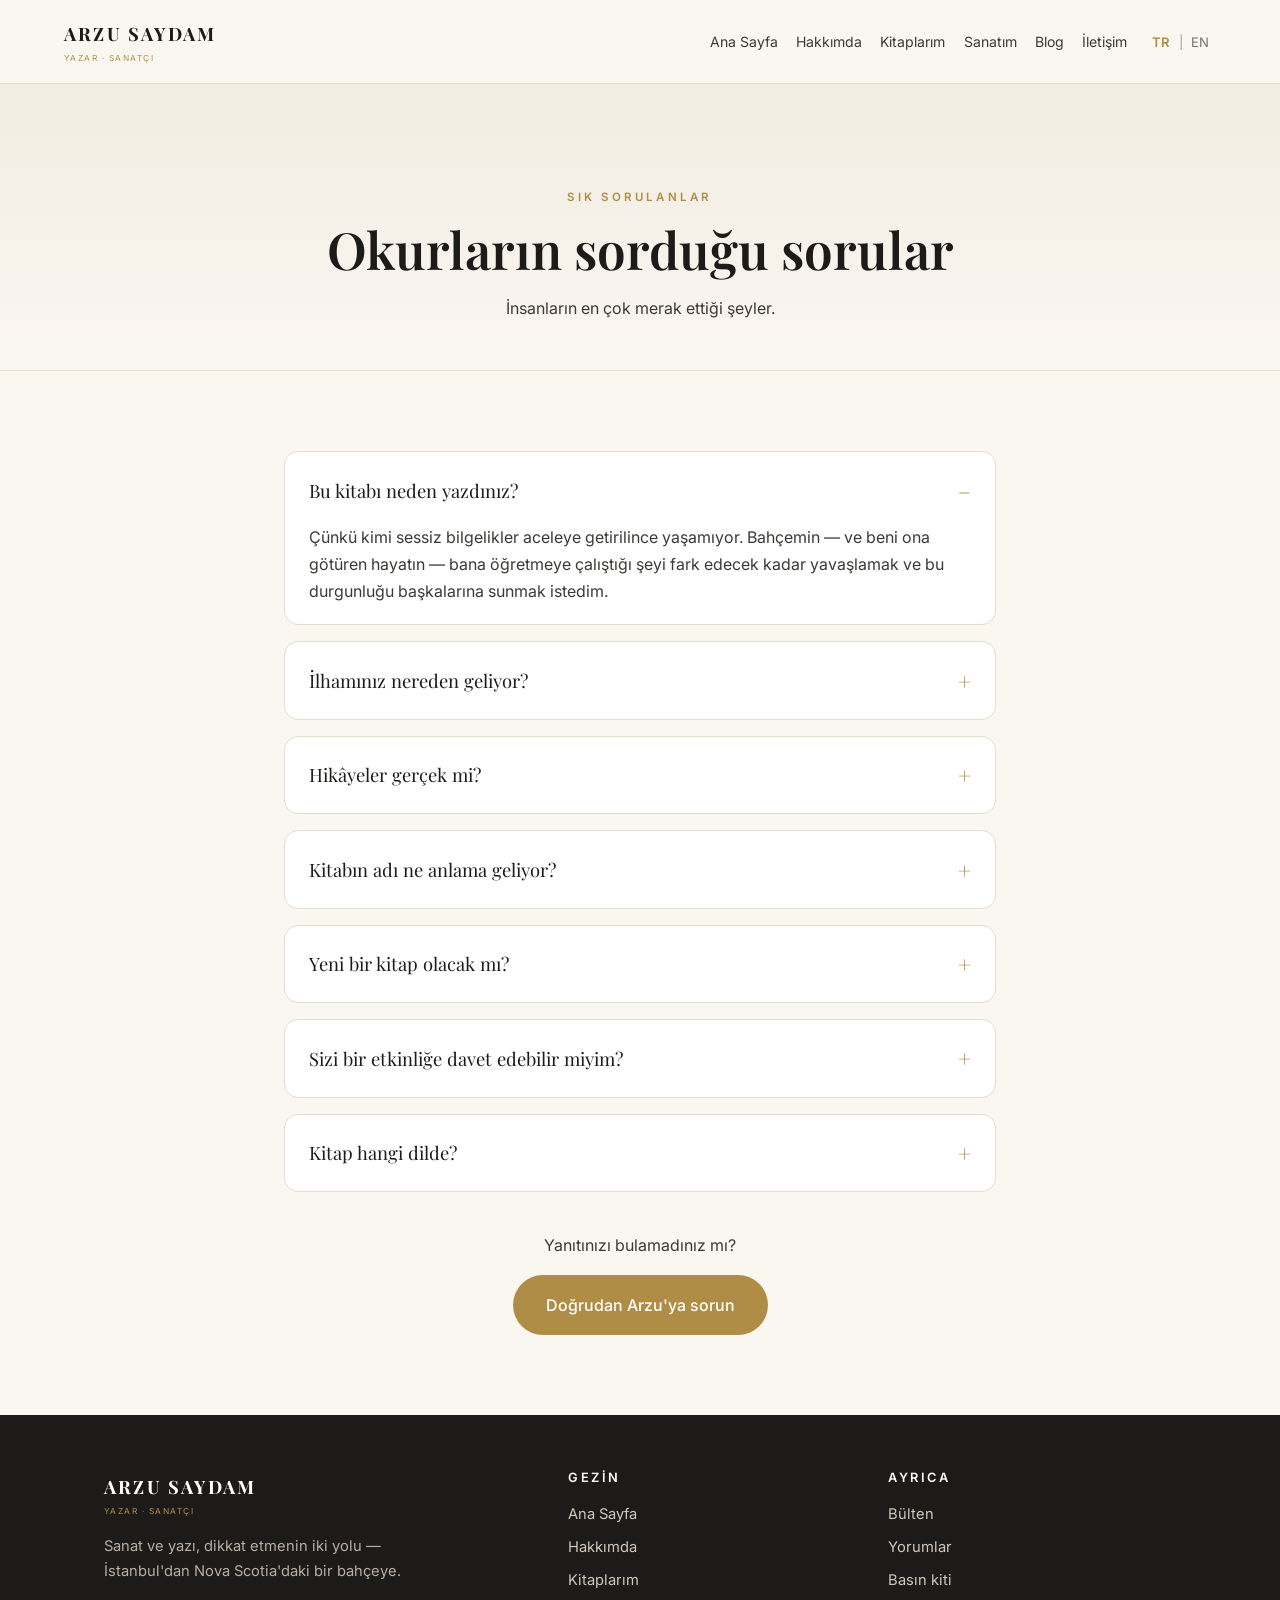
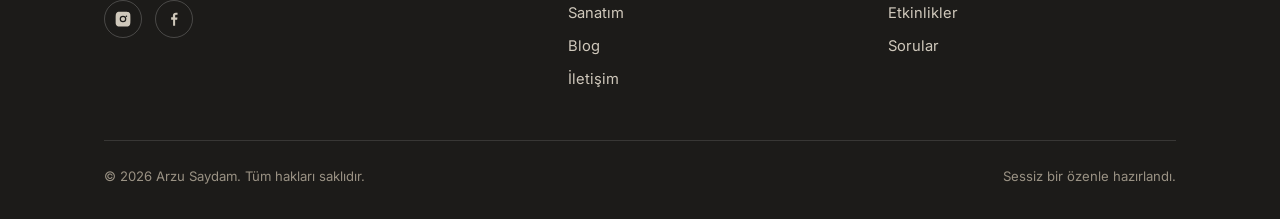
<file: faq.html>
<!DOCTYPE html>
<html lang="tr">
<head>
<script>
try{if(localStorage.getItem('lang')==='en'){document.documentElement.classList.add('lang-en');document.documentElement.lang='en';}}catch(e){}
</script>
<meta charset="UTF-8">
<meta name="viewport" content="width=device-width, initial-scale=1.0">
<title>Sık Sorulanlar — Arzu Saydam</title>
<meta name="description" content="Okurların Arzu Saydam'a en çok sorduğu soruların yanıtları.">
<meta property="og:type" content="website">
<meta property="og:site_name" content="Arzu Saydam">
<meta property="og:title" content="Sık Sorulanlar — Arzu Saydam">
<meta property="og:description" content="Okurların Arzu Saydam'a en çok sorduğu soruların yanıtları.">
<meta property="og:image" content="https://www.arzusaydamauthor.com/assets/og-image.jpg">
<meta property="og:image:width" content="1200">
<meta property="og:image:height" content="630">
<meta name="twitter:card" content="summary_large_image">
<meta name="twitter:title" content="Sık Sorulanlar — Arzu Saydam">
<meta name="twitter:description" content="Okurların Arzu Saydam'a en çok sorduğu soruların yanıtları.">
<meta name="twitter:image" content="https://www.arzusaydamauthor.com/assets/og-image.jpg">

<link rel="canonical" href="https://www.arzusaydamauthor.com/faq.html">
<link rel="icon" href="assets/logo_square.png?v=2">
<link rel="preconnect" href="https://fonts.googleapis.com">
<link rel="preconnect" href="https://fonts.gstatic.com" crossorigin>
<link href="https://fonts.googleapis.com/css2?family=Inter:wght@400;500;600;700&family=Playfair+Display:ital,wght@0,500;0,600;1,500;1,600&display=swap" rel="stylesheet">
<link rel="stylesheet" href="styles.css">
</head>
<body data-page="faq">
<a class="skip-link" href="#main">Skip to content</a>
<div id="nav-slot"></div>

<main id="main">

<div class="page-head">
  <div class="section-tag"><span data-lang="tr">Sık Sorulanlar</span><span data-lang="en">FAQ</span></div>
  <h1><span data-lang="tr">Okurların sorduğu sorular</span><span data-lang="en">Questions readers ask</span></h1>
  <p><span data-lang="tr">İnsanların en çok merak ettiği şeyler.</span><span data-lang="en">The things people most often want to know.</span></p>
</div>

<section>
  <div class="narrow faq">
    <details open><summary><span data-lang="tr">Bu kitabı neden yazdınız?</span><span data-lang="en">Why did you write this book?</span></summary><p><span data-lang="tr">Çünkü kimi sessiz bilgelikler aceleye getirilince yaşamıyor. Bahçemin — ve beni ona götüren hayatın — bana öğretmeye çalıştığı şeyi fark edecek kadar yavaşlamak ve bu durgunluğu başkalarına sunmak istedim.</span><span data-lang="en">Because some kinds of quiet wisdom don't survive being rushed. I wanted to slow down enough to notice what my garden — and the life that led me to it — had been trying to teach me, and to offer that stillness to others.</span></p></details>
    <details><summary><span data-lang="tr">İlhamınız nereden geliyor?</span><span data-lang="en">Where does your inspiration come from?</span></summary><p><span data-lang="tr">Çoğunlukla mevsimlerden. İstanbul'dan ve Kanada'dan, gitme şansı bulduğum kırktan fazla ülkeden ve her şeyden çok, küçük ve sıradan anlara dikkat etmekten. İlham genelde yalnızca sabırla verilen dikkattir.</span><span data-lang="en">From the seasons, mostly. From Istanbul and from Canada, from the more than forty countries I've been lucky enough to visit, and above all from paying attention to small, ordinary moments. Inspiration is usually just attention, given patiently.</span></p></details>
    <details><summary><span data-lang="tr">Hikâyeler gerçek mi?</span><span data-lang="en">Are the stories true?</span></summary><p><span data-lang="tr">Hafızanın gerçek olduğu ölçüde gerçek. Bahçeler, mevsimler ve duygular gerçek. Kimi ayrıntılar hikâyenin hatırına biçimlendirildi ama hiçbiri aldatmak için uydurulmadı — hepsi dürüst bir şeyin hizmetinde.</span><span data-lang="en">They're true the way memory is true. The gardens, the seasons, and the feelings are real. Some details are shaped for the sake of the story, but nothing is invented to deceive — it's all in service of something honest.</span></p></details>
    <details><summary><span data-lang="tr">Kitabın adı ne anlama geliyor?</span><span data-lang="en">What does the title mean?</span></summary><p><span data-lang="tr"><em>Bahçemin Sessiz Bilgeliği</em>, bir bahçenin dinlemeye istekliysek konuşmadan öğrettiği fikrini taşır. Kitabın kalbi de budur.</span><span data-lang="en"><em>Bahçemin Sessiz Bilgeliği</em> means "The Gentle Wisdom of My Garden." It reflects the heart of the book: that a garden teaches without speaking, if we're willing to listen.</span></p></details>
    <details><summary><span data-lang="tr">Yeni bir kitap olacak mı?</span><span data-lang="en">Will there be another book?</span></summary><p><span data-lang="tr">Evet — yenisi büyüyor. Bahçedeki her şey gibi, hazır olduğunda gelecek. İlk haberi almanın en iyi yolu bültene katılmak.</span><span data-lang="en">Yes — more is growing. Like everything in the garden, it will arrive when it's ready. The best way to hear about it first is to join the newsletter.</span></p></details>
    <details><summary><span data-lang="tr">Sizi bir etkinliğe davet edebilir miyim?</span><span data-lang="en">Can I invite you to an event?</span></summary><p><span data-lang="tr">Sıcacık, evet. Okumaları, bahçe sohbetlerini ve atölyeleri çok severim. Lütfen iletişim sayfasından ulaşın; ayrıntılar için basın kitine bakın.</span><span data-lang="en">Warmly, yes. I love readings, garden talks, and workshops. Please reach out through the contact page, and see the media kit for details.</span></p></details>
    <details><summary><span data-lang="tr">Kitap hangi dilde?</span><span data-lang="en">What language is the book in?</span></summary><p><span data-lang="tr">İlk baskı Türkçe. Çeviriler ve gelecek baskılar hakkında haberler için en iyi yer bülten.</span><span data-lang="en">The first edition is in Turkish. For news about translations and future editions, the newsletter is the best place to stay informed.</span></p></details>
  </div>

  <div class="wrap" style="margin-top:2.5rem">
    <div class="center">
      <p style="color:var(--ink-soft);margin-bottom:1rem"><span data-lang="tr">Yanıtınızı bulamadınız mı?</span><span data-lang="en">Didn't find your answer?</span></p>
      <a href="contact.html" class="btn btn-gold btn-lg"><span data-lang="tr">Doğrudan Arzu'ya sorun</span><span data-lang="en">Ask Arzu directly</span></a>
    </div>
  </div>
</section>

</main>

<div id="footer-slot"></div>
<script src="partials.js"></script>
</body>
</html>
</file>
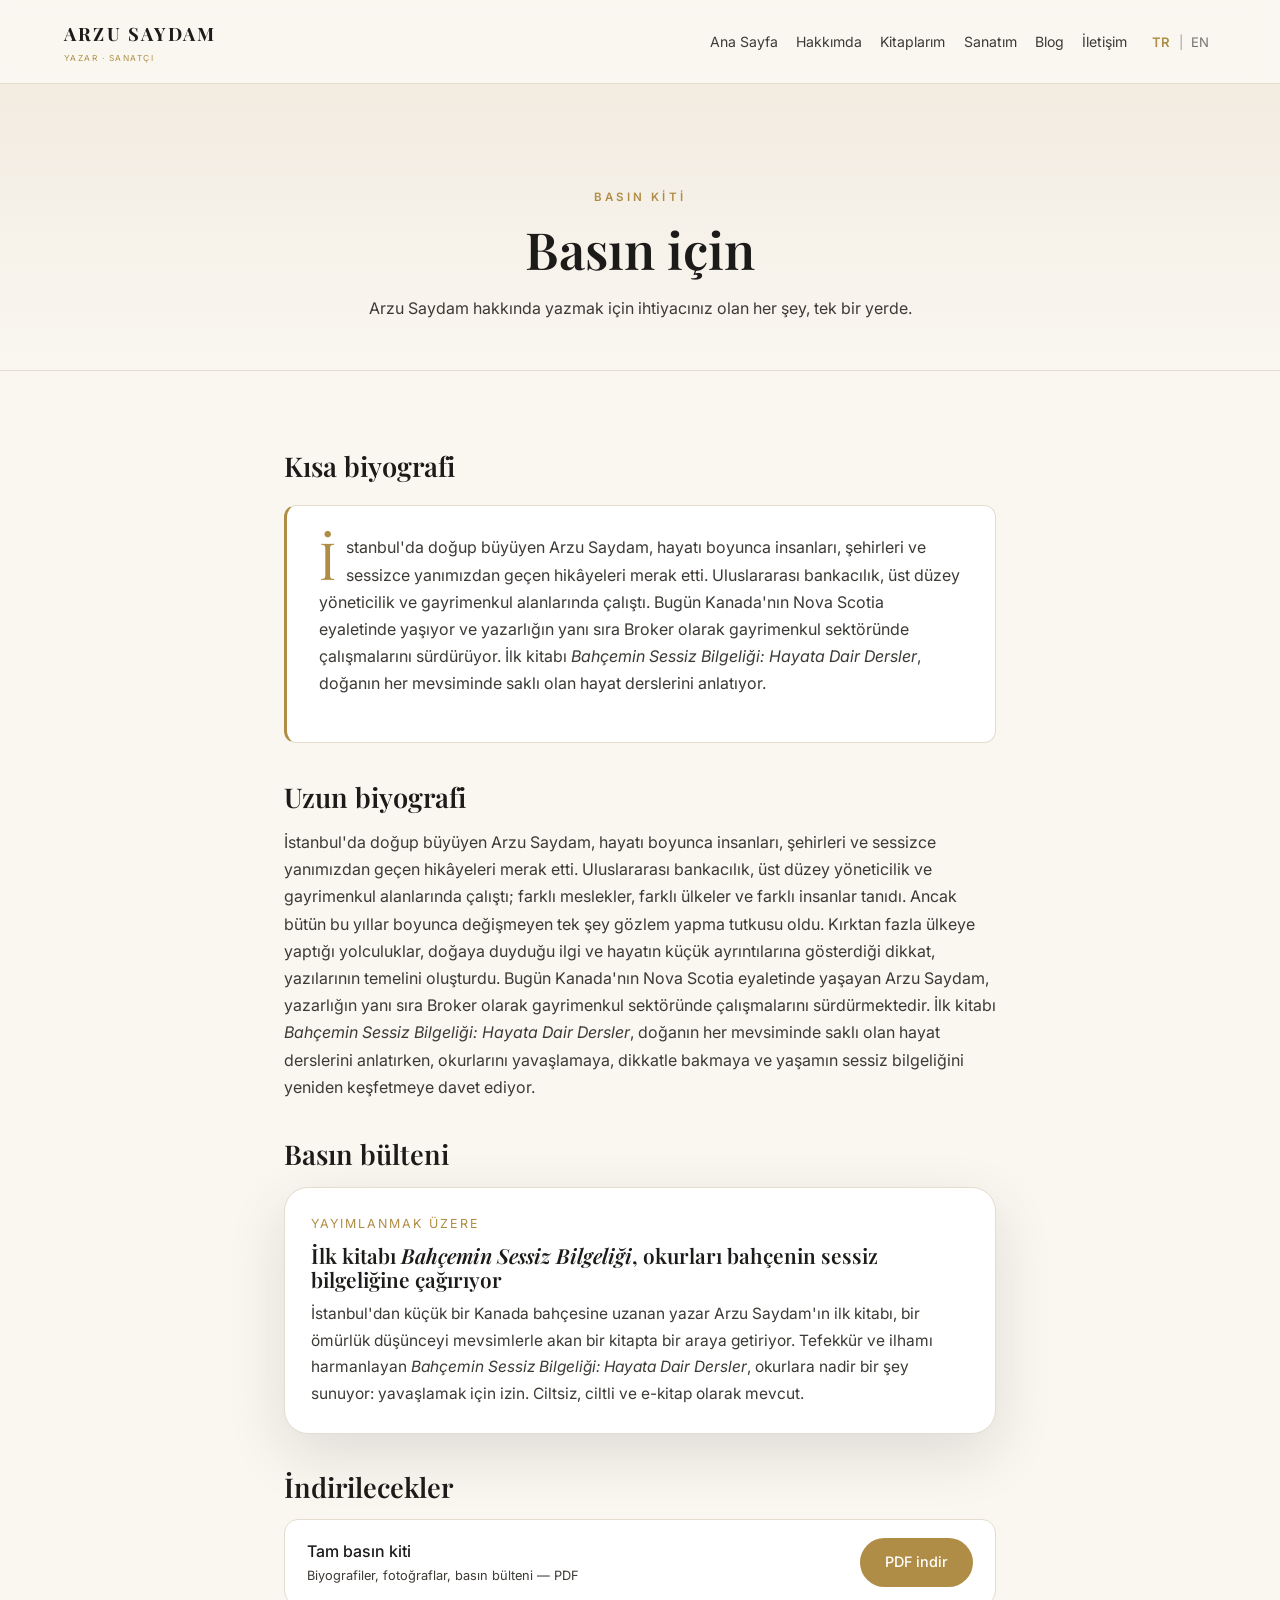
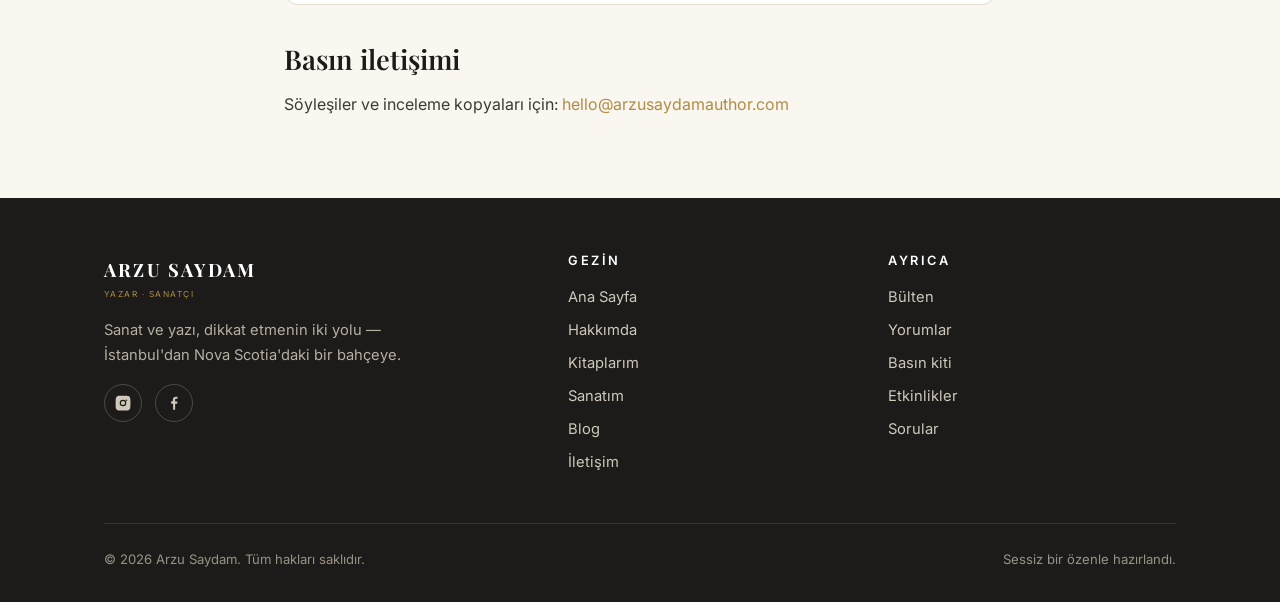
<file: media-kit.html>
<!DOCTYPE html>
<html lang="tr">
<head>
<script>
try{if(localStorage.getItem('lang')==='en'){document.documentElement.classList.add('lang-en');document.documentElement.lang='en';}}catch(e){}
</script>
<meta charset="UTF-8">
<meta name="viewport" content="width=device-width, initial-scale=1.0">
<title>Basın Kiti — Arzu Saydam</title>
<meta name="description" content="Yazar Arzu Saydam için basın kaynakları — kısa ve uzun biyografiler, yüksek çözünürlüklü fotoğraflar, kitap kapakları, basın bülteni ve iletişim.">
<meta property="og:type" content="website">
<meta property="og:site_name" content="Arzu Saydam">
<meta property="og:title" content="Basın Kiti — Arzu Saydam">
<meta property="og:description" content="Yazar Arzu Saydam için basın kaynakları — kısa ve uzun biyografiler, yüksek çözünürlüklü fotoğraflar, kitap kapakları, basın bülteni ve iletişim.">
<meta property="og:image" content="https://www.arzusaydamauthor.com/assets/og-image.jpg">
<meta property="og:image:width" content="1200">
<meta property="og:image:height" content="630">
<meta name="twitter:card" content="summary_large_image">
<meta name="twitter:title" content="Basın Kiti — Arzu Saydam">
<meta name="twitter:description" content="Yazar Arzu Saydam için basın kaynakları — kısa ve uzun biyografiler, yüksek çözünürlüklü fotoğraflar, kitap kapakları, basın bülteni ve iletişim.">
<meta name="twitter:image" content="https://www.arzusaydamauthor.com/assets/og-image.jpg">

<link rel="canonical" href="https://www.arzusaydamauthor.com/media-kit.html">
<link rel="icon" href="assets/logo_square.png?v=2">
<link rel="preconnect" href="https://fonts.googleapis.com">
<link rel="preconnect" href="https://fonts.gstatic.com" crossorigin>
<link href="https://fonts.googleapis.com/css2?family=Inter:wght@400;500;600;700&family=Playfair+Display:ital,wght@0,500;0,600;1,500;1,600&display=swap" rel="stylesheet">
<link rel="stylesheet" href="styles.css">
</head>
<body data-page="media-kit">
<a class="skip-link" href="#main">Skip to content</a>
<div id="nav-slot"></div>

<main id="main">

<div class="page-head">
  <div class="section-tag"><span data-lang="tr">Basın Kiti</span><span data-lang="en">Media Kit</span></div>
  <h1><span data-lang="tr">Basın için</span><span data-lang="en">For press &amp; media</span></h1>
  <p><span data-lang="tr">Arzu Saydam hakkında yazmak için ihtiyacınız olan her şey, tek bir yerde.</span><span data-lang="en">Everything you need to write about Arzu Saydam, in one place.</span></p>
</div>

<section>
  <div class="narrow">
    <h2 class="section-title" style="font-size:1.7rem"><span data-lang="tr">Kısa biyografi</span><span data-lang="en">Short bio</span></h2>
    <div class="sample" style="border-left-color:var(--gold)">
      <p style="color:var(--ink-soft)"><span data-lang="tr">İstanbul'da doğup büyüyen Arzu Saydam, hayatı boyunca insanları, şehirleri ve sessizce yanımızdan geçen hikâyeleri merak etti. Uluslararası bankacılık, üst düzey yöneticilik ve gayrimenkul alanlarında çalıştı. Bugün Kanada'nın Nova Scotia eyaletinde yaşıyor ve yazarlığın yanı sıra Broker olarak gayrimenkul sektöründe çalışmalarını sürdürüyor. İlk kitabı <em>Bahçemin Sessiz Bilgeliği: Hayata Dair Dersler</em>, doğanın her mevsiminde saklı olan hayat derslerini anlatıyor.</span><span data-lang="en">Born and raised in Istanbul, Türkiye, Arzu Saydam has always been fascinated by people, places, and the stories that quietly shape our lives. Her professional journey has taken her through international banking, senior management, and real estate. Today she lives in Nova Scotia, Canada, where she continues to write while working as an Associate Broker in real estate. Her debut book, <em>The Gentle Wisdom of My Garden: Lessons from Nature and Life</em>, explores the life lessons quietly offered by nature.</span></p>
    </div>

    <h2 class="section-title" style="font-size:1.7rem;margin-top:2.4rem"><span data-lang="tr">Uzun biyografi</span><span data-lang="en">Long bio</span></h2>
    <p style="color:var(--ink-soft);margin:0.8rem 0"><span data-lang="tr">İstanbul'da doğup büyüyen Arzu Saydam, hayatı boyunca insanları, şehirleri ve sessizce yanımızdan geçen hikâyeleri merak etti. Uluslararası bankacılık, üst düzey yöneticilik ve gayrimenkul alanlarında çalıştı; farklı meslekler, farklı ülkeler ve farklı insanlar tanıdı. Ancak bütün bu yıllar boyunca değişmeyen tek şey gözlem yapma tutkusu oldu. Kırktan fazla ülkeye yaptığı yolculuklar, doğaya duyduğu ilgi ve hayatın küçük ayrıntılarına gösterdiği dikkat, yazılarının temelini oluşturdu. Bugün Kanada'nın Nova Scotia eyaletinde yaşayan Arzu Saydam, yazarlığın yanı sıra Broker olarak gayrimenkul sektöründe çalışmalarını sürdürmektedir. İlk kitabı <em>Bahçemin Sessiz Bilgeliği: Hayata Dair Dersler</em>, doğanın her mevsiminde saklı olan hayat derslerini anlatırken, okurlarını yavaşlamaya, dikkatle bakmaya ve yaşamın sessiz bilgeliğini yeniden keşfetmeye davet ediyor.</span><span data-lang="en">Born and raised in Istanbul, Türkiye, Arzu Saydam has always been fascinated by people, places, and the stories that quietly shape our lives. Her professional journey has taken her through international banking, senior management in different companies, and real estate, but writing has remained the constant thread connecting every chapter of her life. Having travelled extensively across more than forty countries, she finds inspiration not only in extraordinary destinations but also in the simple moments that often go unnoticed — a conversation, a garden in bloom, an old photograph, or a familiar street seen with new eyes. Today she lives in Nova Scotia, Canada, where she continues to write while working as an Associate Broker in real estate. Her debut book, <em>The Gentle Wisdom of My Garden: Lessons from Nature and Life</em>, explores the life lessons quietly offered by nature, inviting readers to discover wisdom in every season.</span></p>

    <h2 class="section-title" style="font-size:1.7rem;margin-top:2.4rem"><span data-lang="tr">Basın bülteni</span><span data-lang="en">Press release</span></h2>
    <div class="card"><div class="body">
      <p style="font-size:0.78rem;letter-spacing:0.16em;text-transform:uppercase;color:var(--gold);margin-bottom:0.6rem"><span data-lang="tr">Yayımlanmak üzere</span><span data-lang="en">For immediate release</span></p>
      <h3 style="margin-bottom:0.6rem"><span data-lang="tr">İlk kitabı <em>Bahçemin Sessiz Bilgeliği</em>, okurları bahçenin sessiz bilgeliğine çağırıyor</span><span data-lang="en">Debut book <em>Bahçemin Sessiz Bilgeliği</em> invites readers into the quiet wisdom of the garden</span></h3>
      <p style="color:var(--ink-soft)"><span data-lang="tr">İstanbul'dan küçük bir Kanada bahçesine uzanan yazar Arzu Saydam'ın ilk kitabı, bir ömürlük düşünceyi mevsimlerle akan bir kitapta bir araya getiriyor. Tefekkür ve ilhamı harmanlayan <em>Bahçemin Sessiz Bilgeliği: Hayata Dair Dersler</em>, okurlara nadir bir şey sunuyor: yavaşlamak için izin. Ciltsiz, ciltli ve e-kitap olarak mevcut.</span><span data-lang="en">From Istanbul to a small Canadian yard, author Arzu Saydam's debut gathers a life's worth of reflection into a book that moves with the seasons. Blending reflection and meditation, <em>The Gentle Wisdom of My Garden: Lessons from Nature and Life</em> offers readers a rare thing: permission to slow down. Available in paperback, hardcover, and eBook.</span></p>
    </div></div>

    <h2 class="section-title" style="font-size:1.7rem;margin-top:2.4rem"><span data-lang="tr">İndirilecekler</span><span data-lang="en">Downloads</span></h2>
    <div class="dl"><div><div class="n"><span data-lang="tr">Tam basın kiti</span><span data-lang="en">Full media kit</span></div><div class="s"><span data-lang="tr">Biyografiler, fotoğraflar, basın bülteni — PDF</span><span data-lang="en">Bios, photos, press release — PDF</span></div></div><a href="assets/arzu-saydam-media-kit-tr.pdf" download="arzu-saydam-media-kit-tr.pdf" class="btn btn-gold" data-lang="tr">PDF indir</a><a href="assets/arzu-saydam-media-kit-en.pdf" download="arzu-saydam-media-kit-en.pdf" class="btn btn-gold" data-lang="en">Download PDF</a></div>

    <h2 class="section-title" style="font-size:1.7rem;margin-top:2.4rem"><span data-lang="tr">Basın iletişimi</span><span data-lang="en">Media contact</span></h2>
    <p style="color:var(--ink-soft)"><span data-lang="tr">Söyleşiler ve inceleme kopyaları için</span><span data-lang="en">For interviews and review copies</span>: <a href="mailto:hello@arzusaydamauthor.com" style="color:var(--gold)">hello@arzusaydamauthor.com</a></p>
  </div>
</section>

</main>

<div id="footer-slot"></div>
<script src="partials.js"></script>
</body>
</html>
</file>
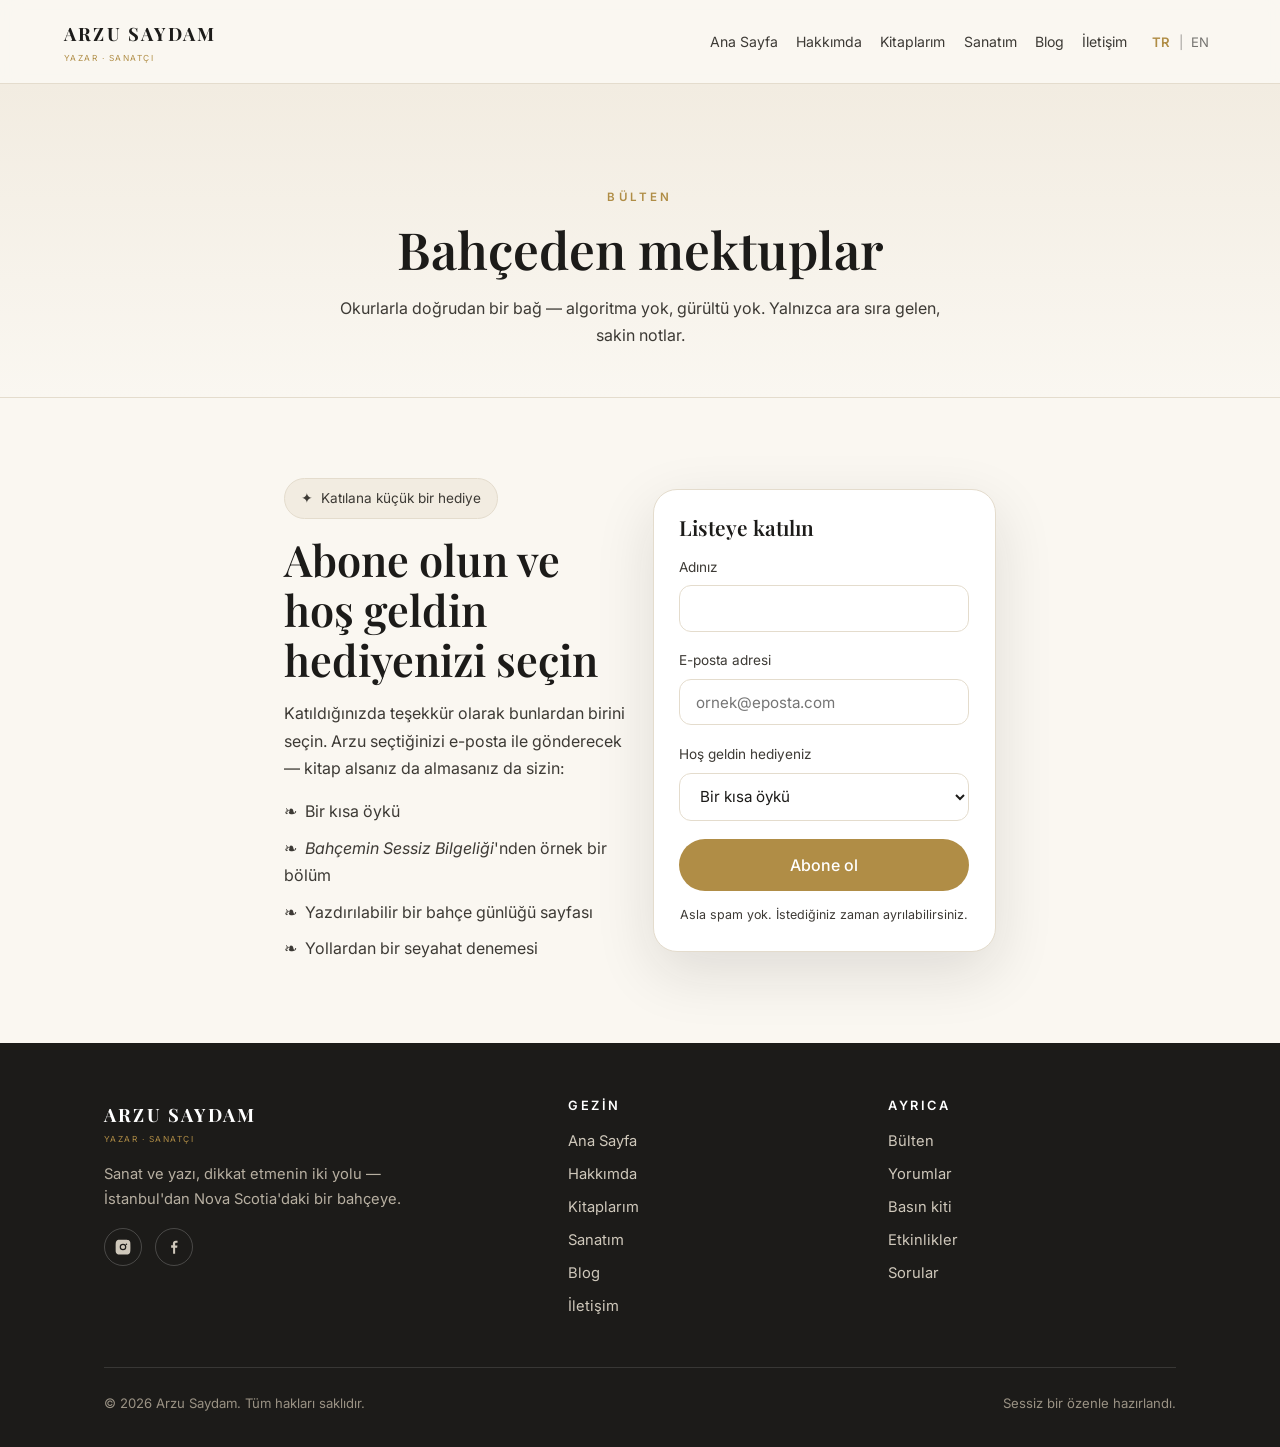
<file: newsletter.html>
<!DOCTYPE html>
<html lang="tr">
<head>
<script>
try{if(localStorage.getItem('lang')==='en'){document.documentElement.classList.add('lang-en');document.documentElement.lang='en';}}catch(e){}
</script>
<meta charset="UTF-8">
<meta name="viewport" content="width=device-width, initial-scale=1.0">
<title>Bülten — Arzu Saydam</title>
<meta name="description" content="Arzu Saydam'ın bültenine katılın — bahçeden aceleye getirmeyen notlar ve sizi karşılayan küçük bir hediye.">
<meta property="og:type" content="website">
<meta property="og:site_name" content="Arzu Saydam">
<meta property="og:title" content="Bülten — Arzu Saydam">
<meta property="og:description" content="Arzu Saydam'ın bültenine katılın — bahçeden aceleye getirmeyen notlar ve sizi karşılayan küçük bir hediye.">
<meta property="og:image" content="https://www.arzusaydamauthor.com/assets/og-image.jpg">
<meta property="og:image:width" content="1200">
<meta property="og:image:height" content="630">
<meta name="twitter:card" content="summary_large_image">
<meta name="twitter:title" content="Bülten — Arzu Saydam">
<meta name="twitter:description" content="Arzu Saydam'ın bültenine katılın — bahçeden aceleye getirmeyen notlar ve sizi karşılayan küçük bir hediye.">
<meta name="twitter:image" content="https://www.arzusaydamauthor.com/assets/og-image.jpg">

<link rel="canonical" href="https://www.arzusaydamauthor.com/newsletter.html">
<link rel="icon" href="assets/logo_square.png?v=2">
<link rel="preconnect" href="https://fonts.googleapis.com">
<link rel="preconnect" href="https://fonts.gstatic.com" crossorigin>
<link href="https://fonts.googleapis.com/css2?family=Inter:wght@400;500;600;700&family=Playfair+Display:ital,wght@0,500;0,600;1,500;1,600&display=swap" rel="stylesheet">
<link rel="stylesheet" href="styles.css">
</head>
<body data-page="newsletter">
<a class="skip-link" href="#main">Skip to content</a>
<div id="nav-slot"></div>

<main id="main">

<div class="page-head">
  <div class="section-tag"><span data-lang="tr">Bülten</span><span data-lang="en">Newsletter</span></div>
  <h1><span data-lang="tr">Bahçeden mektuplar</span><span data-lang="en">Letters from the garden</span></h1>
  <p><span data-lang="tr">Okurlarla doğrudan bir bağ — algoritma yok, gürültü yok. Yalnızca ara sıra gelen, sakin notlar.</span><span data-lang="en">A direct line to readers — no algorithms, no noise. Just occasional, unhurried notes.</span></p>
</div>

<section>
  <div class="narrow">
    <div class="grid grid-2" style="align-items:center">
      <div>
        <span class="gift" style="display:inline-flex;align-items:center;gap:0.5rem;background:var(--paper-2);border:1px solid var(--line);padding:0.5rem 1rem;border-radius:999px;font-size:0.85rem;margin-bottom:1rem;color:var(--ink-soft)">✦ <span data-lang="tr">Katılana küçük bir hediye</span><span data-lang="en">A free gift when you join</span></span>
        <h2 class="section-title"><span data-lang="tr">Abone olun ve hoş geldin hediyenizi seçin</span><span data-lang="en">Subscribe, and choose your welcome gift</span></h2>
        <p style="color:var(--ink-soft);margin:0.6rem 0 1rem"><span data-lang="tr">Katıldığınızda teşekkür olarak bunlardan birini seçin. Arzu seçtiğinizi e-posta ile gönderecek — kitap alsanız da almasanız da sizin:</span><span data-lang="en">When you join, choose one of these as a thank-you. Arzu will email your choice — yours to keep, whether or not you ever buy a book:</span></p>
        <ul style="list-style:none;color:var(--ink-soft);display:flex;flex-direction:column;gap:0.6rem">
          <li>❧&nbsp; <span data-lang="tr">Bir kısa öykü</span><span data-lang="en">A short story</span></li>
          <li>❧&nbsp; <span data-lang="tr"><em>Bahçemin Sessiz Bilgeliği</em>'nden örnek bir bölüm</span><span data-lang="en">A sample chapter of <em>Bahçemin Sessiz Bilgeliği</em></span></li>
          <li>❧&nbsp; <span data-lang="tr">Yazdırılabilir bir bahçe günlüğü sayfası</span><span data-lang="en">A printable garden-journal page</span></li>
          <li>❧&nbsp; <span data-lang="tr">Yollardan bir seyahat denemesi</span><span data-lang="en">A travel essay from the road</span></li>
        </ul>
      </div>

      <div class="card">
        <div class="body">
          <h3 style="margin-bottom:1rem"><span data-lang="tr">Listeye katılın</span><span data-lang="en">Join the list</span></h3>
          <form id="nl-form" data-form="newsletter" method="post" novalidate>
            <input type="hidden" name="access_key" value="2f3a28a9-919c-405b-8b5c-309c4fafdba7">
            <input type="hidden" name="subject" value="New gift signup – arzusaydamauthor.com">
            <input type="hidden" name="from_name" value="Arzu Saydam website">
            <input type="hidden" name="replyto" value="">
            <input type="hidden" name="language" value="">
            <input type="hidden" name="page_url" value="">
            <input type="hidden" name="gift" value="">
            <div class="hp" aria-hidden="true">
              <label for="nl-botcheck">Botcheck</label>
              <input id="nl-botcheck" type="checkbox" name="botcheck" tabindex="-1" autocomplete="off">
            </div>
            <div class="field"><label for="nl-name"><span data-lang="tr">Adınız</span><span data-lang="en">First name</span></label><input id="nl-name" name="name" type="text"></div>
            <div class="field"><label for="nl-email"><span data-lang="tr">E-posta adresi</span><span data-lang="en">Email address</span></label><input id="nl-email" name="email" type="email" required placeholder="ornek@eposta.com"></div>
            <div class="field"><label for="nl-gift"><span data-lang="tr">Hoş geldin hediyeniz</span><span data-lang="en">Your welcome gift</span></label>
              <select id="nl-gift" name="gift_id" required>
                <option value="story" data-label-tr="Bir kısa öykü" data-label-en="A short story">Bir kısa öykü</option>
                <option value="sample" data-label-tr="Örnek bir bölüm" data-label-en="A sample chapter">Örnek bir bölüm</option>
                <option value="journal" data-label-tr="Yazdırılabilir bahçe günlüğü sayfası" data-label-en="A printable garden-journal page">Yazdırılabilir bahçe günlüğü sayfası</option>
                <option value="travel" data-label-tr="Bir seyahat denemesi" data-label-en="A travel essay">Bir seyahat denemesi</option>
              </select>
            </div>
            <button type="submit" class="btn btn-gold btn-lg" style="width:100%"><span data-lang="tr">Abone ol</span><span data-lang="en">Subscribe</span></button>
            <p style="font-size:0.78rem;color:var(--ink-soft);margin-top:0.8rem;text-align:center"><span data-lang="tr">Asla spam yok. İstediğiniz zaman ayrılabilirsiniz.</span><span data-lang="en">No spam, ever. Unsubscribe anytime.</span></p>
            <p id="nl-form-status" class="form-status" role="alert" hidden></p>
          </form>
          <div id="nl-thanks" style="display:none;text-align:center;padding:1rem 0">
            <div style="font-size:2rem;color:var(--gold)">❧</div>
            <h3><span data-lang="tr">Bahçeye hoş geldiniz</span><span data-lang="en">Welcome to the garden</span></h3>
            <p style="color:var(--ink-soft)"><span data-lang="tr">Teşekkürler! Arzu hediyenizi yakında e-posta ile gönderecek.</span><span data-lang="en">Thank you! Arzu will send your gift by email soon.</span></p>
          </div>
        </div>
      </div>
    </div>
  </div>
</section>

</main>

<div id="footer-slot"></div>
<script src="partials.js"></script>
<script src="forms.js"></script>
</body>
</html>
</file>
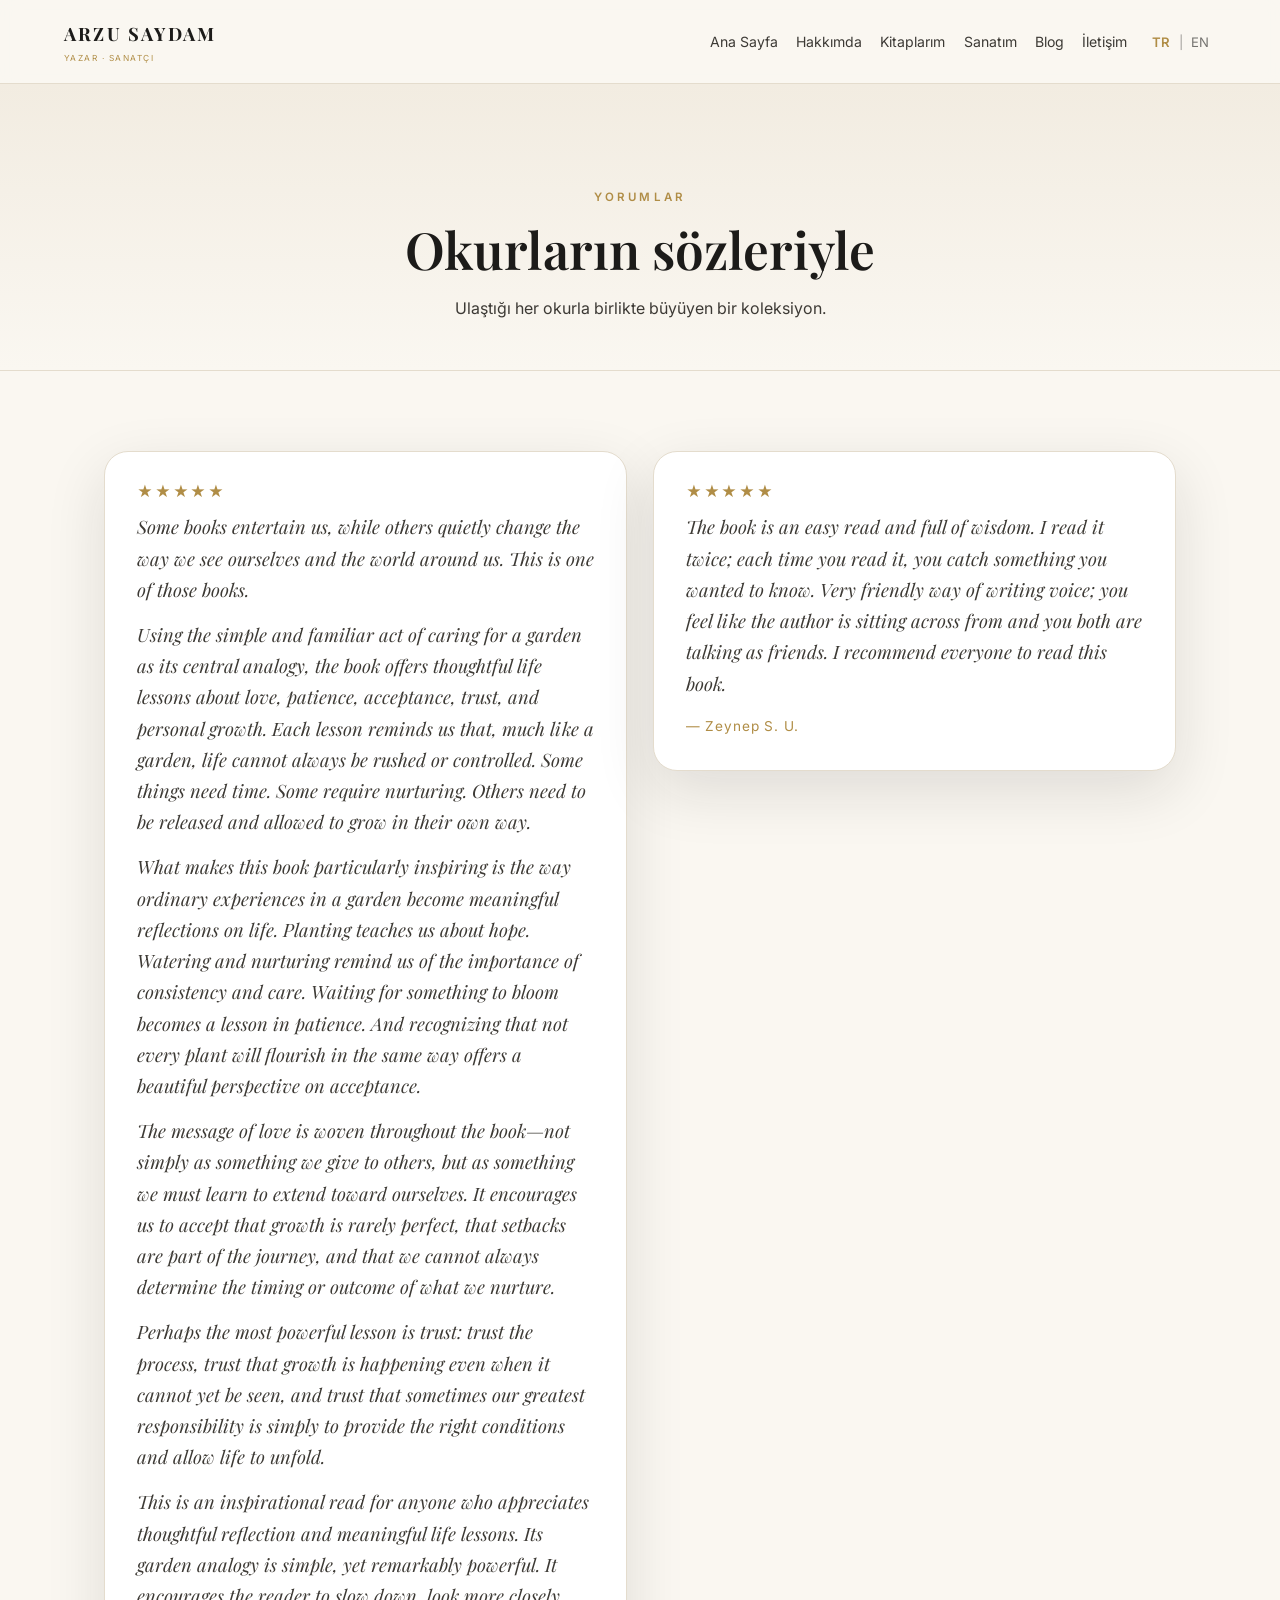
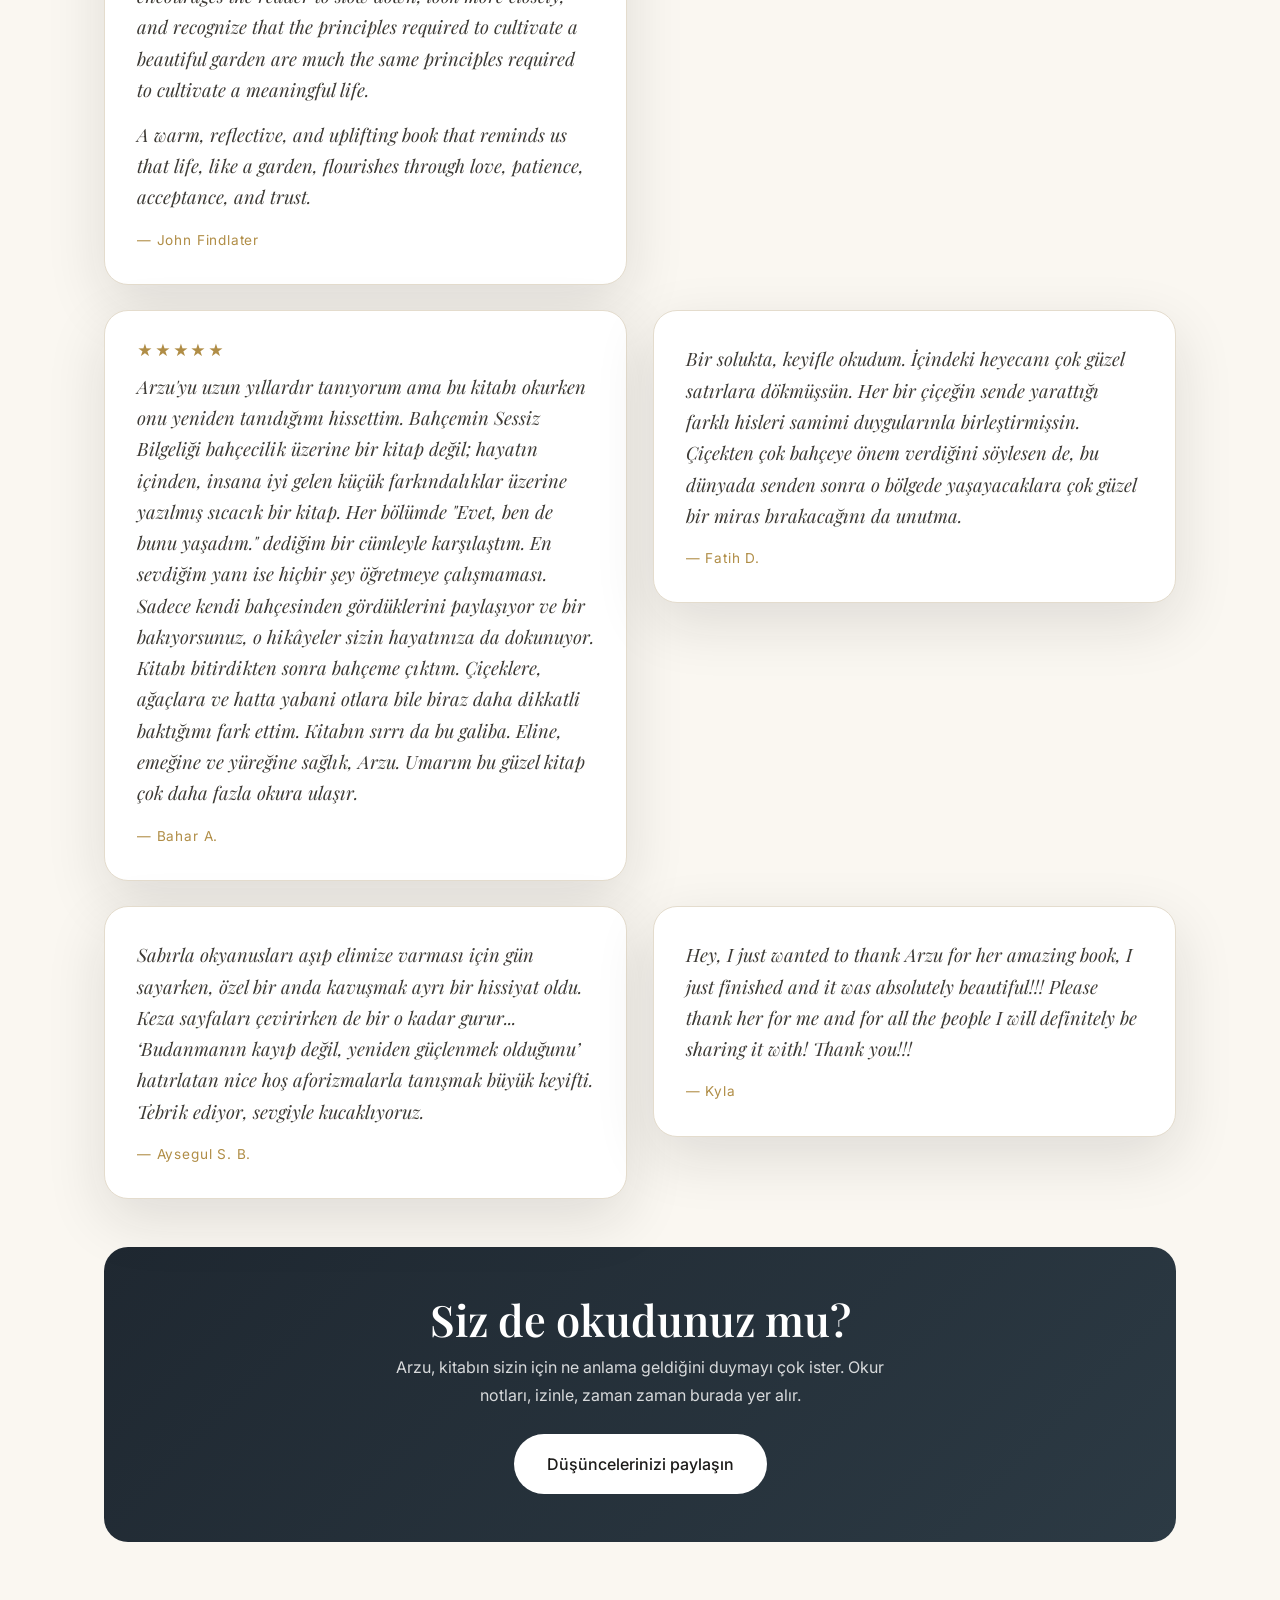
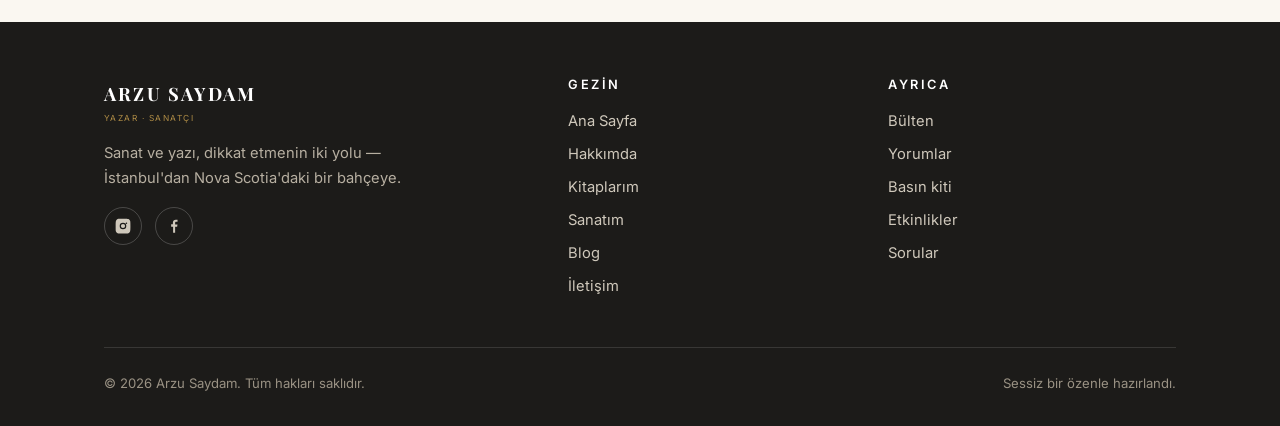
<file: testimonials.html>
<!DOCTYPE html>
<html lang="tr">
<head>
<script>
try{if(localStorage.getItem('lang')==='en'){document.documentElement.classList.add('lang-en');document.documentElement.lang='en';}}catch(e){}
</script>
<meta charset="UTF-8">
<meta name="viewport" content="width=device-width, initial-scale=1.0">
<title>Yorumlar — Arzu Saydam</title>
<meta name="description" content="Arzu Saydam'ın yazılarına okur yanıtları — zamanla büyüyen bir koleksiyon.">
<meta property="og:type" content="website">
<meta property="og:site_name" content="Arzu Saydam">
<meta property="og:title" content="Yorumlar — Arzu Saydam">
<meta property="og:description" content="Arzu Saydam'ın yazılarına okur yanıtları — zamanla büyüyen bir koleksiyon.">
<meta property="og:image" content="https://www.arzusaydamauthor.com/assets/og-image.jpg">
<meta property="og:image:width" content="1200">
<meta property="og:image:height" content="630">
<meta name="twitter:card" content="summary_large_image">
<meta name="twitter:title" content="Yorumlar — Arzu Saydam">
<meta name="twitter:description" content="Arzu Saydam'ın yazılarına okur yanıtları — zamanla büyüyen bir koleksiyon.">
<meta name="twitter:image" content="https://www.arzusaydamauthor.com/assets/og-image.jpg">

<link rel="canonical" href="https://www.arzusaydamauthor.com/testimonials.html">
<link rel="icon" href="assets/logo_square.png?v=2">
<link rel="preconnect" href="https://fonts.googleapis.com">
<link rel="preconnect" href="https://fonts.gstatic.com" crossorigin>
<link href="https://fonts.googleapis.com/css2?family=Inter:wght@400;500;600;700&family=Playfair+Display:ital,wght@0,500;0,600;1,500;1,600&display=swap" rel="stylesheet">
<link rel="stylesheet" href="styles.css">
</head>
<body data-page="testimonials">
<a class="skip-link" href="#main">Skip to content</a>
<div id="nav-slot"></div>

<main id="main">

<div class="page-head">
  <div class="section-tag"><span data-lang="tr">Yorumlar</span><span data-lang="en">Reviews</span></div>
  <h1><span data-lang="tr">Okurların sözleriyle</span><span data-lang="en">In readers' words</span></h1>
  <p><span data-lang="tr">Ulaştığı her okurla birlikte büyüyen bir koleksiyon.</span><span data-lang="en">A collection that grows with every reader it reaches.</span></p>
</div>

<section>
  <div class="wrap">
    <div class="grid grid-2">

      <div class="quote">
        <div class="stars" aria-label="5 stars">★★★★★</div>
        <div data-lang="tr">
          <p>Some books entertain us, while others quietly change the way we see ourselves and the world around us. This is one of those books.</p>
          <p>Using the simple and familiar act of caring for a garden as its central analogy, the book offers thoughtful life lessons about love, patience, acceptance, trust, and personal growth. Each lesson reminds us that, much like a garden, life cannot always be rushed or controlled. Some things need time. Some require nurturing. Others need to be released and allowed to grow in their own way.</p>
          <p>What makes this book particularly inspiring is the way ordinary experiences in a garden become meaningful reflections on life. Planting teaches us about hope. Watering and nurturing remind us of the importance of consistency and care. Waiting for something to bloom becomes a lesson in patience. And recognizing that not every plant will flourish in the same way offers a beautiful perspective on acceptance.</p>
          <p>The message of love is woven throughout the book—not simply as something we give to others, but as something we must learn to extend toward ourselves. It encourages us to accept that growth is rarely perfect, that setbacks are part of the journey, and that we cannot always determine the timing or outcome of what we nurture.</p>
          <p>Perhaps the most powerful lesson is trust: trust the process, trust that growth is happening even when it cannot yet be seen, and trust that sometimes our greatest responsibility is simply to provide the right conditions and allow life to unfold.</p>
          <p>This is an inspirational read for anyone who appreciates thoughtful reflection and meaningful life lessons. Its garden analogy is simple, yet remarkably powerful. It encourages the reader to slow down, look more closely, and recognize that the principles required to cultivate a beautiful garden are much the same principles required to cultivate a meaningful life.</p>
          <p>A warm, reflective, and uplifting book that reminds us that life, like a garden, flourishes through love, patience, acceptance, and trust.</p>
        </div>
        <div data-lang="en">
          <p>Some books entertain us, while others quietly change the way we see ourselves and the world around us. This is one of those books.</p>
          <p>Using the simple and familiar act of caring for a garden as its central analogy, the book offers thoughtful life lessons about love, patience, acceptance, trust, and personal growth. Each lesson reminds us that, much like a garden, life cannot always be rushed or controlled. Some things need time. Some require nurturing. Others need to be released and allowed to grow in their own way.</p>
          <p>What makes this book particularly inspiring is the way ordinary experiences in a garden become meaningful reflections on life. Planting teaches us about hope. Watering and nurturing remind us of the importance of consistency and care. Waiting for something to bloom becomes a lesson in patience. And recognizing that not every plant will flourish in the same way offers a beautiful perspective on acceptance.</p>
          <p>The message of love is woven throughout the book—not simply as something we give to others, but as something we must learn to extend toward ourselves. It encourages us to accept that growth is rarely perfect, that setbacks are part of the journey, and that we cannot always determine the timing or outcome of what we nurture.</p>
          <p>Perhaps the most powerful lesson is trust: trust the process, trust that growth is happening even when it cannot yet be seen, and trust that sometimes our greatest responsibility is simply to provide the right conditions and allow life to unfold.</p>
          <p>This is an inspirational read for anyone who appreciates thoughtful reflection and meaningful life lessons. Its garden analogy is simple, yet remarkably powerful. It encourages the reader to slow down, look more closely, and recognize that the principles required to cultivate a beautiful garden are much the same principles required to cultivate a meaningful life.</p>
          <p>A warm, reflective, and uplifting book that reminds us that life, like a garden, flourishes through love, patience, acceptance, and trust.</p>
        </div>
        <div class="by">— John Findlater</div>
      </div>

      <div class="quote">
        <div class="stars" aria-label="5 stars">★★★★★</div>
        <div data-lang="tr">
          <p>The book is an easy read and full of wisdom. I read it twice; each time you read it, you catch something you wanted to know. Very friendly way of writing voice; you feel like the author is sitting across from and you both are talking as friends. I recommend everyone to read this book.</p>
        </div>
        <div data-lang="en">
          <p>The book is an easy read and full of wisdom. I read it twice; each time you read it, you catch something you wanted to know. Very friendly way of writing voice; you feel like the author is sitting across from and you both are talking as friends. I recommend everyone to read this book.</p>
        </div>
        <div class="by">— Zeynep S. U.</div>
      </div>

      <div class="quote">
        <div class="stars" aria-label="5 stars">★★★★★</div>
        <div data-lang="tr">
          <p>Arzu'yu uzun yıllardır tanıyorum ama bu kitabı okurken onu yeniden tanıdığımı hissettim. Bahçemin Sessiz Bilgeliği bahçecilik üzerine bir kitap değil; hayatın içinden, insana iyi gelen küçük farkındalıklar üzerine yazılmış sıcacık bir kitap. Her bölümde "Evet, ben de bunu yaşadım." dediğim bir cümleyle karşılaştım. En sevdiğim yanı ise hiçbir şey öğretmeye çalışmaması. Sadece kendi bahçesinden gördüklerini paylaşıyor ve bir bakıyorsunuz, o hikâyeler sizin hayatınıza da dokunuyor. Kitabı bitirdikten sonra bahçeme çıktım. Çiçeklere, ağaçlara ve hatta yabani otlara bile biraz daha dikkatli baktığımı fark ettim. Kitabın sırrı da bu galiba. Eline, emeğine ve yüreğine sağlık, Arzu. Umarım bu güzel kitap çok daha fazla okura ulaşır.</p>
        </div>
        <div data-lang="en">
          <p>I've known Arzu for many years, but reading this book made me see another side of her. The Gentle Wisdom of My Garden isn't really about gardening; it's about life. Through simple stories from her garden, she shares reflections that made me pause, smile, and think about my own life. What I loved most is that the book never feels like it's trying to teach you anything. It simply invites you to slow down and notice the beauty and wisdom that's been there all along. When I finished the last page, I walked outside and found myself looking at nature a little differently. I think that's the magic of this book. I'm so happy to see Arzu share this with the world. It's a beautiful, comforting read, and I hope many people discover it.</p>
        </div>
        <div class="by">— Bahar A.</div>
      </div>

      <div class="quote">
        <div data-lang="tr">
          <p>Bir solukta, keyifle okudum. İçindeki heyecanı çok güzel satırlara dökmüşsün. Her bir çiçeğin sende yarattığı farklı hisleri samimi duygularınla birleştirmişsin. Çiçekten çok bahçeye önem verdiğini söylesen de, bu dünyada senden sonra o bölgede yaşayacaklara çok güzel bir miras bırakacağını da unutma.</p>
        </div>
        <div data-lang="en">
          <p>I read it in one sitting and enjoyed every page. You have expressed the excitement within you so beautifully. You have woven the different feelings each flower awakens in you together with such genuine emotion. Although you say that the garden matters to you more than the flowers themselves, don't forget that you are also leaving a beautiful legacy for those who will one day live there after you.</p>
        </div>
        <div class="by">— Fatih D.</div>
      </div>

      <div class="quote">
        <div data-lang="tr">
          <p>Sabırla okyanusları aşıp elimize varması için gün sayarken, özel bir anda kavuşmak ayrı bir hissiyat oldu. Keza sayfaları çevirirken de bir o kadar gurur... ‘Budanmanın kayıp değil, yeniden güçlenmek olduğunu’ hatırlatan nice hoş aforizmalarla tanışmak büyük keyifti. Tebrik ediyor, sevgiyle kucaklıyoruz.</p>
        </div>
        <div data-lang="en">
          <p>We counted the days, patiently waiting for the book to cross oceans and reach us. Receiving it at such a special moment brought a feeling all its own, and turning its pages filled us with just as much pride. It was a joy to discover so many beautiful reflections, including the reminder that ‘pruning is not a loss, but a way of growing stronger again.’ Congratulations. We embrace you with love.</p>
        </div>
        <div class="by">— Aysegul S. B.</div>
      </div>

      <div class="quote">
        <div data-lang="tr">
          <p>Hey, I just wanted to thank Arzu for her amazing book, I just finished and it was absolutely beautiful!!! Please thank her for me and for all the people I will definitely be sharing it with! Thank you!!!</p>
        </div>
        <div data-lang="en">
          <p>Hey, I just wanted to thank Arzu for her amazing book, I just finished and it was absolutely beautiful!!! Please thank her for me and for all the people I will definitely be sharing it with! Thank you!!!</p>
        </div>
        <div class="by">— Kyla</div>
      </div>

    </div>

    <div class="band" style="margin-top:3rem">
      <h2 class="section-title" style="margin-bottom:0.6rem"><span data-lang="tr">Siz de okudunuz mu?</span><span data-lang="en">Read it yourself?</span></h2>
      <p style="max-width:520px;margin:0 auto 1.6rem"><span data-lang="tr">Arzu, kitabın sizin için ne anlama geldiğini duymayı çok ister. Okur notları, izinle, zaman zaman burada yer alır.</span><span data-lang="en">Arzu would love to hear what the book meant to you. Reader notes sometimes appear here, with permission.</span></p>
      <a href="contact.html" class="btn btn-white btn-lg"><span data-lang="tr">Düşüncelerinizi paylaşın</span><span data-lang="en">Share your thoughts</span></a>
    </div>
  </div>
</section>

</main>

<div id="footer-slot"></div>
<script src="partials.js"></script>
</body>
</html>
</file>
<file: styles.css>
/* ========================================================================
   Arzu Saydam — Author Platform
   Shared stylesheet
   Palette drawn from the AS logo: warm gold, ink black, cream paper
   ======================================================================== */

:root {
  --gold: #b08d46;
  --gold-soft: #c8ad78;
  --ink: #1c1b19;
  --ink-soft: #3d3a35;
  --paper: #faf7f1;
  --paper-2: #f2ece1;
  --line: #e4dccd;
  --white: #ffffff;
  --shadow: 0 20px 60px rgba(28, 27, 25, 0.12);
  --radius: 1.5rem;
  --serif: 'Playfair Display', Georgia, 'Times New Roman', serif;
  --sans: 'Inter', -apple-system, BlinkMacSystemFont, 'Segoe UI', sans-serif;
}

* { margin: 0; padding: 0; box-sizing: border-box; }

/* ---------- Bilingual (Turkish default, English via toggle) ---------- */
html.lang-en [data-lang="tr"] { display: none !important; }
html:not(.lang-en) [data-lang="en"] { display: none !important; }
.lang-switch { display: inline-flex; align-items: center; gap: 2px; font-size: 0.82rem; }
.lang-switch button {
  background: none; border: none; cursor: pointer; color: inherit; font: inherit;
  padding: 2px 6px; border-radius: 6px; opacity: 0.6; letter-spacing: 0.04em;
}
.lang-switch button.active { opacity: 1; font-weight: 600; color: var(--gold); }
.on-dark .lang-switch button.active { color: #fff; }
.lang-switch .sep { opacity: 0.4; }

html { scroll-behavior: smooth; }

body {
  font-family: var(--sans);
  color: var(--ink);
  background: var(--paper);
  line-height: 1.7;
  -webkit-font-smoothing: antialiased;
}

h1, h2, h3, h4 { font-family: var(--serif); font-weight: 600; line-height: 1.15; color: var(--ink); }
a { color: inherit; text-decoration: none; }
img { display: block; max-width: 100%; }

.wrap { max-width: 1120px; margin: 0 auto; padding: 0 1.5rem; }
.narrow { max-width: 760px; margin: 0 auto; padding: 0 1.5rem; }
.measure { max-width: 52rem; margin: 0 auto; padding: 0 1.5rem; }
.books-block { padding: 4.25rem 0; }

/* ---------- Animations ---------- */
@keyframes fadeInUp {
  from { opacity: 0; transform: translateY(30px); }
  to   { opacity: 1; transform: translateY(0); }
}
.stagger { opacity: 0; animation: fadeInUp 0.9s ease-out forwards; }
.d1 { animation-delay: 0.15s; }
.d2 { animation-delay: 0.45s; }
.d3 { animation-delay: 0.8s; }
.d4 { animation-delay: 1.15s; }

/* ---------- Accessibility ---------- */
.skip-link {
  position: absolute; left: -9999px; top: 0; z-index: 100;
  background: var(--ink); color: #fff; padding: 0.8rem 1.4rem; border-radius: 0 0 10px 0;
  font-size: 0.9rem; font-weight: 600;
}
.skip-link:focus { left: 0; }

@media (prefers-reduced-motion: reduce) {
  .stagger { animation: none; opacity: 1; }
  html { scroll-behavior: auto; }
  * { animation-duration: 0.01ms !important; animation-iteration-count: 1 !important; transition-duration: 0.01ms !important; }
}

/* ---------- Top navigation ---------- */
.nav {
  position: sticky; top: 0; z-index: 50;
  background: rgba(250, 247, 241, 0.86);
  backdrop-filter: blur(10px);
  border-bottom: 1px solid var(--line);
}
.nav.on-dark {
  position: absolute; top: 0; left: 0; width: 100%;
  background: transparent; border-bottom: none; backdrop-filter: none;
}
.nav-inner {
  max-width: 1200px; margin: 0 auto; padding: 1.1rem 1.5rem;
  display: flex; align-items: center; justify-content: space-between; gap: 1rem;
}
.brand { display: flex; align-items: center; gap: 0.7rem; }
.brand .mark {
  font-family: var(--serif); font-weight: 700; letter-spacing: 0.12em;
  font-size: 1.15rem; text-transform: uppercase;
}
.brand .mark small { display: block; font-family: var(--sans); font-weight: 400;
  letter-spacing: 0.18em; font-size: 0.52rem; color: var(--gold); text-transform: uppercase; margin-top: 2px; }
.on-dark .brand .mark { color: #fff; }
.on-dark .brand .mark small { color: rgba(255,255,255,0.85); }

.menu { display: flex; align-items: center; gap: 1.15rem; list-style: none; }
.menu a { font-size: 0.88rem; color: var(--ink-soft); transition: color 0.2s; }
.menu a:hover, .menu a.active { color: var(--gold); }
.on-dark .menu a { color: rgba(255,255,255,0.9); }
.on-dark .menu a:hover, .on-dark .menu a.active { color: #fff; }

.btn {
  display: inline-block; font-family: var(--sans); font-size: 0.9rem; font-weight: 500;
  padding: 0.7rem 1.5rem; border-radius: 999px; cursor: pointer; border: 1px solid transparent;
  transition: transform 0.2s ease, background 0.2s ease, color 0.2s ease;
}
.btn:hover { transform: translateY(-1px); }
.btn-gold { background: var(--gold); color: #fff; }
.btn-gold:hover { background: #9a7a38; }
.btn-ghost { border-color: var(--line); color: var(--ink); background: transparent; }
.btn-ghost:hover { border-color: var(--gold); color: var(--gold); }
.btn-white { background: #fff; color: var(--ink); }
.btn-ghost-light { border-color: rgba(255,255,255,0.7); color: #fff; background: transparent; }
.btn-ghost-light:hover { border-color: #fff; color: #fff; }
.btn-lg { padding: 0.95rem 2rem; font-size: 1rem; }
.btn:focus-visible, .artwork-open:focus-visible, .menu a:focus-visible, .lightbox-close:focus-visible {
  outline: 2px solid var(--gold); outline-offset: 3px;
}

.nav-toggle { display: none; width: 44px; height: 44px; border: 1px solid var(--line);
  background: #fff; border-radius: 12px; cursor: pointer; align-items: center; justify-content: center; }
.on-dark .nav-toggle { background: rgba(255,255,255,0.15); border-color: rgba(255,255,255,0.4); }
.nav-toggle svg { width: 22px; height: 22px; }
.on-dark .nav-toggle svg { stroke: #fff; }

/* ---------- Hero ---------- */
.hero {
  position: relative; min-height: 92vh; display: flex; flex-direction: column;
  align-items: center; justify-content: center; text-align: center; overflow: hidden;
}

/* Full-bleed video hero */
.hero--video { background: #0d1b2a; justify-content: flex-end; padding-bottom: 3rem; min-height: 94vh; }
.hero--video .hero-video {
  position: absolute; inset: 0; width: 100%; height: 100%; object-fit: cover; z-index: 0;
  background: url('assets/hero-wax-poster.jpg') center/cover no-repeat;
}
.hero--garden .hero-video { background-image: url('assets/hero_poster.jpg'); }
.hero--video .v-scrim-top {
  position: absolute; top: 0; left: 0; width: 100%; height: 26%; z-index: 1; pointer-events: none;
  background: linear-gradient(180deg, rgba(10,20,35,0.5) 0%, rgba(10,20,35,0) 100%);
}
.hero--video .v-scrim-bottom {
  position: absolute; bottom: 0; left: 0; width: 100%; height: 55%; z-index: 1; pointer-events: none;
  background: linear-gradient(0deg, rgba(8,16,28,0.82) 0%, rgba(8,16,28,0.28) 50%, rgba(8,16,28,0) 100%);
}

.hero-content { position: relative; z-index: 6; margin-top: 1.2rem; padding: 0 1.5rem; }
.hero-role {
  letter-spacing: 0.16em; text-transform: uppercase; font-size: clamp(0.62rem, 2.5vw, 0.78rem); font-weight: 600;
  color: #f3ead6; margin: 0 auto 0.85rem; max-width: 36rem;
}
.hero-content h1 { color: #fff; font-size: clamp(2.15rem, 4.6vw, 3.45rem); max-width: 16em; margin-left: auto; margin-right: auto; text-shadow: 0 2px 24px rgba(0,0,0,0.25); }
.hero-content h1 em { font-style: italic; color: #fff; }
.hero-content p { color: rgba(255,255,255,0.95); font-size: 1.1rem; max-width: 560px; margin: 1rem auto 1.8rem;
  text-shadow: 0 1px 12px rgba(0,0,0,0.3); }
.hero-cta { display: flex; gap: 0.8rem; justify-content: center; flex-wrap: wrap; }

/* ---------- Sections ---------- */
section { padding: 5rem 0; }
.section-tag { font-family: var(--sans); letter-spacing: 0.28em; text-transform: uppercase;
  font-size: 0.72rem; color: var(--gold); font-weight: 600; margin-bottom: 0.8rem; }
.section-title { font-size: clamp(1.9rem, 4vw, 2.7rem); margin-bottom: 1rem; }
.lead { font-size: 1.15rem; color: var(--ink-soft); }
.center { text-align: center; }
.divider { width: 60px; height: 1px; background: var(--gold); margin: 1.2rem auto; position: relative; }
.divider::after { content: '✦'; position: absolute; top: -0.7rem; left: 50%; transform: translateX(-50%);
  color: var(--gold); font-size: 0.8rem; background: var(--paper); padding: 0 6px; }

.alt { background: var(--paper-2); }

/* ---------- Cards / grids ---------- */
.grid { display: grid; gap: 1.6rem; }
.grid-2 { grid-template-columns: repeat(2, 1fr); }
.grid-3 { grid-template-columns: repeat(3, 1fr); }
.card { background: #fff; border: 1px solid var(--line); border-radius: var(--radius); overflow: hidden;
  box-shadow: var(--shadow); transition: transform 0.25s ease, box-shadow 0.25s ease; }
.card:hover { transform: translateY(-4px); box-shadow: 0 30px 70px rgba(28,27,25,0.16); }
.card .body { padding: 1.6rem; }
.card h3 { font-size: 1.3rem; margin-bottom: 0.5rem; }
.card .meta { font-size: 0.78rem; letter-spacing: 0.16em; text-transform: uppercase; color: var(--gold); margin-bottom: 0.6rem; }
.card p { color: var(--ink-soft); font-size: 0.97rem; }
.card .thumb { aspect-ratio: 3/2; background: linear-gradient(135deg, var(--paper-2), var(--line)); }

/* Book layout */
.book { display: grid; grid-template-columns: 320px 1fr; gap: 3rem; align-items: start; }
.book-cover { border-radius: 12px; overflow: hidden; box-shadow: var(--shadow);
  aspect-ratio: 2/3; background: linear-gradient(160deg, #26303a, #121820); position: relative; }
.book-cover .cover-inner { position: absolute; inset: 0; display: flex; flex-direction: column;
  align-items: center; justify-content: center; text-align: center; padding: 1.4rem; color: #f3ead6; }
.book-cover .cover-inner .t { font-family: var(--serif); font-size: 1.5rem; line-height: 1.2; }
.book-cover .cover-inner .a { margin-top: auto; font-size: 0.72rem; letter-spacing: 0.24em; text-transform: uppercase; color: var(--gold-soft); }
.book-cover .cover-inner .leaf { font-size: 2rem; color: var(--gold-soft); margin-bottom: 0.8rem; }
.formats { display: flex; gap: 0.6rem; flex-wrap: wrap; margin: 1rem 0; }
.chip { font-size: 0.78rem; padding: 0.35rem 0.85rem; border: 1px solid var(--line); border-radius: 999px; color: var(--ink-soft); }
.sample { background: #fff; border: 1px solid var(--line); border-left: 3px solid var(--gold);
  border-radius: 12px; padding: 1.8rem 2rem; margin-top: 1.4rem; }
.sample p { color: var(--ink-soft); margin-bottom: 1rem; }
.sample p:first-of-type::first-letter { font-family: var(--serif); font-size: 3.2rem; float: left;
  line-height: 0.8; padding: 0.3rem 0.6rem 0 0; color: var(--gold); }

/* Quote / testimonial */
.quote { background: #fff; border: 1px solid var(--line); border-radius: var(--radius); padding: 2rem;
  box-shadow: var(--shadow); align-self: start; }
.quote p { font-family: var(--serif); font-style: italic; font-size: 1.15rem; color: var(--ink-soft); }
.quote p + p { margin-top: 0.85rem; }
.quote .stars { color: var(--gold); letter-spacing: 0.12em; font-size: 0.95rem; margin-bottom: 0.75rem;
  line-height: 1; }
.quote .by { font-family: var(--sans); font-style: normal; font-size: 0.85rem; color: var(--gold);
  margin-top: 1rem; letter-spacing: 0.06em; }

/* Forms */
.field { margin-bottom: 1.1rem; }
.field label { display: block; font-size: 0.85rem; margin-bottom: 0.4rem; color: var(--ink-soft); }
.field input, .field textarea, .field select {
  width: 100%; padding: 0.8rem 1rem; border: 1px solid var(--line); border-radius: 12px;
  font-family: var(--sans); font-size: 0.95rem; background: #fff; color: var(--ink); }
.field input:focus, .field textarea:focus, .field select:focus { outline: none; border-color: var(--gold); }
.btn:disabled { opacity: 0.65; cursor: wait; }
.form-status { color: var(--ink); font-size: 0.92rem; margin-top: 0.85rem; }
.hp { position: absolute; width: 1px; height: 1px; padding: 0; margin: -1px; overflow: hidden; clip: rect(0, 0, 0, 0); white-space: nowrap; border: 0; }

/* Newsletter band */
.band { background: linear-gradient(135deg, #1f2831, #2c3a44); color: #f3ead6; border-radius: var(--radius); padding: 3rem; text-align: center; }
.band h2 { color: #fff; }
.band p { color: rgba(255,255,255,0.82); }
.band .gift { display: inline-flex; align-items: center; gap: 0.5rem; background: rgba(255,255,255,0.1);
  border: 1px solid rgba(255,255,255,0.2); padding: 0.5rem 1rem; border-radius: 999px; font-size: 0.85rem; margin-bottom: 1.2rem; }

/* FAQ */
.faq details { background: #fff; border: 1px solid var(--line); border-radius: 14px; padding: 1.2rem 1.5rem; margin-bottom: 1rem; }
.faq summary { font-family: var(--serif); font-size: 1.15rem; cursor: pointer; list-style: none; display: flex; justify-content: space-between; align-items: center; }
.faq summary::-webkit-details-marker { display: none; }
.faq summary::after { content: '+'; color: var(--gold); font-size: 1.4rem; }
.faq details[open] summary::after { content: '–'; }
.faq details p { margin-top: 0.9rem; color: var(--ink-soft); }

/* Media kit downloads */
.dl { display: flex; align-items: center; justify-content: space-between; gap: 1rem;
  background: #fff; border: 1px solid var(--line); border-radius: 14px; padding: 1.1rem 1.4rem; margin-bottom: 0.8rem; }
.dl .n { font-weight: 500; }
.dl .s { font-size: 0.8rem; color: var(--ink-soft); }

/* ---------- Footer ---------- */
.footer { background: var(--ink); color: #cfc8bb; padding: 3.5rem 0 2rem; }
.footer a { color: #cfc8bb; }
.footer a:hover { color: #fff; }
.footer-grid { display: grid; grid-template-columns: 1.5fr 1fr 1fr; gap: 2rem; }
.footer h4 { color: #fff; font-family: var(--sans); font-size: 0.8rem; letter-spacing: 0.2em; text-transform: uppercase; margin-bottom: 1rem; }
.footer ul { list-style: none; }
.footer ul li { margin-bottom: 0.5rem; font-size: 0.92rem; }
.footer .brand .mark { color: #fff; }
.footer .socials { display: flex; gap: 0.8rem; margin-top: 1rem; }
.footer .socials a { width: 38px; height: 38px; border: 1px solid rgba(255,255,255,0.2); border-radius: 50%;
  display: flex; align-items: center; justify-content: center; }
.footer .socials svg { width: 18px; height: 18px; fill: #cfc8bb; }
.footer .socials a:hover { background: var(--gold); border-color: var(--gold); }
.footer .socials a:hover svg { fill: #fff; }
.footer-bottom { border-top: 1px solid rgba(255,255,255,0.12); margin-top: 2.5rem; padding-top: 1.5rem;
  font-size: 0.82rem; color: #9a9284; display: flex; justify-content: space-between; flex-wrap: wrap; gap: 0.6rem; }

/* ---------- Prose, books, profile, gallery ---------- */
.prose p { color: var(--ink-soft); margin: 0 0 1rem; }
.prose p:last-child { margin-bottom: 0; }
[hidden] { display: none !important; }

.role-line {
  letter-spacing: 0.14em; text-transform: uppercase; font-size: 0.78rem;
  font-weight: 600; color: var(--gold); margin-top: 0.85rem;
}

.book.book-feature,
.book.edition-row {
  grid-template-columns: 340px minmax(0, 1fr);
  gap: 2.75rem;
  align-items: start;
}
.book-feature h2, .edition-row h2 { font-size: clamp(1.55rem, 2.4vw, 2rem); line-height: 1.2; margin-top: 0.15rem; }
.edition-row + .edition-row { margin-top: 3.25rem; }
.feature-cover,
.edition-cover {
  width: 340px;
  max-width: 100%;
  position: relative;
  overflow: hidden;
  border-radius: 12px;
  box-shadow: var(--shadow);
}
/* Portrait book, about 2:3 — wide enough that it is not a thin tower. */
.feature-cover { aspect-ratio: 2 / 3; }
/* Landscape promo (tablet + book). Wider than the portrait so it is not squeezed tall. */
.edition-cover { aspect-ratio: 4 / 3; background: #f4efe6; }
.feature-cover img,
.edition-cover img {
  position: absolute;
  inset: 0;
  width: 100%;
  height: 100%;
  object-fit: cover;
  object-position: center;
  display: block;
  border-radius: 0;
  box-shadow: none;
}
.cover-natural {
  aspect-ratio: auto;
  overflow: visible;
  position: static;
  background: transparent;
  box-shadow: none;
}
.cover-natural picture,
.cover-natural .cover-link { display: block; }
.cover-natural img {
  position: static;
  inset: auto;
  width: 100%;
  height: auto;
  object-fit: contain;
  border-radius: 12px;
}
.wax-editions { display: flex; flex-direction: column; gap: 3.5rem; }
html:not(.lang-en) .wax-en { order: 2; }
html.lang-en .wax-tr { order: 2; }
.coming-soon { margin-top: 1.2rem; }
.edition-blurb { margin-top: 1.15rem; }
.edition-blurb h3 { font-family: var(--serif); font-size: 1.2rem; margin: 0 0 0.55rem; }
.edition-blurb p { color: var(--ink-soft); margin: 0 0 0.75rem; }
.foreword { margin-top: 0.4rem; }
.foreword summary { cursor: pointer; color: var(--gold); font-size: 0.85rem; letter-spacing: 0.12em; text-transform: uppercase; list-style: none; }
.foreword summary::-webkit-details-marker { display: none; }
.foreword p { margin-top: 0.8rem; }
.book:has(.wax-pair-media) { grid-template-columns: minmax(280px, 420px) minmax(0, 1fr); }
.wax-pair-media { max-width: 420px; margin: 0; }
.wax-pair-media img { width: 100%; height: auto; display: block; object-fit: contain; border-radius: 12px; }
.buy-row { display: flex; flex-wrap: wrap; gap: 0.7rem; margin-top: 1.35rem; }
.book-feature .back-cover { margin-top: 1rem; }
.book-feature .back-cover img { max-width: 340px; }
.shelf {
  display: grid; grid-template-columns: repeat(3, 1fr); gap: 1.4rem; align-items: stretch;
}
.book-card {
  background: #fff; border: 1px solid var(--line); border-radius: var(--radius);
  box-shadow: var(--shadow); display: flex; flex-direction: column; min-width: 0; height: 100%;
}
.cover-frame {
  aspect-ratio: 2 / 3; height: auto; position: relative;
  background: linear-gradient(180deg, var(--paper-2), #fff);
}
.cover-frame img {
  position: absolute; inset: 0.85rem; width: calc(100% - 1.7rem); height: calc(100% - 1.7rem);
  object-fit: contain; border-radius: 6px; box-shadow: 0 12px 28px rgba(28, 27, 25, 0.12);
}
.book-card .body { padding: 1.15rem 1.25rem 1.4rem; display: flex; flex-direction: column; gap: 0.75rem; flex: 1; }
.book-card h2 { font-size: 1.35rem; }
.book-card .sub { font-family: var(--serif); font-style: italic; color: var(--ink-soft); font-size: 0.98rem; }
.book-card p { color: var(--ink-soft); font-size: 0.95rem; }
.edition {
  font-size: 0.72rem; letter-spacing: 0.16em; text-transform: uppercase;
  color: var(--gold); font-weight: 600;
}
.book-card .formats { margin: 0; }
.book-card .buy { display: flex; flex-direction: column; gap: 0.5rem; margin-top: auto; }
.book-card .buy .btn { display: block; text-align: center; width: 100%; }
.meta-quiet { font-size: 0.8rem; color: var(--ink-soft); line-height: 1.55; }
.shelf-note { margin-top: 1.4rem; color: var(--ink-soft); font-size: 0.92rem; }
.back-cover { margin-top: 0.2rem; }
.back-cover summary {
  cursor: pointer; color: var(--gold); font-size: 0.9rem; list-style: none;
}
.back-cover summary::-webkit-details-marker { display: none; }
.back-cover img { margin-top: 0.8rem; border-radius: 8px; width: 100%; height: auto; }

.profile { display: grid; grid-template-columns: 260px 1fr; gap: 2.5rem; align-items: start; }
.profile-chips { margin-top: 1.4rem; }
.portrait { border-radius: 18px; overflow: hidden; box-shadow: var(--shadow); }
.portrait img { width: 100%; aspect-ratio: 4/5; object-fit: cover; }
.statement {
  margin-top: 2.6rem; padding: 1.5rem 1.5rem 1.5rem 1.35rem;
  border-left: 3px solid var(--gold); background: #fff; border-radius: 0 16px 16px 0;
}
.statement p { color: var(--ink-soft); margin: 0 0 0.85rem; }
.statement p:last-child { margin-bottom: 0; }

.gallery { display: grid; grid-template-columns: repeat(3, 1fr); gap: 1.3rem; }
.artwork-open {
  display: flex; flex-direction: column; width: 100%; text-align: left;
  background: #fff; border: 1px solid var(--line); border-radius: var(--radius);
  overflow: hidden; cursor: pointer; font: inherit; color: inherit; padding: 0;
  box-shadow: var(--shadow); transition: transform 0.25s ease, box-shadow 0.25s ease;
}
.artwork-open:hover { transform: translateY(-4px); box-shadow: 0 30px 70px rgba(28, 27, 25, 0.16); }
.artwork-frame {
  position: relative; display: block; aspect-ratio: 4/5;
  background:
    radial-gradient(circle at 18% 22%, rgba(176, 141, 70, 0.38), transparent 42%),
    radial-gradient(circle at 78% 74%, rgba(88, 58, 92, 0.2), transparent 46%),
    linear-gradient(165deg, #f6f0e4, #e4d7c4 55%, #d9c7b0);
}
.artwork-photo { width: 100%; height: 100%; object-fit: cover; }
.artwork-empty {
  position: absolute; inset: 0; display: flex; align-items: center; justify-content: center;
  text-align: center; padding: 1rem; letter-spacing: 0.14em; text-transform: uppercase;
  font-size: 0.72rem; font-weight: 600; color: var(--gold);
}
.artwork-frame:has(.artwork-photo:not([hidden])) .artwork-empty { display: none; }
.artwork-caption { display: block; padding: 1rem 1.1rem 1.15rem; }
.artwork-title { display: block; font-family: var(--serif); font-size: 1.15rem; font-weight: 600; }
.artwork-meta {
  display: flex; flex-wrap: wrap; gap: 0.35rem 0.7rem; margin-top: 0.35rem;
  font-size: 0.78rem; letter-spacing: 0.08em; text-transform: uppercase; color: var(--ink-soft);
}
.artwork.is-placeholder .artwork-title,
.artwork.is-placeholder .artwork-meta { color: #a39888; font-style: italic; letter-spacing: 0.04em; text-transform: none; }
.works-note {
  margin: 0 auto 1.8rem; max-width: 640px; text-align: center; color: var(--ink-soft);
}
.works-note code {
  font-family: ui-monospace, SFMono-Regular, Menlo, Consolas, monospace;
  font-size: 0.86em; color: var(--ink);
}

.lightbox {
  margin: auto; border: none; padding: 0; background: transparent;
  width: min(920px, calc(100vw - 2rem)); max-height: calc(100vh - 2rem);
}
.lightbox::backdrop { background: rgba(20, 16, 12, 0.72); }
.lightbox-panel {
  background: var(--paper); border-radius: 18px; overflow: hidden;
  display: grid; grid-template-columns: 1.15fr 0.85fr; position: relative;
  box-shadow: var(--shadow);
}
.lightbox-visual {
  min-height: 280px; background:
    radial-gradient(circle at 18% 22%, rgba(176, 141, 70, 0.38), transparent 42%),
    radial-gradient(circle at 78% 74%, rgba(88, 58, 92, 0.2), transparent 46%),
    linear-gradient(165deg, #f6f0e4, #e4d7c4);
  display: flex; align-items: center; justify-content: center;
}
.lightbox-photo { width: auto; height: auto; max-width: 100%; max-height: 82vh; object-fit: contain; background: transparent; }
.art-list { display: flex; flex-direction: column; gap: 3.5rem; max-width: 820px; margin: 0 auto; }
.art-figure { margin: 0 0 1rem; }
.art-open {
  display: block; width: 100%; max-width: 100%; margin: 0; padding: 0;
  border: 0; background: transparent; cursor: zoom-in;
}
.art-figure picture { display: block; width: 100%; }
.art-figure img { width: 100%; height: auto; max-width: 100%; object-fit: contain; display: block; }
.art-await { margin: 0; font-size: 0.78rem; letter-spacing: 0.12em; text-transform: uppercase; color: var(--gold); }
.art-work h3 { font-family: var(--serif); font-size: clamp(1.6rem, 3vw, 2.15rem); line-height: 1.2; margin: 0 0 0.35rem; }
.art-work .edition { margin-bottom: 0.75rem; }
.art-work > p:last-child { color: var(--ink-soft); margin: 0; }
.lightbox-empty {
  letter-spacing: 0.14em; text-transform: uppercase; font-size: 0.75rem;
  font-weight: 600; color: var(--gold); text-align: center; padding: 2rem;
}
.lightbox-copy { padding: 2rem 1.5rem 1.6rem; }
.lightbox-copy h2 { font-size: 1.7rem; margin: 0.4rem 0 0.8rem; }
.lightbox-specs { list-style: none; color: var(--ink-soft); font-size: 0.95rem; }
.lightbox-specs li { margin: 0.25rem 0; }
.lightbox-close {
  position: absolute; top: 0.7rem; right: 0.7rem; width: 40px; height: 40px;
  border-radius: 999px; border: 1px solid var(--line); background: #fff; cursor: pointer;
  font-size: 1.3rem; line-height: 1; color: var(--ink);
}

/* ---------- Page header (interior pages) ---------- */
.page-head { background: linear-gradient(180deg, var(--paper-2), var(--paper)); padding: 6.5rem 0 3rem; text-align: center; border-bottom: 1px solid var(--line); }
.page-head h1 { font-size: clamp(2.2rem, 5vw, 3.2rem); }
.page-head p { color: var(--ink-soft); max-width: 620px; margin: 1rem auto 0; }

/* ---------- Responsive ---------- */
@media (max-width: 1200px) {
  .menu { display: none; position: absolute; top: 68px; right: 1.5rem; flex-direction: column;
    background: #fff; border: 1px solid var(--line); border-radius: 16px; padding: 1rem 1.4rem;
    box-shadow: var(--shadow); min-width: 200px; align-items: flex-start; gap: 0.9rem; }
  .menu.open { display: flex; }
  .menu a { color: var(--ink-soft); }
  .on-dark .menu.open a { color: var(--ink-soft); }
  .on-dark .menu.open a:hover, .on-dark .menu.open a.active { color: var(--gold); }
  .on-dark .menu.open .lang-switch button { color: var(--ink-soft); }
  .on-dark .menu.open .lang-switch button.active { color: var(--gold); }
  .nav-toggle { display: flex; }
}
@media (max-width: 1080px) {
  .grid-3, .grid-2 { grid-template-columns: 1fr; }
  .gallery { grid-template-columns: 1fr 1fr; }
  .book { grid-template-columns: 1fr; }
  .book-cover { max-width: 280px; margin: 0 auto; }
  .profile { grid-template-columns: 220px 1fr; gap: 1.6rem; }
  .lightbox-panel { grid-template-columns: 1fr; }
  .footer-grid { grid-template-columns: 1fr 1fr; }
  .band { padding: 2rem 1.4rem; }
}
@media (max-width: 1080px) {
  .book.book-feature,
  .book.edition-row { grid-template-columns: 1fr; gap: 1.35rem; }
  .feature-cover,
  .edition-cover { width: min(340px, 100%); }
  .buy-row .btn { width: 100%; max-width: 22rem; }
}
@media (max-width: 680px) {
  .gallery, .profile, .footer-grid { grid-template-columns: 1fr; }
  .portrait { max-width: 280px; }
}
</file>
